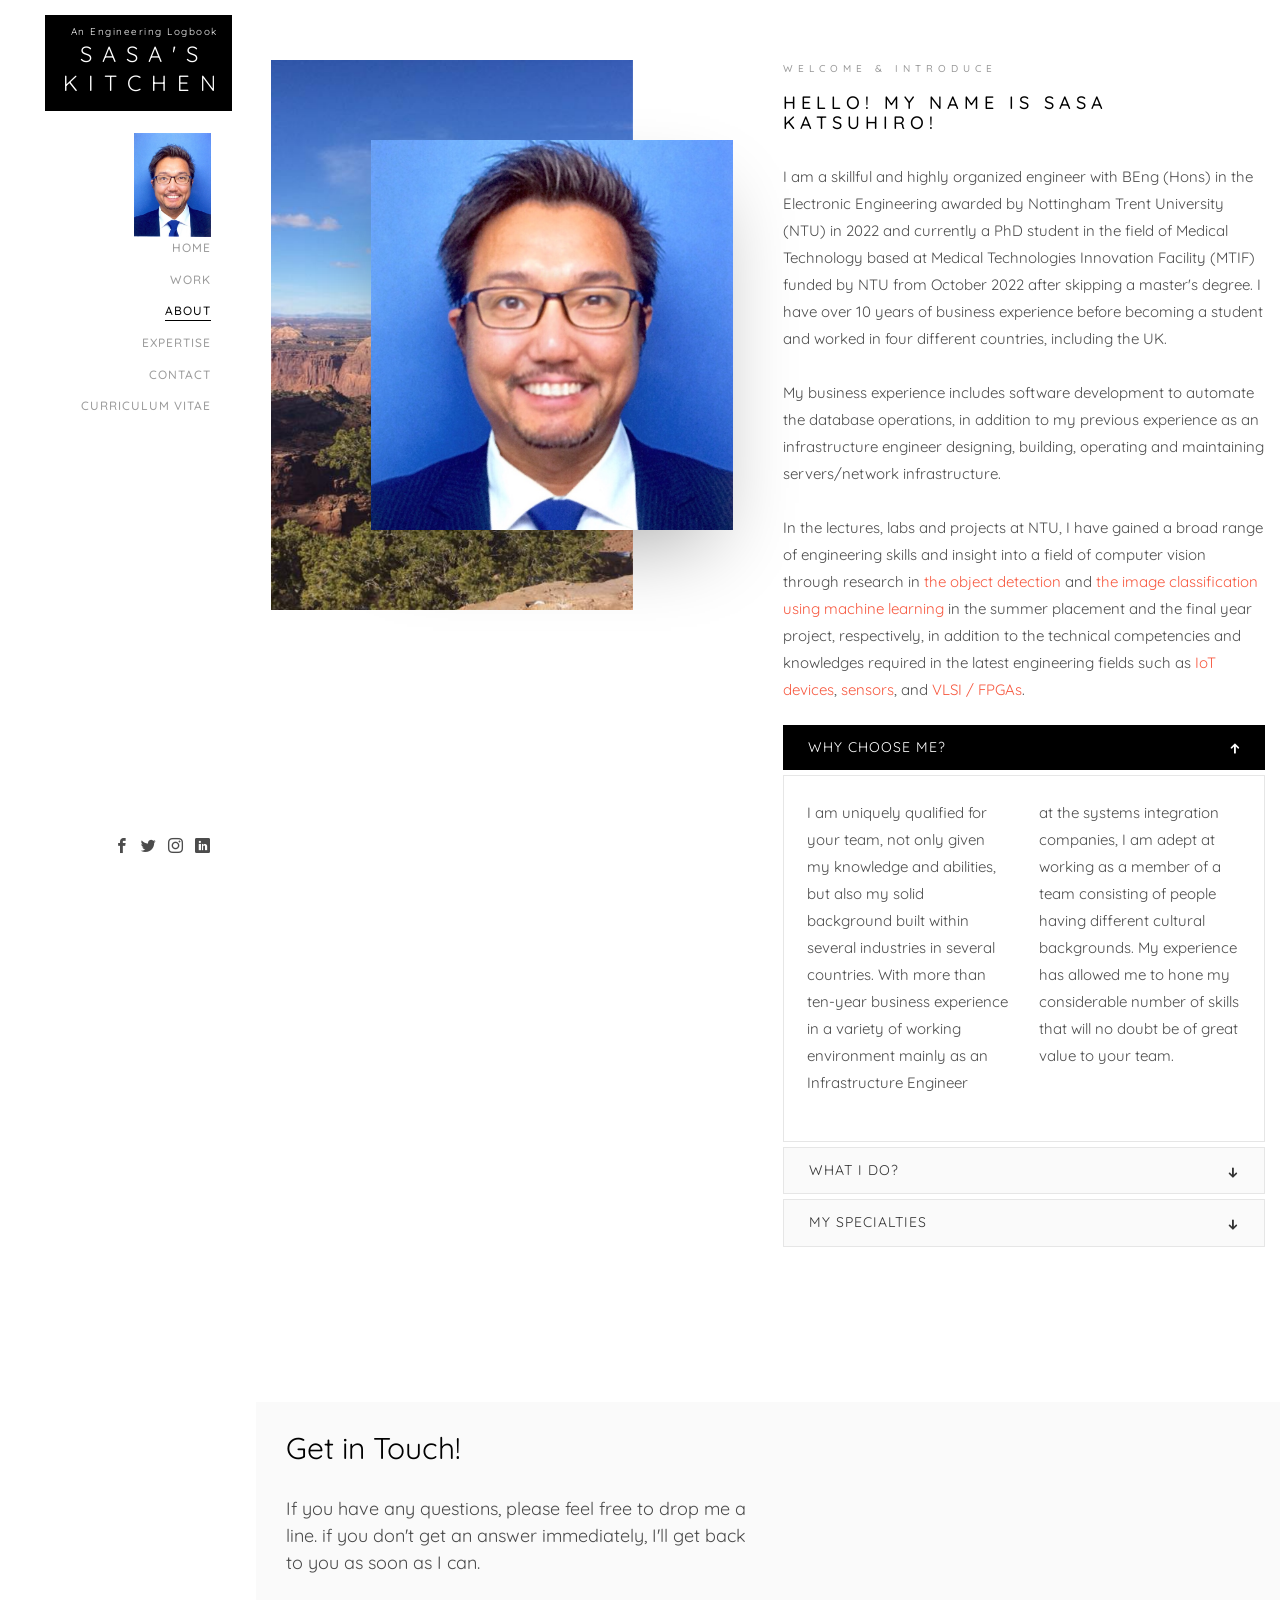
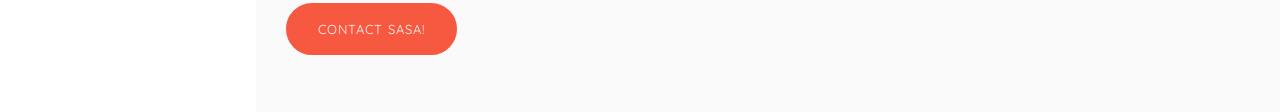
<file: about.html>
<!DOCTYPE HTML>
<html>
	<head>
	<meta charset="utf-8">
	<meta http-equiv="X-UA-Compatible" content="IE=edge">
	<title>About | Sasa's Kitchen</title>
	<meta name="viewport" content="width=device-width, initial-scale=1">
	<meta name="description" content="" />
	<meta name="keywords" content="" />
	<meta name="author" content="" />

  <!-- Facebook and Twitter integration -->
	<meta property="og:title" content=""/>
	<meta property="og:image" content=""/>
	<meta property="og:url" content=""/>
	<meta property="og:site_name" content=""/>
	<meta property="og:description" content=""/>
	<meta name="twitter:title" content="" />
	<meta name="twitter:image" content="" />
	<meta name="twitter:url" content="" />
	<meta name="twitter:card" content="" />

	<!-- Place favicon.ico and apple-touch-icon.png in the root directory -->
	<link rel="shortcut icon" href="favicon.ico?">

	<link href="https://fonts.googleapis.com/css?family=Quicksand:300,400,500,700" rel="stylesheet">
	
	<!-- Animate.css -->
	<link rel="stylesheet" href="css/animate.css">
	<!-- Icomoon Icon Fonts-->
	<link rel="stylesheet" href="css/icomoon.css">
	<!-- Bootstrap  -->
	<link rel="stylesheet" href="css/bootstrap.css">
	<!-- Flexslider  -->
	<link rel="stylesheet" href="css/flexslider.css">
	<!-- Theme style  -->
	<link rel="stylesheet" href="css/style.css">

	<!-- Modernizr JS -->
	<script src="js/modernizr-2.6.2.min.js"></script>
	<!-- FOR IE9 below -->
	<!--[if lt IE 9]>
	<script src="js/respond.min.js"></script>
	<![endif]-->

	</head>
	<body>
	<div id="colorlib-page">
		<a href="#" class="js-colorlib-nav-toggle colorlib-nav-toggle"><i></i></a>
		<aside id="colorlib-aside" role="complementary" class="border js-fullheight">
			<h1 id="colorlib-logo"><a href="index.html"><span style="font-size:45%;letter-spacing: 1.5px;text-transform:capitalize;">An Engineering Logbook</span><span>Sasa's</span><span>Kitchen</span></a></h1>
			<nav id="colorlib-main-menu" role="navigation">
				<ul>
					<a href="about.html"><img src="Sasa-Katsuhiro.jpg" width="77" height="104"></a>
					<li><a href="index.html">Home</a></li>
					<li><a href="work.html">Work</a></li>
					<li class="colorlib-active"><a href="about.html">About</a></li>
					<li><a href="expertise.html">Expertise</a></li>
					<!--<li><a href="blog.html">Blog</a></li>-->
					<li><a href="contact.html">Contact</a></li>
					<li><a href="data/Sasa_Katsuhiro_(Aug2020).pdf" target="_blank">Curriculum Vitae</a></li>
				</ul>
			</nav>

			<div class="colorlib-footer">
				<ul>
					<li><a href="https://www.facebook.com/katsuhiro.sasagaki"><i class="icon-facebook2"></i></a></li>
					<li><a href="https://twitter.com/ColoradoanPony"><i class="icon-twitter2"></i></a></li>
					<li><a href="https://www.instagram.com/sasagackiee/"><i class="icon-instagram"></i></a></li>
					<li><a href="https://www.linkedin.com/in/sasa-co/"><i class="icon-linkedin2"></i></a></li>
				</ul>
			</div>

		</aside>

		<div id="colorlib-main">
			<div class="colorlib-about">
				<div class="container-fluid">
					<div class="row">
						<div class="col-md-6">
							<div class="about-img animate-box" data-animate-effect="fadeInLeft" style="background-image: url(images/about_img_2.jpg);">
								<div class="about-img-2 animate-box" data-animate-effect="fadeInRight" style="background-image: url(images/about_img_3.jpg);"></div>
							</div>
						</div>
						<div class="col-md-6 animate-box" data-animate-effect="fadeInLeft">
							<div class="about-desc">
								<span class="heading-meta">Welcome &amp; Introduce</span>
								<h3>Hello! My name is Sasa Katsuhiro!</h3>
								<p>I am a skillful and highly organized engineer with BEng (Hons) in the Electronic Engineering awarded by Nottingham Trent University (NTU) in 2022 and currently a PhD student in the field of Medical Technology based at Medical Technologies Innovation Facility (MTIF) funded by NTU from October 2022 after skipping a master's degree. I have over 10 years of business experience before becoming a student and worked in four different countries, including the UK.
									
									<br><br>My business experience includes software development to automate the database operations, in addition to my previous experience as an infrastructure engineer designing, building, operating and maintaining servers/network infrastructure.
										
										<br><br>In the lectures, labs and projects at NTU, I have gained a broad range of engineering skills and insight into a field of computer vision through research in <a href="https://sasagackie.github.io/work/objectdetection.html" target="_blank" rel="noopener noreferrer">the object detection</a> and <a href="https://sasagackie.github.io/work/imageclassification.html" target="_blank" rel="noopener noreferrer">the image classification using machine learning</a> in the summer placement and the final year project, respectively, in addition to the technical competencies and knowledges required in the latest engineering fields such as <a href="https://v3.pebblepad.co.uk/spa/#/public/sHtWwMyyjW9y4MqWh3wqrg65Gy?historyId=tdmeTkyI6L&pageId=sHtWwMyyjW9y5fwtM55zdf6prW" target="_blank" rel="noopener noreferrer">IoT devices</a>, <a href="https://v3.pebblepad.co.uk/spa/#/public/sHtWwMyyjW9y4MqWh3wqrg65Gy?historyId=tdmeTkyI6L&pageId=sHtWwMyyjW9y5hkWtrMknp33kr" target="_blank" rel="noopener noreferrer">sensors</a>, and <a href="https://v3.pebblepad.co.uk/spa/#/public/sHtWwMyyjW9y4MqWh3wqrg65Gy?historyId=tdmeTkyI6L&pageId=sHtWwMyyjW9y55p4W8b9znp9HZ" target="_blank" rel="noopener noreferrer">VLSI / FPGAs</a>.
									</p>
							</div>
							<div class="fancy-collapse-panel">
								<div class="panel-group" id="accordion" role="tablist" aria-multiselectable="true">
									<div class="panel panel-default">
									    <div class="panel-heading" role="tab" id="headingOne">
									        <h4 class="panel-title">
									            <a data-toggle="collapse" data-parent="#accordion" href="#collapseOne" aria-expanded="true" aria-controls="collapseOne">Why choose me?
									            </a>
									        </h4>
									    </div>
									    <div id="collapseOne" class="panel-collapse collapse in" role="tabpanel" aria-labelledby="headingOne">
									         <div class="panel-body">
									            <div class="row">
										      		<div class="col-md-6">
										      			<p>I am uniquely qualified for your team, not only given my knowledge and abilities, 
															  but also my solid background built within several industries in several countries. 
															  With more than ten-year business experience in a variety of working environment mainly as 
															  an Infrastructure Engineer </p>
										      		</div>
										      		<div class="col-md-6">
										      			<p>  at the systems integration companies, I am adept at working as a member of a team consisting of people having different cultural backgrounds. 
															  My experience has allowed me to hone my considerable number of skills that will no doubt be of great value to your team.</p>
										      		</div>
										      	</div>
									         </div>
									    </div>
									</div>
									<div class="panel panel-default">
									    <div class="panel-heading" role="tab" id="headingTwo">
									        <h4 class="panel-title">
									            <a class="collapsed" data-toggle="collapse" data-parent="#accordion" href="#collapseTwo" aria-expanded="false" aria-controls="collapseTwo">What I do?
									            </a>
									        </h4>
									    </div>
									    <div id="collapseTwo" class="panel-collapse collapse" role="tabpanel" aria-labelledby="headingTwo">
									        <div class="panel-body">
									            <p>My expertise can be classified into <strong>6 categories</strong>:</p>
													<ul>
														<li>Coding Skill</li>
														<li>Circuit Design</li>
														<li>Object Detection w/ M.L.</li>
														<li>Network Design</li>
														<li>3D Modeling</li>
														<li>Servers Configurations</li>
													</ul>
									        </div>
									    </div>
									</div>
									<div class="panel panel-default">
									    <div class="panel-heading" role="tab" id="headingThree">
									        <h4 class="panel-title">
									            <a class="collapsed" data-toggle="collapse" data-parent="#accordion" href="#collapseThree" aria-expanded="false" aria-controls="collapseThree">My Specialties
									            </a>
									        </h4>
									    </div>
									    <div id="collapseThree" class="panel-collapse collapse" role="tabpanel" aria-labelledby="headingThree">
									        <div class="panel-body">
												<p>I am currently a Ph.D. candidate working on a 3-year project developing a smart wearable dressing with nano-printed sensors for patients with chronic wounds.
													The project is run by Nottingham Trent University, Nottingham University Hospital, and a partner company.	
									        </div>
									    </div>
									</div>
								</div>
							</div>
						</div>
					</div>
				</div>
			</div>

			

			<div id="get-in-touch" class="colorlib-bg-color">
				<div class="colorlib-narrow-content">
					<div class="row">
						<div class="col-md-6 animate-box" data-animate-effect="fadeInLeft">
							<h2>Get in Touch!</h2>
						</div>
					</div>
					<div class="row">
						<div class="col-md-6 col-md-offset-3 col-md-pull-3 animate-box" data-animate-effect="fadeInLeft">
							<p class="colorlib-lead">If you have any questions, please feel free to drop me a line.
								if you don't get an answer immediately, I'll get back to you as soon as I can.</p>
							<p><a href="https://sasagackie.github.io/contact.html" class="btn btn-primary btn-learn">Contact Sasa!</a></p>
						</div>
						
					</div>
				</div>
			</div>
		</div>
	</div>

	<!-- jQuery -->
	<script src="js/jquery.min.js"></script>
	<!-- jQuery Easing -->
	<script src="js/jquery.easing.1.3.js"></script>
	<!-- Bootstrap -->
	<script src="js/bootstrap.min.js"></script>
	<!-- Waypoints -->
	<script src="js/jquery.waypoints.min.js"></script>
	<!-- Flexslider -->
	<script src="js/jquery.flexslider-min.js"></script>
	<!-- Sticky Kit -->
	<script src="js/sticky-kit.min.js"></script>
	
	
	<!-- MAIN JS -->
	<script src="js/main.js"></script>

	</body>
</html>
</file>
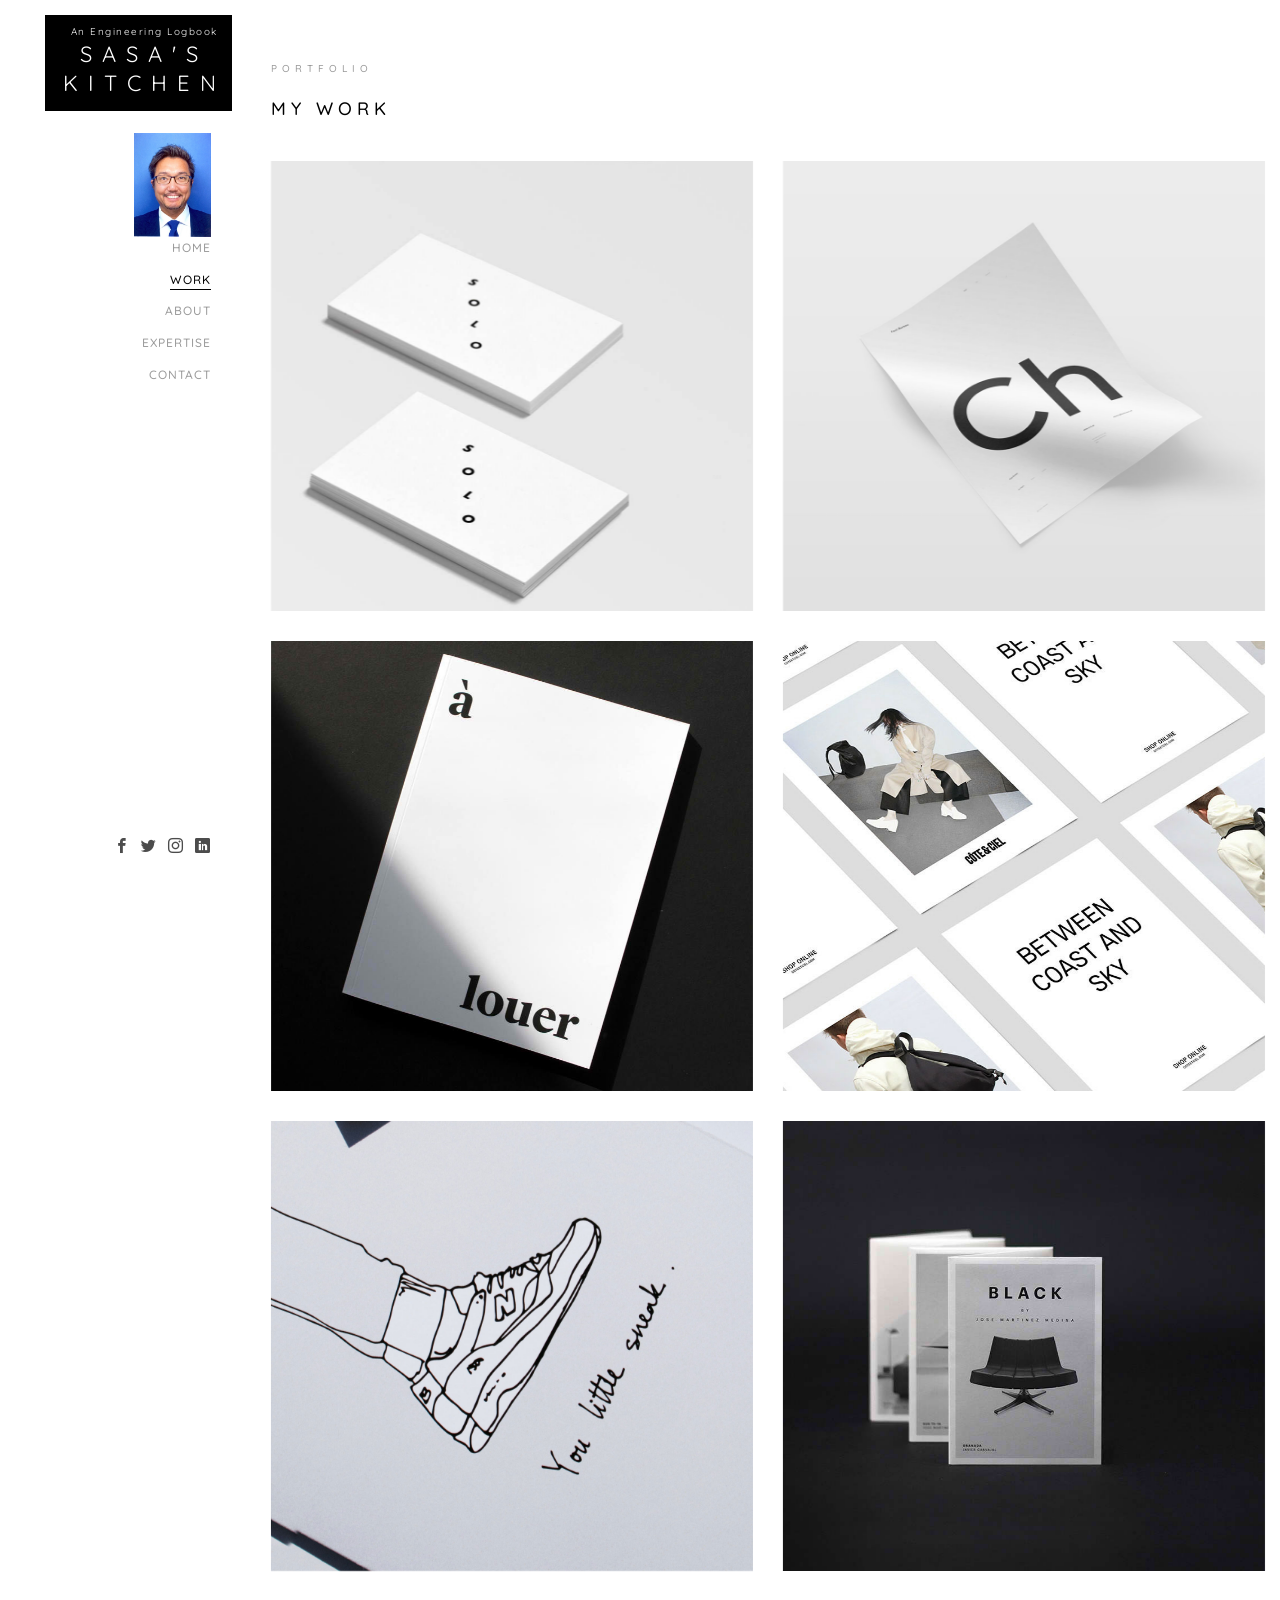
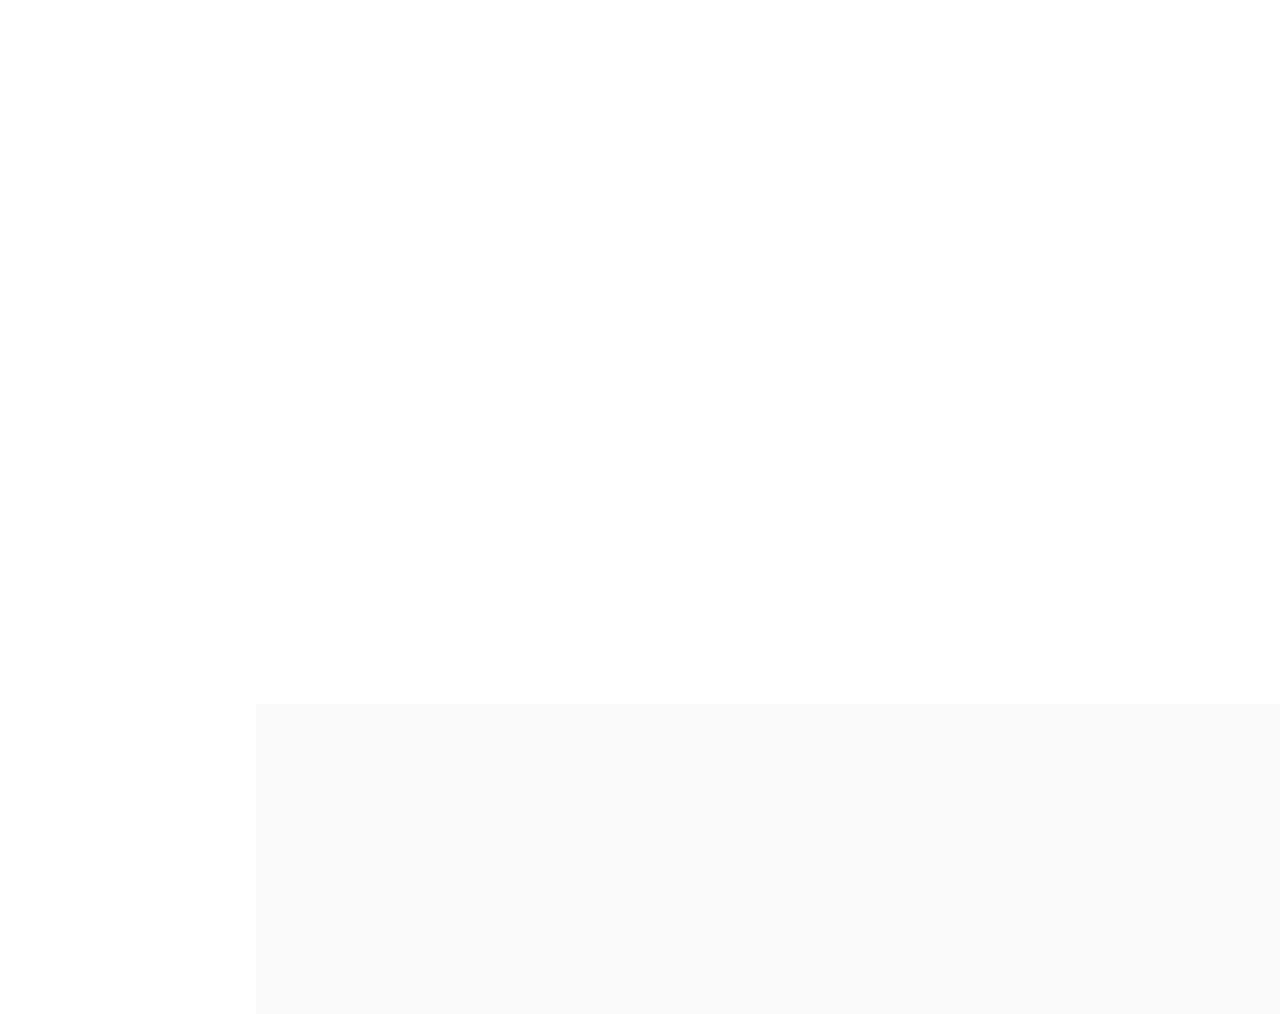
<file: blog.html>
<!DOCTYPE HTML>
<html>
	<head>
	<meta charset="utf-8">
	<meta http-equiv="X-UA-Compatible" content="IE=edge">
	<title>Work | Sasa's Kitchen</title>
	<meta name="viewport" content="width=device-width, initial-scale=1">
	<meta name="description" content="" />
	<meta name="keywords" content="" />
	<meta name="author" content="" />

  <!-- Facebook and Twitter integration -->
	<meta property="og:title" content=""/>
	<meta property="og:image" content=""/>
	<meta property="og:url" content=""/>
	<meta property="og:site_name" content=""/>
	<meta property="og:description" content=""/>
	<meta name="twitter:title" content="" />
	<meta name="twitter:image" content="" />
	<meta name="twitter:url" content="" />
	<meta name="twitter:card" content="" />

	<!-- Place favicon.ico and apple-touch-icon.png in the root directory -->
	<link rel="shortcut icon" href="favicon.ico?">

	<link href="https://fonts.googleapis.com/css?family=Quicksand:300,400,500,700" rel="stylesheet">
	
	<!-- Animate.css -->
	<link rel="stylesheet" href="css/animate.css">
	<!-- Icomoon Icon Fonts-->
	<link rel="stylesheet" href="css/icomoon.css">
	<!-- Bootstrap  -->
	<link rel="stylesheet" href="css/bootstrap.css">
	<!-- Flexslider  -->
	<link rel="stylesheet" href="css/flexslider.css">
	<!-- Theme style  -->
	<link rel="stylesheet" href="css/style.css">

	<!-- Modernizr JS -->
	<script src="js/modernizr-2.6.2.min.js"></script>
	<!-- FOR IE9 below -->
	<!--[if lt IE 9]>
	<script src="js/respond.min.js"></script>
	<![endif]-->

	</head>
	<body>
	<div id="colorlib-page">
		<a href="#" class="js-colorlib-nav-toggle colorlib-nav-toggle"><i></i></a>
		<aside id="colorlib-aside" role="complementary" class="border js-fullheight">
			<h1 id="colorlib-logo"><a href="index.html"><span style="font-size:45%;letter-spacing: 1.5px;text-transform:capitalize;">An Engineering Logbook</span><span>Sasa's</span><span>Kitchen</span></a></h1>
			<nav id="colorlib-main-menu" role="navigation">
				<ul>
					<a href="about.html"><img src="Sasa-Katsuhiro.jpg" width="77" height="104"></a>
					<li><a href="index.html">Home</a></li>
					<li class="colorlib-active"><a href="work.html">Work</a></li>
					<li><a href="about.html">About</a></li>
					<li><a href="expertise.html">Expertise</a></li>
					<!--<li><a href="blog.html">Blog</a></li>-->
					<li><a href="contact.html">Contact</a></li>
				</ul>
			</nav>

			<div class="colorlib-footer">
				<ul>
					<li><a href="https://www.facebook.com/katsuhiro.sasagaki"><i class="icon-facebook2"></i></a></li>
					<li><a href="https://twitter.com/ColoradoanPony"><i class="icon-twitter2"></i></a></li>
					<li><a href="https://www.instagram.com/sasagackiee/"><i class="icon-instagram"></i></a></li>
					<li><a href="https://www.linkedin.com/in/sasa-co/"><i class="icon-linkedin2"></i></a></li>
				</ul>
			</div>

		</aside>

		<div id="colorlib-main">

			<div class="colorlib-work">
				<div class="container-fluid">
					<div class="row">
						<div class="col-md-6 col-md-offset-3 col-md-pull-3">
							<span class="heading-meta">Portfolio</span>
							<h2 class="colorlib-heading animate-box" data-animate-effect="fadeInLeft">My Work</h2>
						</div>
					</div>
					<div class="row">
						<div class="col-md-6 animate-box" data-animate-effect="fadeInLeft">
							<div class="project" style="background-image: url(images/work-1.jpg);">
								<div class="desc">
									<div class="con">
										<h3><a href="work-single.html">Work 01</a></h3>
										<span>Branding, Ilustration</span>
										<p class="icon">
											<span><a href="#"><i class="icon-share3"></i></a></span>
											<span><a href="#"><i class="icon-eye"></i> 100</a></span>
											<span><a href="#"><i class="icon-heart"></i> 49</a></span>
										</p>
									</div>
								</div>
							</div>
						</div>
						<div class="col-md-6 animate-box" data-animate-effect="fadeInLeft">
							<div class="project" style="background-image: url(images/work-2.jpg);">
								<div class="desc">
									<div class="con">
										<h3><a href="work-single.html">Work 02</a></h3>
										<span>Logo, Web, Branding</span>
										<p class="icon">
											<span><a href="#"><i class="icon-share3"></i></a></span>
											<span><a href="#"><i class="icon-eye"></i> 100</a></span>
											<span><a href="#"><i class="icon-heart"></i> 49</a></span>
										</p>
									</div>
								</div>
							</div>
						</div>
						<div class="col-md-6 animate-box" data-animate-effect="fadeInLeft">
							<div class="project" style="background-image: url(images/work-3.jpg);">
								<div class="desc">
									<div class="con">
										<h3><a href="work-single.html">Work 03</a></h3>
										<span>Illustration, Logo</span>
										<p class="icon">
											<span><a href="#"><i class="icon-share3"></i></a></span>
											<span><a href="#"><i class="icon-eye"></i> 100</a></span>
											<span><a href="#"><i class="icon-heart"></i> 49</a></span>
										</p>
									</div>
								</div>
							</div>
						</div>
						<div class="col-md-6 animate-box" data-animate-effect="fadeInLeft">
							<div class="project" style="background-image: url(images/work-4.jpg);">
								<div class="desc">
									<div class="con">
										<h3><a href="work-single.html">Work 04</a></h3>
										<span>Web, Logo, Branding</span>
										<p class="icon">
											<span><a href="#"><i class="icon-share3"></i></a></span>
											<span><a href="#"><i class="icon-eye"></i> 100</a></span>
											<span><a href="#"><i class="icon-heart"></i> 49</a></span>
										</p>
									</div>
								</div>
							</div>
						</div>
						<div class="col-md-6 animate-box" data-animate-effect="fadeInLeft">
							<div class="project" style="background-image: url(images/work-5.jpg);">
								<div class="desc">
									<div class="con">
										<h3><a href="work-single.html">Work 05</a></h3>
										<span>Illustration, Logo</span>
										<p class="icon">
											<span><a href="#"><i class="icon-share3"></i></a></span>
											<span><a href="#"><i class="icon-eye"></i> 100</a></span>
											<span><a href="#"><i class="icon-heart"></i> 49</a></span>
										</p>
									</div>
								</div>
							</div>
						</div>
						<div class="col-md-6 animate-box" data-animate-effect="fadeInLeft">
							<div class="project" style="background-image: url(images/work-6.jpg);">
								<div class="desc">
									<div class="con">
										<h3><a href="work-single.html">Work 06</a></h3>
										<span>Web, Logo, Branding</span>
										<p class="icon">
											<span><a href="#"><i class="icon-share3"></i></a></span>
											<span><a href="#"><i class="icon-eye"></i> 100</a></span>
											<span><a href="#"><i class="icon-heart"></i> 49</a></span>
										</p>
									</div>
								</div>
							</div>
						</div>
						<div class="col-md-6 animate-box" data-animate-effect="fadeInLeft">
							<div class="project" style="background-image: url(images/work-7.jpg);">
								<div class="desc">
									<div class="con">
										<h3><a href="work-single.html">Work 07</a></h3>
										<span>Illustration, Logo</span>
										<p class="icon">
											<span><a href="#"><i class="icon-share3"></i></a></span>
											<span><a href="#"><i class="icon-eye"></i> 100</a></span>
											<span><a href="#"><i class="icon-heart"></i> 49</a></span>
										</p>
									</div>
								</div>
							</div>
						</div>
						<div class="col-md-6 animate-box" data-animate-effect="fadeInLeft">
							<div class="project" style="background-image: url(images/work-8.jpg);">
								<div class="desc">
									<div class="con">
										<h3><a href="work-single.html">Work 08</a></h3>
										<span>Web, Logo, Branding</span>
										<p class="icon">
											<span><a href="#"><i class="icon-share3"></i></a></span>
											<span><a href="#"><i class="icon-eye"></i> 100</a></span>
											<span><a href="#"><i class="icon-heart"></i> 49</a></span>
										</p>
									</div>
								</div>
							</div>
						</div>
					</div>
					<div class="row">
						<div class="col-md-12 animate-box" data-animate-effect="fadeInLeft">
							<ul class="pagination">
								<li class="disabled"><a href="#">&laquo;</a></li>
								<li class="active"><a href="#">1</a></li>
								<li><a href="#">2</a></li>
								<li><a href="#">3</a></li>
								<li><a href="#">4</a></li>
								<li><a href="#">&raquo;</a></li>
							</ul>
						</div>
					</div>
				</div>
			</div>

			<div id="get-in-touch" class="colorlib-bg-color">
				<div class="colorlib-narrow-content">
					<div class="row">
						<div class="col-md-6 animate-box" data-animate-effect="fadeInLeft">
							<h2>Get in Touch!</h2>
						</div>
					</div>
					<div class="row">
						<div class="col-md-6 col-md-offset-3 col-md-pull-3 animate-box" data-animate-effect="fadeInLeft">
							<p class="colorlib-lead">If you have any questions, please feel free to drop me a line.
								if you don't get an answer immediately, I'll get back to you as soon as I can.</p>
							<p><a href="https://sasagackie.github.io/contact.html" class="btn btn-primary btn-learn">Contact Sasa!</a></p>
						</div>
						
					</div>
				</div>
			</div>
		</div>
	</div>

	<!-- jQuery -->
	<script src="js/jquery.min.js"></script>
	<!-- jQuery Easing -->
	<script src="js/jquery.easing.1.3.js"></script>
	<!-- Bootstrap -->
	<script src="js/bootstrap.min.js"></script>
	<!-- Waypoints -->
	<script src="js/jquery.waypoints.min.js"></script>
	<!-- Flexslider -->
	<script src="js/jquery.flexslider-min.js"></script>
	<!-- Sticky Kit -->
	<script src="js/sticky-kit.min.js"></script>
	
	
	<!-- MAIN JS -->
	<script src="js/main.js"></script>

	</body>
</html>
</file>
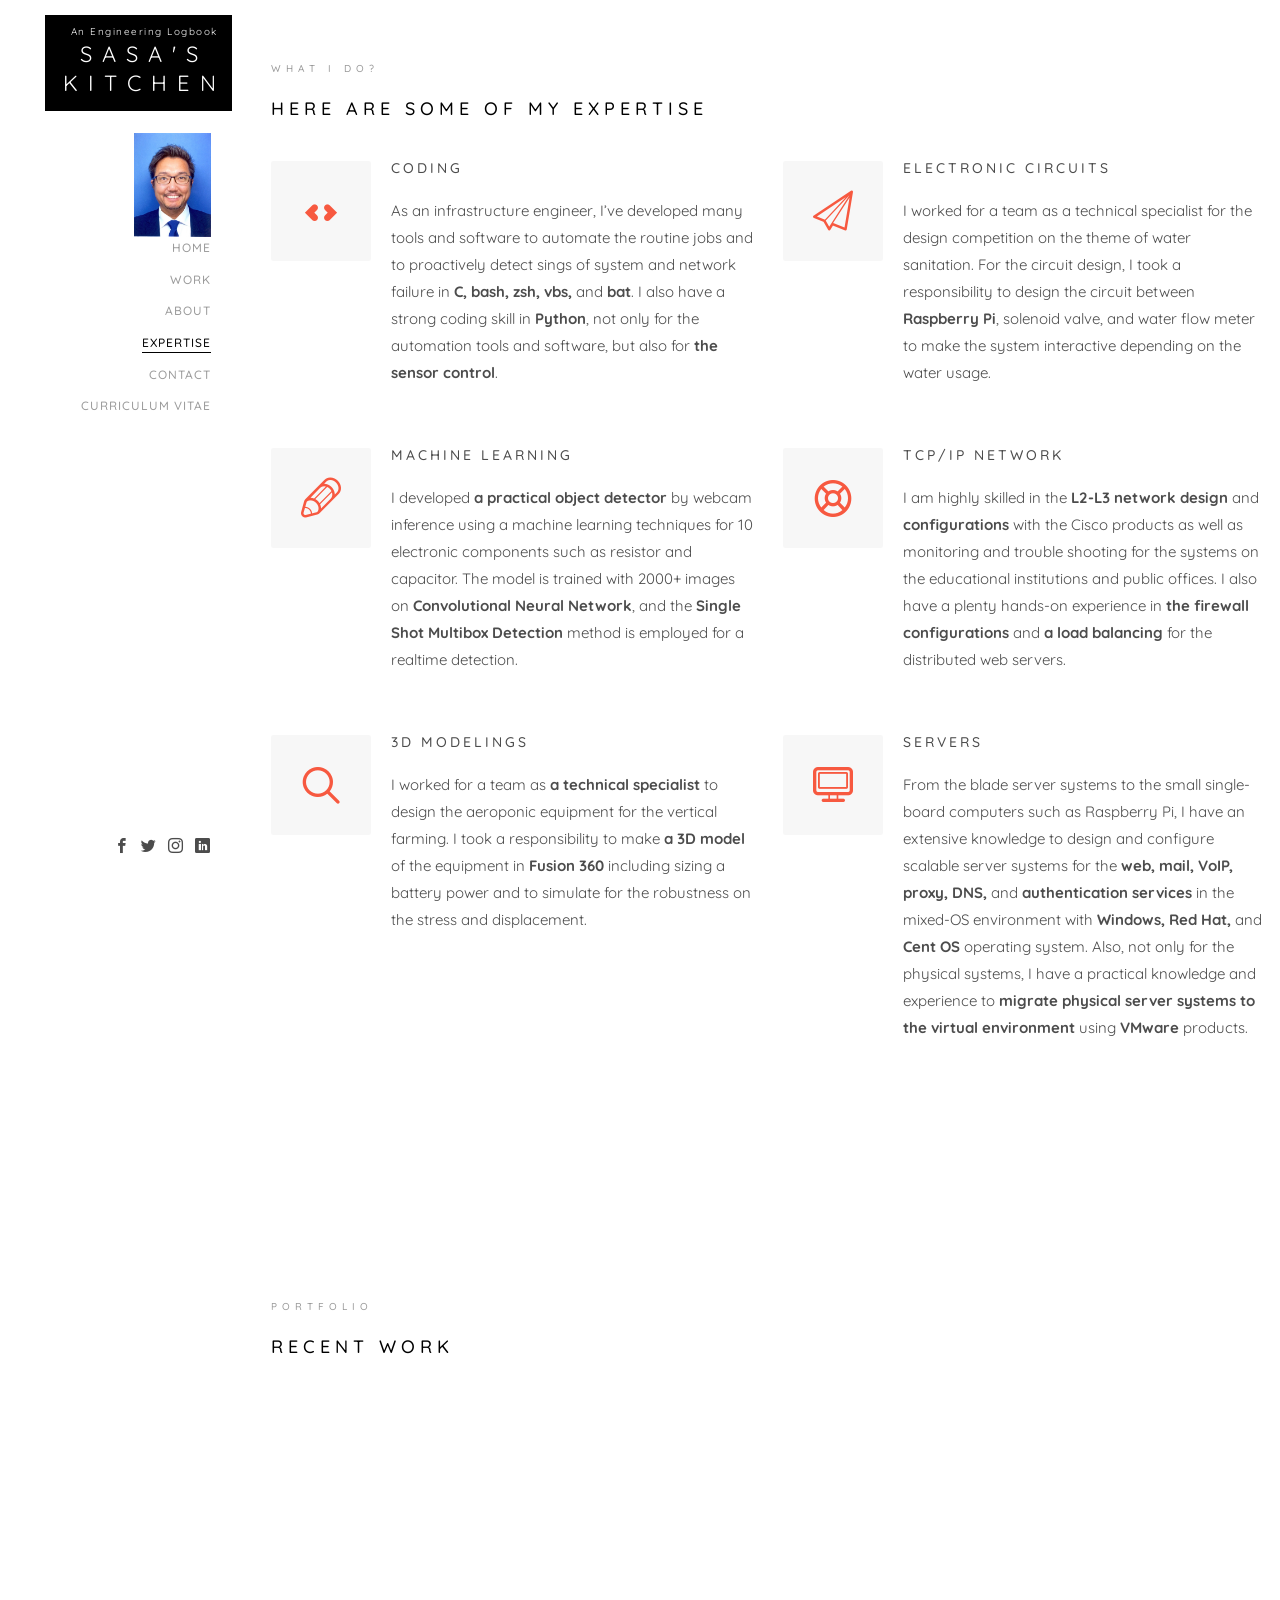
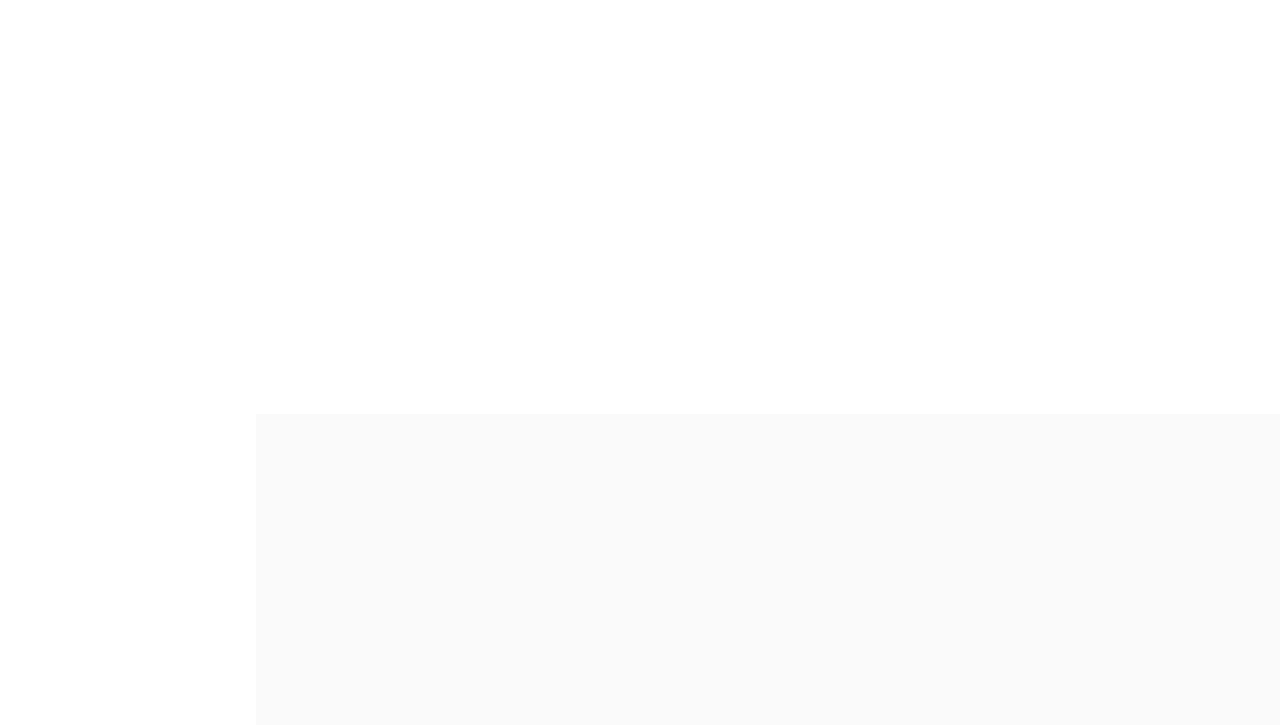
<file: expertise.html>
<!DOCTYPE HTML>
<html>
	<head>
	<meta charset="utf-8">
	<meta http-equiv="X-UA-Compatible" content="IE=edge">
	<title>Expertise | Sasa's Kitchen</title>
	<meta name="viewport" content="width=device-width, initial-scale=1">
	<meta name="description" content="" />
	<meta name="keywords" content="" />
	<meta name="author" content="" />

  <!-- Facebook and Twitter integration -->
	<meta property="og:title" content=""/>
	<meta property="og:image" content=""/>
	<meta property="og:url" content=""/>
	<meta property="og:site_name" content=""/>
	<meta property="og:description" content=""/>
	<meta name="twitter:title" content="" />
	<meta name="twitter:image" content="" />
	<meta name="twitter:url" content="" />
	<meta name="twitter:card" content="" />

	<!-- Place favicon.ico and apple-touch-icon.png in the root directory -->
	<link rel="shortcut icon" href="favicon.ico?">

	<link href="https://fonts.googleapis.com/css?family=Quicksand:300,400,500,700" rel="stylesheet">
	
	<!-- Animate.css -->
	<link rel="stylesheet" href="css/animate.css">
	<!-- Icomoon Icon Fonts-->
	<link rel="stylesheet" href="css/icomoon.css">
	<!-- Bootstrap  -->
	<link rel="stylesheet" href="css/bootstrap.css">
	<!-- Flexslider  -->
	<link rel="stylesheet" href="css/flexslider.css">
	<!-- Theme style  -->
	<link rel="stylesheet" href="css/style.css">

	<!-- Modernizr JS -->
	<script src="js/modernizr-2.6.2.min.js"></script>
	<!-- FOR IE9 below -->
	<!--[if lt IE 9]>
	<script src="js/respond.min.js"></script>
	<![endif]-->

	</head>
	<body>
	<div id="colorlib-page">
		<a href="#" class="js-colorlib-nav-toggle colorlib-nav-toggle"><i></i></a>
		<aside id="colorlib-aside" role="complementary" class="border js-fullheight">
			<h1 id="colorlib-logo"><a href="index.html"><span style="font-size:45%;letter-spacing: 1.5px;text-transform:capitalize;">An Engineering Logbook</span><span>Sasa's</span><span>Kitchen</span></a></h1>
			<nav id="colorlib-main-menu" role="navigation">
				<ul>
					<a href="about.html"><img src="Sasa-Katsuhiro.jpg" width="77" height="104"></a>
					<li><a href="index.html">Home</a></li>
					<li><a href="work.html">Work</a></li>
					<li><a href="about.html">About</a></li>
					<li class="colorlib-active"><a href="expertise.html">Expertise</a></li>
					<!--<li><a href="blog.html">Blog</a></li>-->
					<li><a href="contact.html">Contact</a></li>
					<li><a href="data/Sasa_Katsuhiro_(Aug2020).pdf" target="_blank">Curriculum Vitae</a></li>
				</ul>
			</nav>

			<div class="colorlib-footer">
				<ul>
					<li><a href="https://www.facebook.com/katsuhiro.sasagaki"><i class="icon-facebook2"></i></a></li>
					<li><a href="https://twitter.com/ColoradoanPony"><i class="icon-twitter2"></i></a></li>
					<li><a href="https://www.instagram.com/sasagackiee/"><i class="icon-instagram"></i></a></li>
					<li><a href="https://www.linkedin.com/in/sasa-co/"><i class="icon-linkedin2"></i></a></li>
				</ul>
			</div>

		</aside>

		<div id="colorlib-main">
			<div class="colorlib-services">
				<div class="container-fluid">
					<div class="row">
						<div class="col-md-6 col-md-offset-3 col-md-pull-3">
							<span class="heading-meta">What I do?</span>
							<h2 class="colorlib-heading animate-box" data-animate-effect="fadeInLeft">Here are some of my expertise</h2>
						</div>
					</div>
					<div class="row">
						<div class="col-md-6">
							<div class="colorlib-feature animate-box" data-animate-effect="fadeInLeft">
								<div class="colorlib-icon">
									<i class="icon-code"></i>
								</div>
								<div class="colorlib-text">
									<h3>Coding</h3>
									<p>As an infrastructure engineer, I’ve developed many tools and software to automate the routine jobs and to 
										proactively detect sings of system and network failure in <b>C, bash, zsh, vbs,</b> and <b>bat</b>. 
										I also have a strong coding skill in <b>Python</b>, not only for the automation tools and software, 
										but also for <b>the sensor control</b>. </p>
								</div>
							</div>

							<div class="colorlib-feature animate-box" data-animate-effect="fadeInLeft">
								<div class="colorlib-icon">
									<i class="icon-pen2"></i>
								</div>
								<div class="colorlib-text">
									<h3>Machine Learning</h3>
									<p>I developed <b>a practical object detector</b> by webcam inference using a machine learning techniques 
										for 10 electronic components such as resistor and capacitor. The model is trained with 2000+ images 
										on <b>Convolutional Neural Network</b>, and the <b>Single Shot Multibox Detection</b> method is employed for 
										a realtime detection. </p>
								</div>
							</div>

							<div class="colorlib-feature animate-box" data-animate-effect="fadeInLeft">
								<div class="colorlib-icon">
									<i class="icon-search3"></i>
								</div>
								<div class="colorlib-text">
									<h3>3D Modelings</h3>
									<p>I worked for a team as <b>a technical specialist</b> to design the aeroponic equipment for the vertical farming. 
										I took a responsibility to make <b>a 3D model</b> of the equipment in <b>Fusion 360</b> including sizing a battery power 
										and to simulate for the robustness on the stress and displacement. </p>
								</div>
							</div>
						</div>
						<div class="col-md-6">
							<div class="colorlib-feature animate-box" data-animate-effect="fadeInLeft">
								<div class="colorlib-icon">
									<i class="icon-paperplane"></i>
								</div>
								<div class="colorlib-text">
									<h3>Electronic Circuits</h3>
									<p>I worked for a team as a technical specialist for the design competition on the theme of water sanitation. 
										For the circuit design, I took a responsibility to design the circuit between <b>Raspberry Pi</b>, solenoid valve, 
										and water flow meter to make the system interactive depending on the water usage. </p>
								</div>
							</div>

							<div class="colorlib-feature animate-box" data-animate-effect="fadeInLeft">
								<div class="colorlib-icon">
									<i class="icon-help"></i>
								</div>
								<div class="colorlib-text">
									<h3>TCP/IP Network</h3>
									<p>I am highly skilled in the <b>L2-L3 network design</b> and <b>configurations</b> with the Cisco products as well as monitoring 
										and trouble shooting for the systems on the educational institutions and public offices. 
										I also have a plenty hands-on experience in <b>the firewall configurations</b> and <b>a load balancing</b> 
										for the distributed web servers. </p>
								</div>
							</div>

							<div class="colorlib-feature animate-box" data-animate-effect="fadeInLeft">
								<div class="colorlib-icon">
									<i class="icon-device-desktop"></i>
								</div>
								<div class="colorlib-text">
									<h3>Servers</h3>
									<p>From the blade server systems to the small single-board computers such as Raspberry Pi, I have an extensive knowledge 
										to design and configure scalable server systems for the <b>web, mail, VoIP, proxy, DNS,</b> and <b>authentication services</b> 
										in the mixed-OS environment with <b>Windows, Red Hat,</b> and <b>Cent OS</b> operating system. Also, not only for the physical systems, 
										I have a practical knowledge and experience to <b>migrate physical server systems to the virtual environment</b> using <b>VMware</b> products. </p>
								</div>
							</div>
						</div>
					</div>
				</div>
			</div>


			<div class="colorlib-work">
				<div class="container-fluid">
					<div class="row">
						<div class="col-md-6 col-md-offset-3 col-md-pull-3">
							<span class="heading-meta">Portfolio</span>
							<h2 class="colorlib-heading animate-box" data-animate-effect="fadeInLeft">Recent Work</h2>
						</div>
					</div>
					<div class="row">
						<div class="col-md-6 animate-box" data-animate-effect="fadeInLeft">
							<div class="project" style="background-image: url(work/images/AI-01.jpg);">
								<div class="desc">
									<div class="con">
										<h3><a href="work/objectdetection.html">REALTIME A.I. OBJECT DETECTOR FOR ELECTRONIC COMPONENTS</a></h3>
										<span>July 23, 2020 | Internship Project</span>
										<!--<p class="icon">
											<span><a href="#"><i class="icon-share3"></i></a></span>
											<span><a href="#"><i class="icon-eye"></i> 100</a></span>
											<span><a href="#"><i class="icon-heart"></i> 49</a></span>
										</p>-->
									</div>
								</div>
							</div>
						</div>
						<div class="col-md-6 animate-box" data-animate-effect="fadeInLeft">
							<div class="project" style="background-image: url(work/images/aqua-3d-02.jpg);">
								<div class="desc">
									<div class="con">
										<h3><a href="work/aquasustain.html">AEROPONIC VERTICAL FARMING SYSTEM, AQUASUSTAIN</a></h3>
										<span>May 29 , 2020 | Undergraduate Project</span>
										<!--<p class="icon">
											<span><a href="#"><i class="icon-share3"></i></a></span>
											<span><a href="#"><i class="icon-eye"></i> 100</a></span>
											<span><a href="#"><i class="icon-heart"></i> 49</a></span>
										</p>-->
									</div>
								</div>
							</div>
						</div>
					</div>
				</div>
			</div>

			<div id="get-in-touch" class="colorlib-bg-color">
				<div class="colorlib-narrow-content">
					<div class="row">
						<div class="col-md-6 animate-box" data-animate-effect="fadeInLeft">
							<h2>Get in Touch!</h2>
						</div>
					</div>
					<div class="row">
						<div class="col-md-6 col-md-offset-3 col-md-pull-3 animate-box" data-animate-effect="fadeInLeft">
							<p class="colorlib-lead">If you have any questions, please feel free to drop me a line.
								if you don't get an answer immediately, I'll get back to you as soon as I can.</p>
							<p><a href="https://sasagackie.github.io/contact.html" class="btn btn-primary btn-learn">Contact Sasa!</a></p>
						</div>
						
					</div>
				</div>
			</div>
		</div>
	</div>

	<!-- jQuery -->
	<script src="js/jquery.min.js"></script>
	<!-- jQuery Easing -->
	<script src="js/jquery.easing.1.3.js"></script>
	<!-- Bootstrap -->
	<script src="js/bootstrap.min.js"></script>
	<!-- Waypoints -->
	<script src="js/jquery.waypoints.min.js"></script>
	<!-- Flexslider -->
	<script src="js/jquery.flexslider-min.js"></script>
	<!-- Sticky Kit -->
	<script src="js/sticky-kit.min.js"></script>
	
	
	<!-- MAIN JS -->
	<script src="js/main.js"></script>

	</body>
</html>
</file>
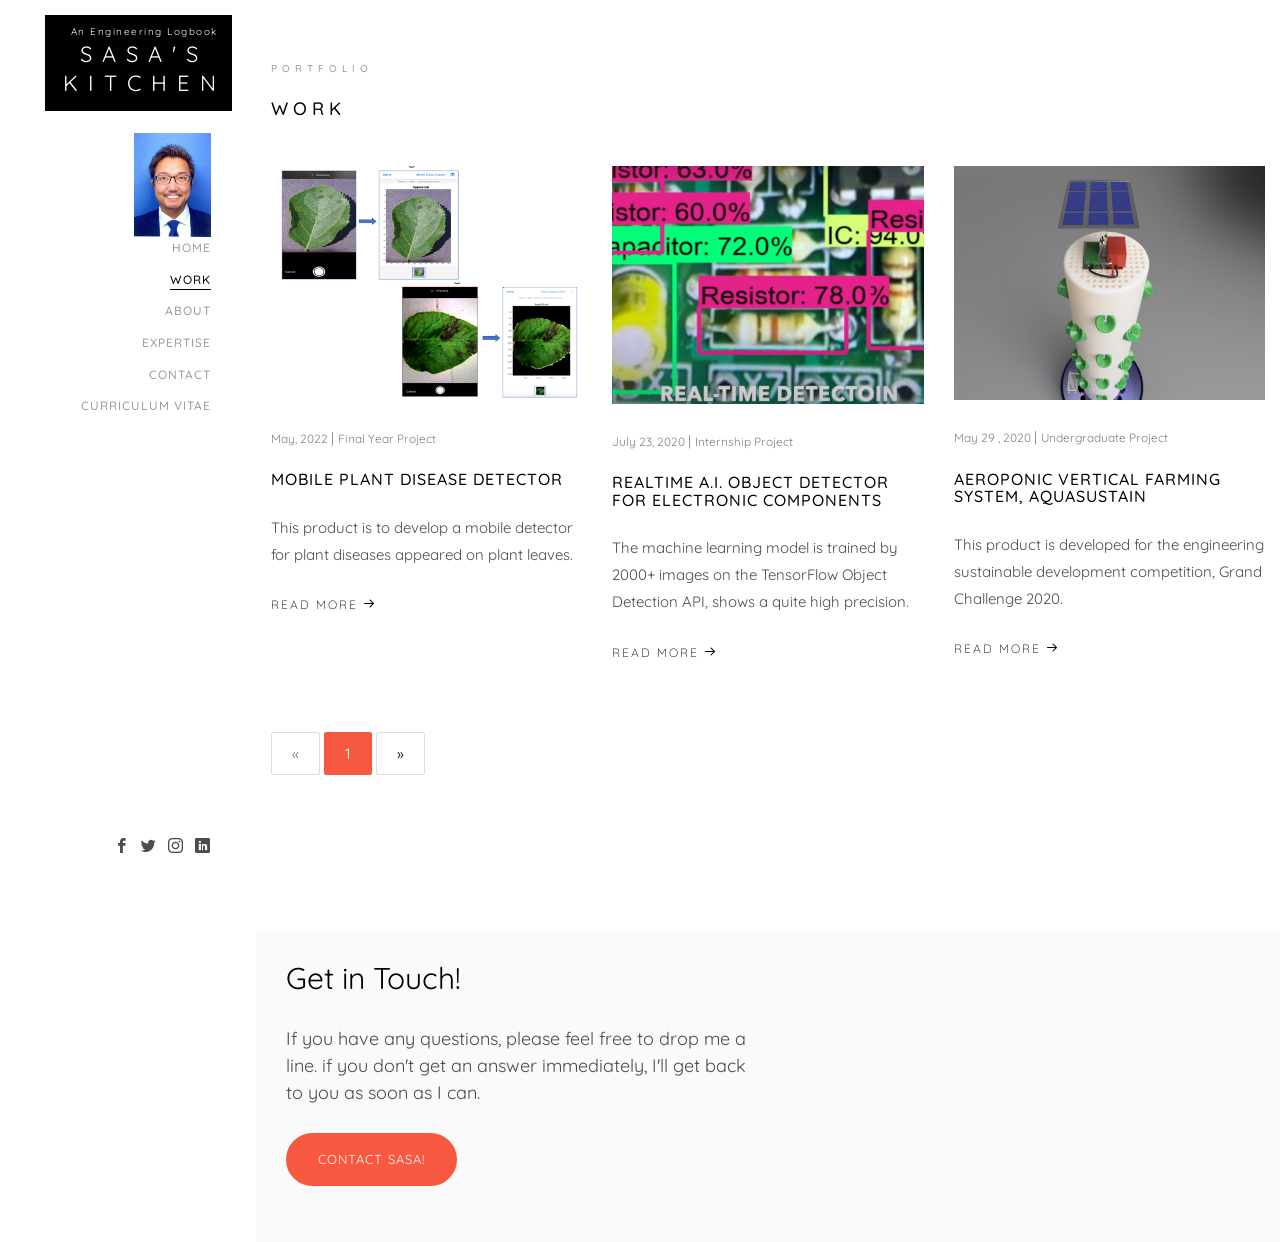
<file: work.html>
<!DOCTYPE HTML>
<html>
	<head>
	<meta charset="utf-8">
	<meta http-equiv="X-UA-Compatible" content="IE=edge">
	<title>Work | Sasa's Kitchen</title>
	<meta name="viewport" content="width=device-width, initial-scale=1">
	<meta name="description" content="" />
	<meta name="keywords" content="" />
	<meta name="author" content="" />

  <!-- Facebook and Twitter integration -->
	<meta property="og:title" content=""/>
	<meta property="og:image" content=""/>
	<meta property="og:url" content=""/>
	<meta property="og:site_name" content=""/>
	<meta property="og:description" content=""/>
	<meta name="twitter:title" content="" />
	<meta name="twitter:image" content="" />
	<meta name="twitter:url" content="" />
	<meta name="twitter:card" content="" />

	<!-- Place favicon.ico and apple-touch-icon.png in the root directory -->
	<link rel="shortcut icon" href="favicon.ico?">

	<link href="https://fonts.googleapis.com/css?family=Quicksand:300,400,500,700" rel="stylesheet">
	
	<!-- Animate.css -->
	<link rel="stylesheet" href="css/animate.css">
	<!-- Icomoon Icon Fonts-->
	<link rel="stylesheet" href="css/icomoon.css">
	<!-- Bootstrap  -->
	<link rel="stylesheet" href="css/bootstrap.css">
	<!-- Flexslider  -->
	<link rel="stylesheet" href="css/flexslider.css">
	<!-- Theme style  -->
	<link rel="stylesheet" href="css/style.css">

	<!-- Modernizr JS -->
	<script src="js/modernizr-2.6.2.min.js"></script>
	<!-- FOR IE9 below -->
	<!--[if lt IE 9]>
	<script src="js/respond.min.js"></script>
	<![endif]-->

	</head>
	<body>
	<div id="colorlib-page">
		<a href="#" class="js-colorlib-nav-toggle colorlib-nav-toggle"><i></i></a>
		<aside id="colorlib-aside" role="complementary" class="border js-fullheight">
			<h1 id="colorlib-logo"><a href="index.html"><span style="font-size:45%;letter-spacing: 1.5px;text-transform:capitalize;">An Engineering Logbook</span><span>Sasa's</span><span>Kitchen</span></a></h1>
			<nav id="colorlib-main-menu" role="navigation">
				<ul>
					<a href="about.html"><img src="Sasa-Katsuhiro.jpg" width="77" height="104"></a>
					<li><a href="index.html">Home</a></li>
					<li class="colorlib-active"><a href="work.html">Work</a></li>
					<li><a href="about.html">About</a></li>
					<li><a href="expertise.html">Expertise</a></li>
					<!--<li><a href="blog.html">Blog</a></li>-->
					<li><a href="contact.html">Contact</a></li>
					<li><a href="data/Sasa_Katsuhiro_(Aug2020).pdf" target="_blank">Curriculum Vitae</a></li>
				</ul>
			</nav>

			<div class="colorlib-footer">
				<ul>
					<li><a href="#"><i class="icon-facebook2"></i></a></li>
					<li><a href="#"><i class="icon-twitter2"></i></a></li>
					<li><a href="#"><i class="icon-instagram"></i></a></li>
					<li><a href="#"><i class="icon-linkedin2"></i></a></li>
				</ul>
			</div>

		</aside>

		<div id="colorlib-main">
			<div class="colorlib-blog">
				<div class="container-fluid">
					<div class="row">
						<div class="col-md-6 col-md-offset-3 col-md-pull-3">
							<span class="heading-meta">Portfolio</span>
							<h2 class="colorlib-heading animate-box" data-animate-effect="fadeInLeft">Work</h2>
						</div>
					</div>
					<div class="row">
						<div class="col-md-4 col-sm-6 animate-box" data-animate-effect="fadeInLeft">
							<div class="blog-entry">
								<a href="work/imageclassification.html" class="blog-img"><img src="work/images/IC-06.png" class="img-responsive" alt="Plant Disease Detector"></a>
								<div class="desc">
									<span><small>May, 2022 </small> | <small> Final Year Project </small></span>
									<h3><a href="work/imageclassification.html">MOBILE PLANT DISEASE DETECTOR</a></h3>
									<p>This product is to develop a mobile detector for plant diseases appeared on plant leaves.</p>
									<a href="work/imageclassification.html" class="lead">Read More <i class="icon-arrow-right3"></i></a>
								</div>
							</div>
						</div>
						<div class="col-md-4 col-sm-6 animate-box" data-animate-effect="fadeInLeft">
							<div class="blog-entry">
								<a href="work/objectdetection.html" class="blog-img"><img src="work/images/AI-01.jpg" class="img-responsive" alt="Realtime AI Object Detection"></a>
								<div class="desc">
									<span><small>July 23, 2020 </small> | <small> Internship Project </small></span>
									<h3><a href="work/objectdetection.html">Realtime A.I. Object Detector for Electronic Components</a></h3>
									<p>The machine learning model is trained by 2000+ images on the TensorFlow Object Detection API, shows a quite high precision.</p>
									<a href="work/objectdetection.html" class="lead">Read More <i class="icon-arrow-right3"></i></a>
								</div>
							</div>
						</div>
						<div class="col-md-4 col-sm-6 animate-box" data-animate-effect="fadeInLeft">
							<div class="blog-entry">
								<a href="work/aquasustain.html" class="blog-img"><img src="work/images/aqua-3d-02.jpg" class="img-responsive" alt="AquaSustain"></a>
								<div class="desc">
									<span><small>May 29 , 2020 </small> | <small> Undergraduate Project </small></span>
									<h3><a href="work/aquasustain.html">AEROPONIC VERTICAL FARMING SYSTEM, AquaSustain</a></h3>
									<p>This product is developed for the engineering sustainable development competition, Grand Challenge 2020.</p>
									<a href="work/aquasustain.html" class="lead">Read More <i class="icon-arrow-right3"></i></a>
								</div>
							</div>
						</div>
						
						<!--<div class="col-md-4 col-sm-6 animate-box" data-animate-effect="fadeInLeft">
							<div class="blog-entry">
								<a href="blog.html" class="blog-img"><img src="images/img-3.jpg" class="img-responsive" alt=""></a>
								<div class="desc">
									<span><small>Feb 07, 2018 </small> | <small> Inspiration </small> | <small> <i class="icon-bubble3"></i> 4</small></span>
									<h3><a href="blog.html">Make website from scratch</a></h3>
									<p>Separated they live in Bookmarksgrove right at the coast of the Semantics, a large language ocean.</p>
									<a href="blog.html" class="lead">Read More <i class="icon-arrow-right3"></i></a>
								</div>
							</div>
						</div>
						<div class="col-md-4 col-sm-6 animate-box" data-animate-effect="fadeInLeft">
							<div class="blog-entry">
								<a href="blog.html" class="blog-img"><img src="images/img-4.jpg" class="img-responsive" alt=""></a>
								<div class="desc">
									<span><small>Feb 07, 2018 </small> | <small> Web Design </small> | <small> <i class="icon-bubble3"></i> 4</small></span>
									<h3><a href="blog.html">18 Awesome sites</a></h3>
									<p>Separated they live in Bookmarksgrove right at the coast of the Semantics, a large language ocean.</p>
									<a href="blog.html" class="lead">Read More <i class="icon-arrow-right3"></i></a>
								</div>
							</div>
						</div>
						<div class="col-md-4 col-sm-6 animate-box" data-animate-effect="fadeInLeft">
							<div class="blog-entry">
								<a href="blog.html" class="blog-img"><img src="images/img-5.jpg" class="img-responsive" alt=""></a>
								<div class="desc">
									<span><small>Feb 07, 2018 </small> | <small> Web Design </small> | <small> <i class="icon-bubble3"></i> 4</small></span>
									<h3><a href="blog.html">Wordpress for a Beginner</a></h3>
									<p>Separated they live in Bookmarksgrove right at the coast of the Semantics, a large language ocean.</p>
									<a href="blog.html" class="lead">Read More <i class="icon-arrow-right3"></i></a>
								</div>
							</div>
						</div>
						<div class="col-md-4 col-sm-6 animate-box" data-animate-effect="fadeInLeft">
							<div class="blog-entry">
								<a href="blog.html" class="blog-img"><img src="images/img-6.jpg" class="img-responsive" alt=""></a>
								<div class="desc">
									<span><small>Feb 07, 2018 </small> | <small> Inspiration </small> | <small> <i class="icon-bubble3"></i> 4</small></span>
									<h3><a href="blog.html">Make website from scratch</a></h3>
									<p>Separated they live in Bookmarksgrove right at the coast of the Semantics, a large language ocean.</p>
									<a href="blog.html" class="lead">Read More <i class="icon-arrow-right3"></i></a>
								</div>
							</div>
						</div>
						<div class="col-md-4 col-sm-6 animate-box" data-animate-effect="fadeInLeft">
							<div class="blog-entry">
								<a href="blog.html" class="blog-img"><img src="images/img-7.jpg" class="img-responsive" alt=""></a>
								<div class="desc">
									<span><small>Feb 07, 2018 </small> | <small> Web Design </small> | <small> <i class="icon-bubble3"></i> 4</small></span>
									<h3><a href="blog.html">18 Awesome sites</a></h3>
									<p>Separated they live in Bookmarksgrove right at the coast of the Semantics, a large language ocean.</p>
									<a href="blog.html" class="lead">Read More <i class="icon-arrow-right3"></i></a>
								</div>
							</div>
						</div>
						<div class="col-md-4 col-sm-6 animate-box" data-animate-effect="fadeInLeft">
							<div class="blog-entry">
								<a href="blog.html" class="blog-img"><img src="images/img-8.jpg" class="img-responsive" alt=""></a>
								<div class="desc">
									<span><small>Feb 07, 2018 </small> | <small> Web Design </small> | <small> <i class="icon-bubble3"></i> 4</small></span>
									<h3><a href="blog.html">Wordpress for a Beginner</a></h3>
									<p>Separated they live in Bookmarksgrove right at the coast of the Semantics, a large language ocean.</p>
									<a href="blog.html" class="lead">Read More <i class="icon-arrow-right3"></i></a>
								</div>
							</div>
						</div>
						<div class="col-md-4 col-sm-6 animate-box" data-animate-effect="fadeInLeft">
							<div class="blog-entry">
								<a href="blog.html" class="blog-img"><img src="images/img-9.jpg" class="img-responsive" alt=""></a>
								<div class="desc">
									<span><small>Feb 07, 2018 </small> | <small> Inspiration </small> | <small> <i class="icon-bubble3"></i> 4</small></span>
									<h3><a href="blog.html">Make website from scratch</a></h3>
									<p>Separated they live in Bookmarksgrove right at the coast of the Semantics, a large language ocean.</p>
									<a href="blog.html" class="lead">Read More <i class="icon-arrow-right3"></i></a>
								</div>
							</div>
						</div>-->
					</div>

					<div class="row">
						<div class="col-md-12 animate-box" data-animate-effect="fadeInLeft">
							<ul class="pagination">
								<li class="disabled"><a href="#">&laquo;</a></li>
								<li class="active"><a href="#">1</a></li>
								<!--<li><a href="#">2</a></li>
								<li><a href="#">3</a></li>
								<li><a href="#">4</a></li>-->
								<li><a href="#">&raquo;</a></li>
							</ul>
						</div>
					</div>
				</div>
			</div>

			<div id="get-in-touch" class="colorlib-bg-color">
				<div class="colorlib-narrow-content">
					<div class="row">
						<div class="col-md-6 animate-box" data-animate-effect="fadeInLeft">
							<h2>Get in Touch!</h2>
						</div>
					</div>
					<div class="row">
						<div class="col-md-6 col-md-offset-3 col-md-pull-3 animate-box" data-animate-effect="fadeInLeft">
							<p class="colorlib-lead">If you have any questions, please feel free to drop me a line.
								if you don't get an answer immediately, I'll get back to you as soon as I can.</p>
							<p><a href="contact.html" class="btn btn-primary btn-learn">Contact Sasa!</a></p>
						</div>
						
					</div>
				</div>
			</div>
		</div>
	</div>

	<!-- jQuery -->
	<script src="js/jquery.min.js"></script>
	<!-- jQuery Easing -->
	<script src="js/jquery.easing.1.3.js"></script>
	<!-- Bootstrap -->
	<script src="js/bootstrap.min.js"></script>
	<!-- Waypoints -->
	<script src="js/jquery.waypoints.min.js"></script>
	<!-- Flexslider -->
	<script src="js/jquery.flexslider-min.js"></script>
	<!-- Sticky Kit -->
	<script src="js/sticky-kit.min.js"></script>
	
	
	<!-- MAIN JS -->
	<script src="js/main.js"></script>

	</body>
</html>
</file>
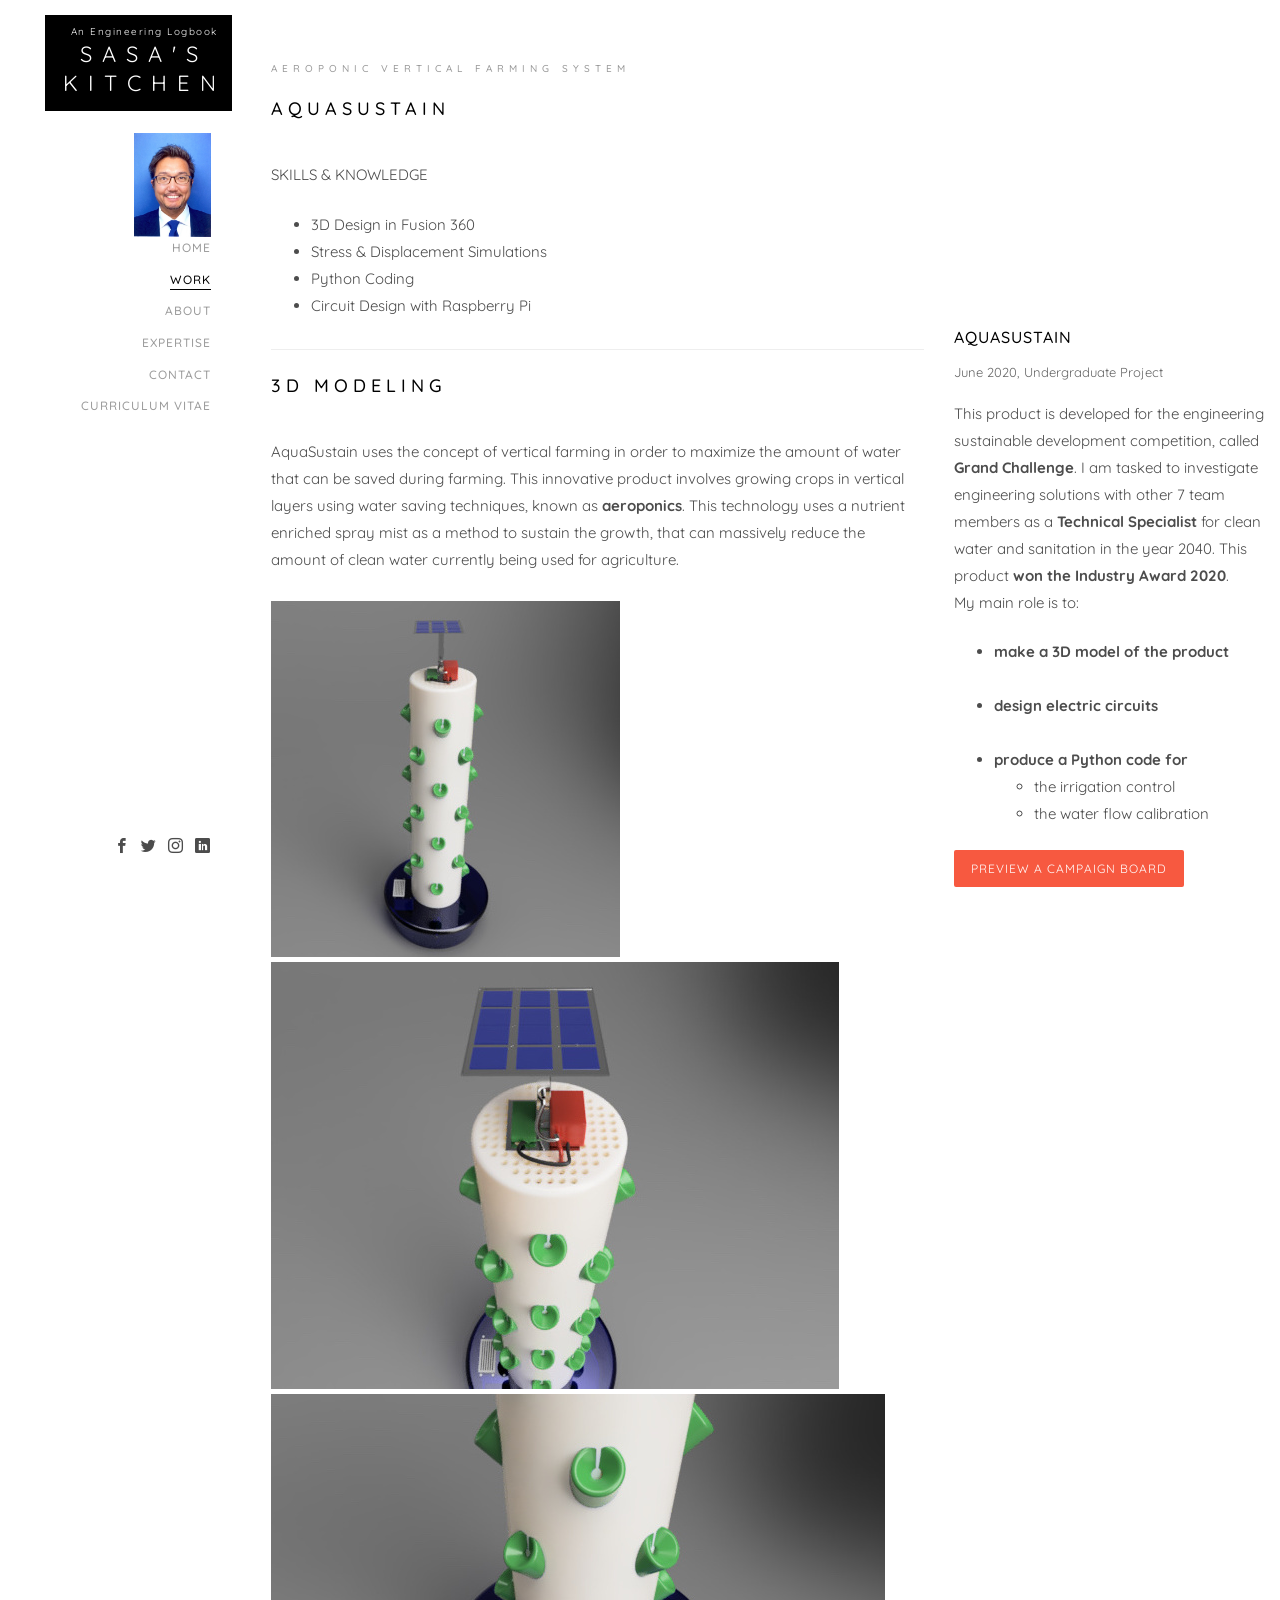
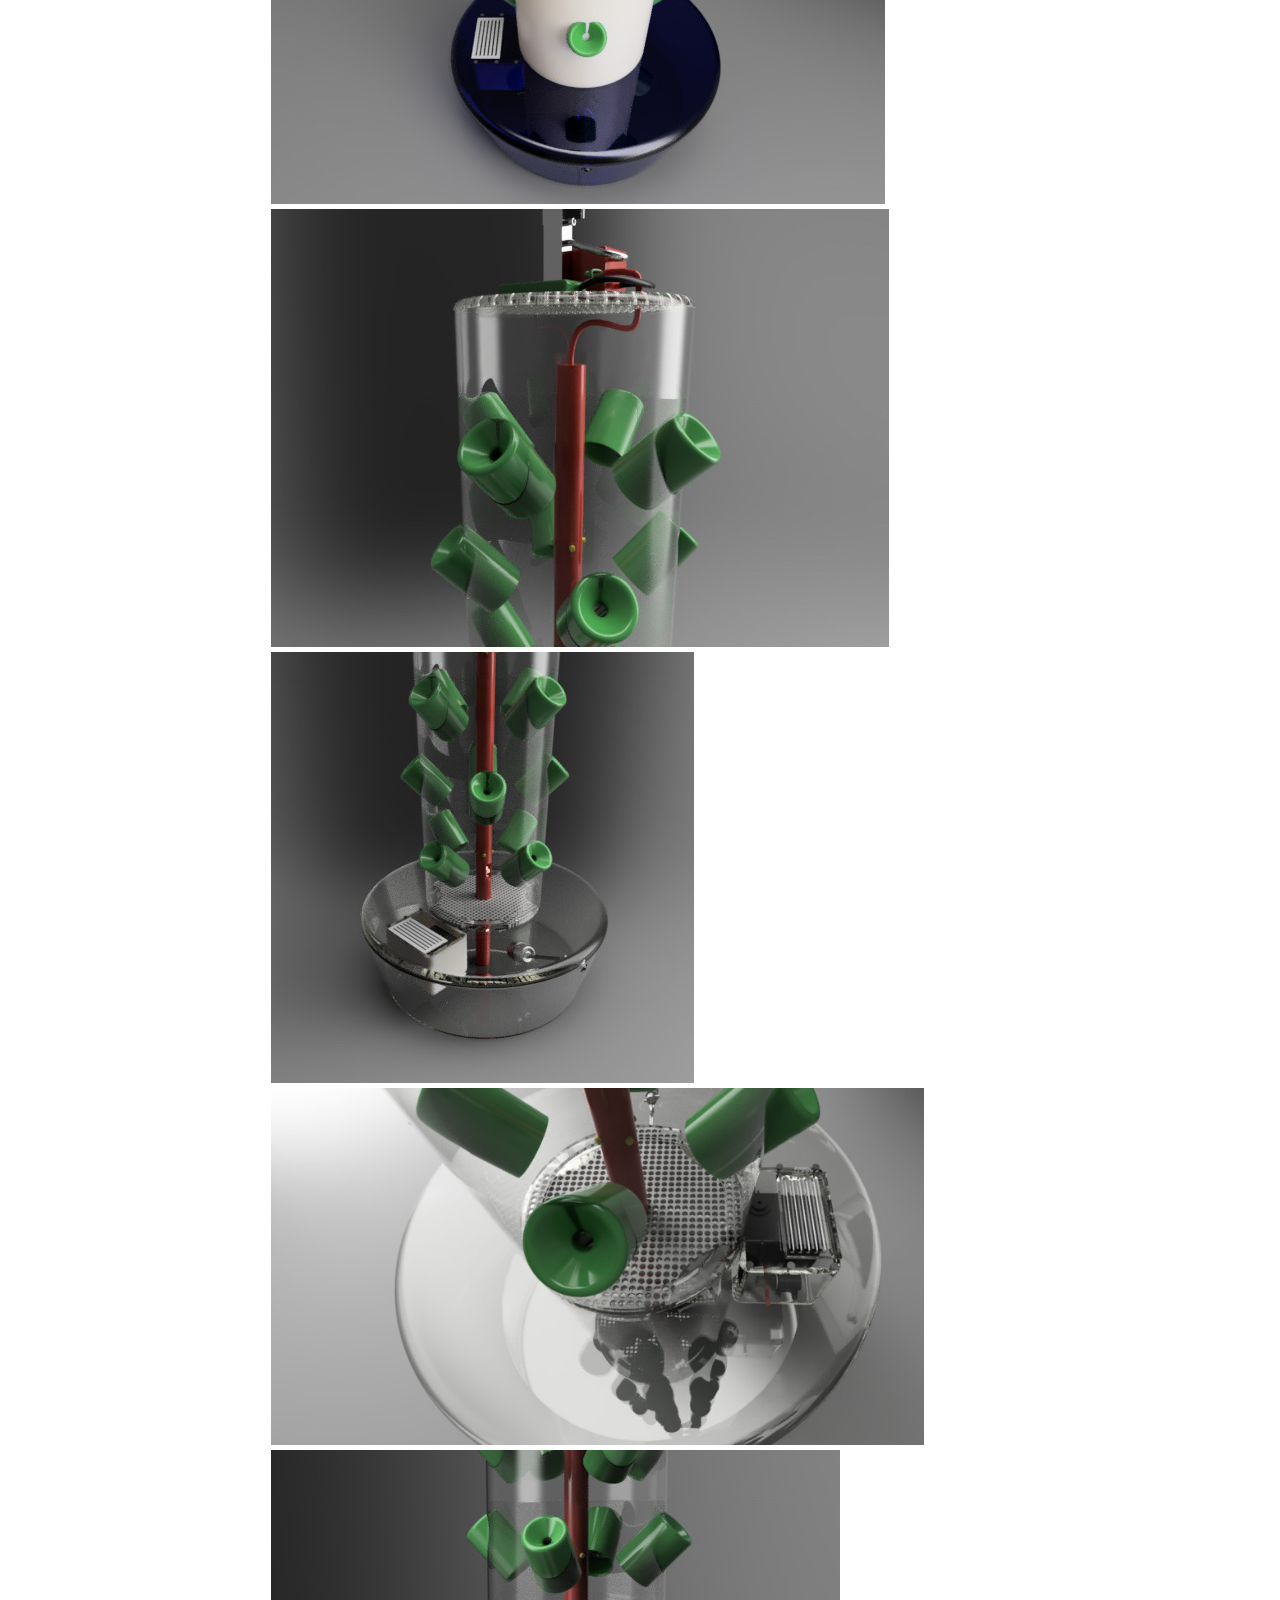
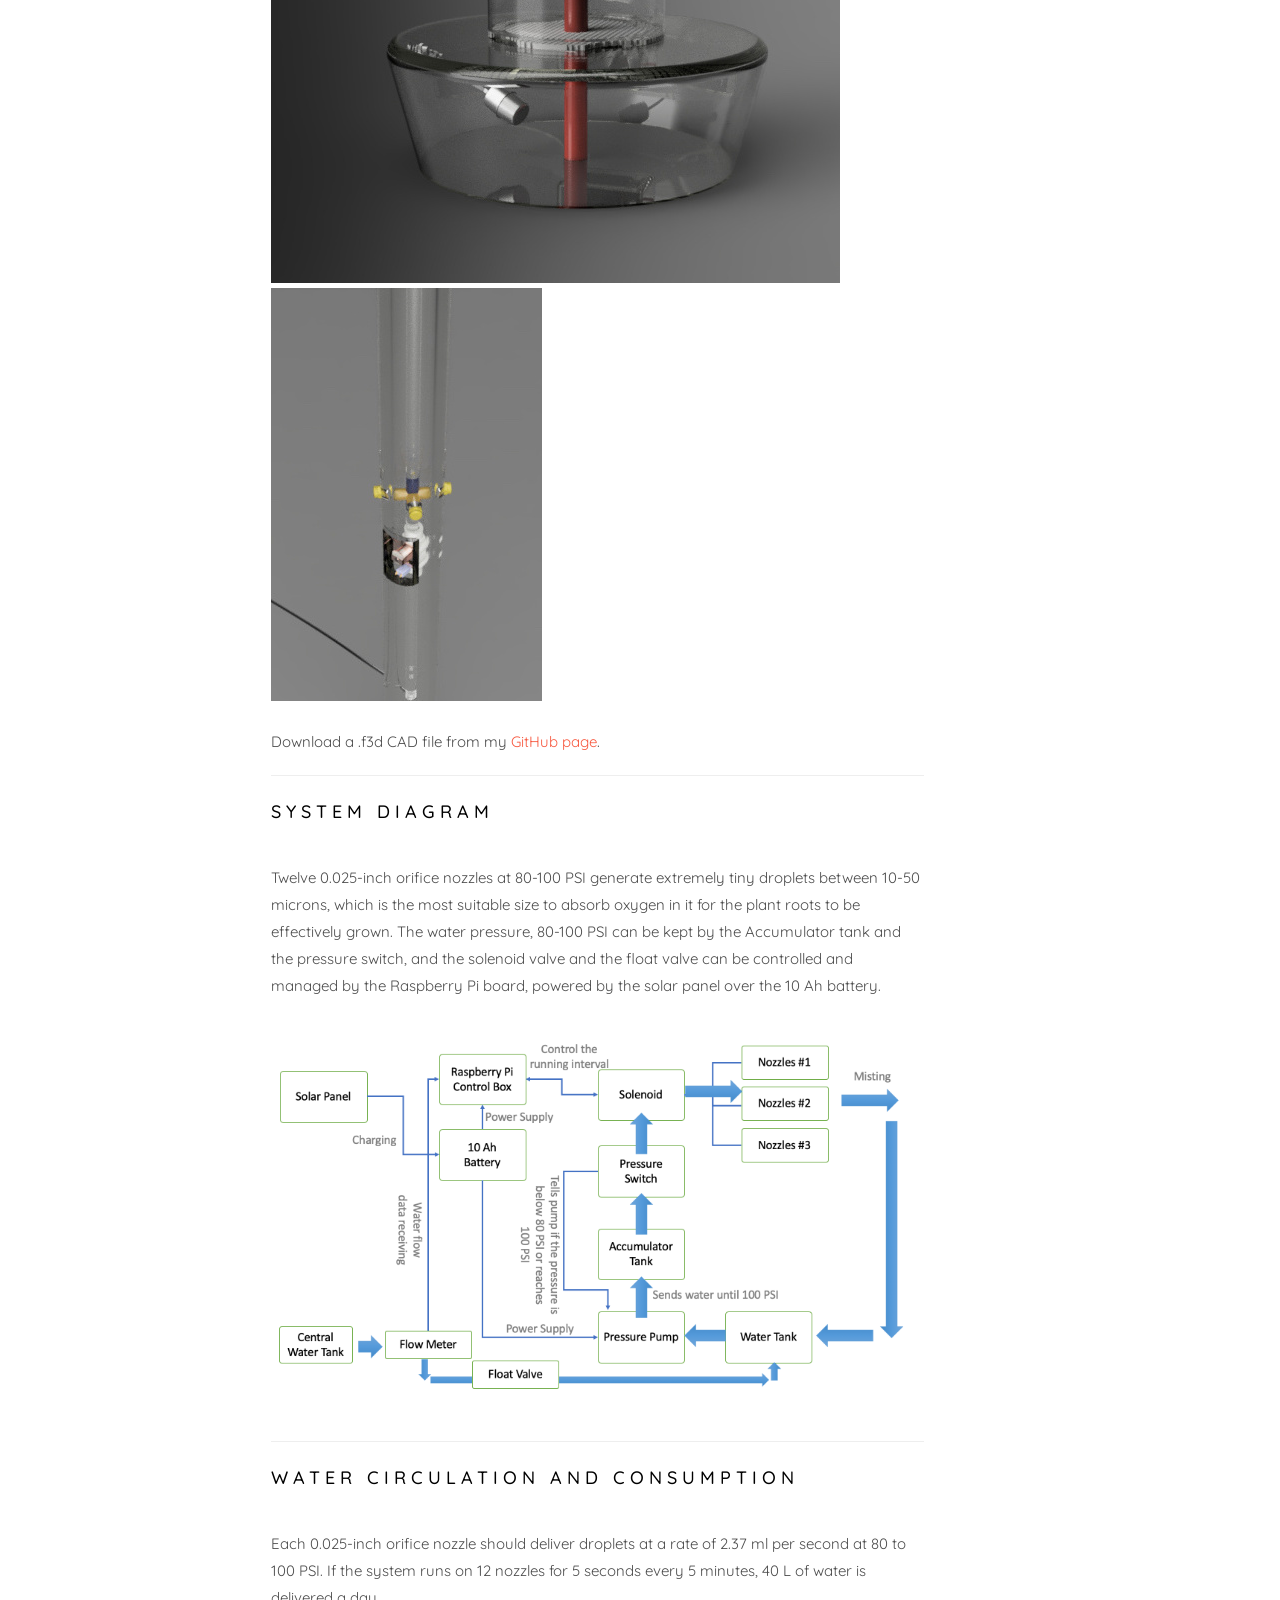
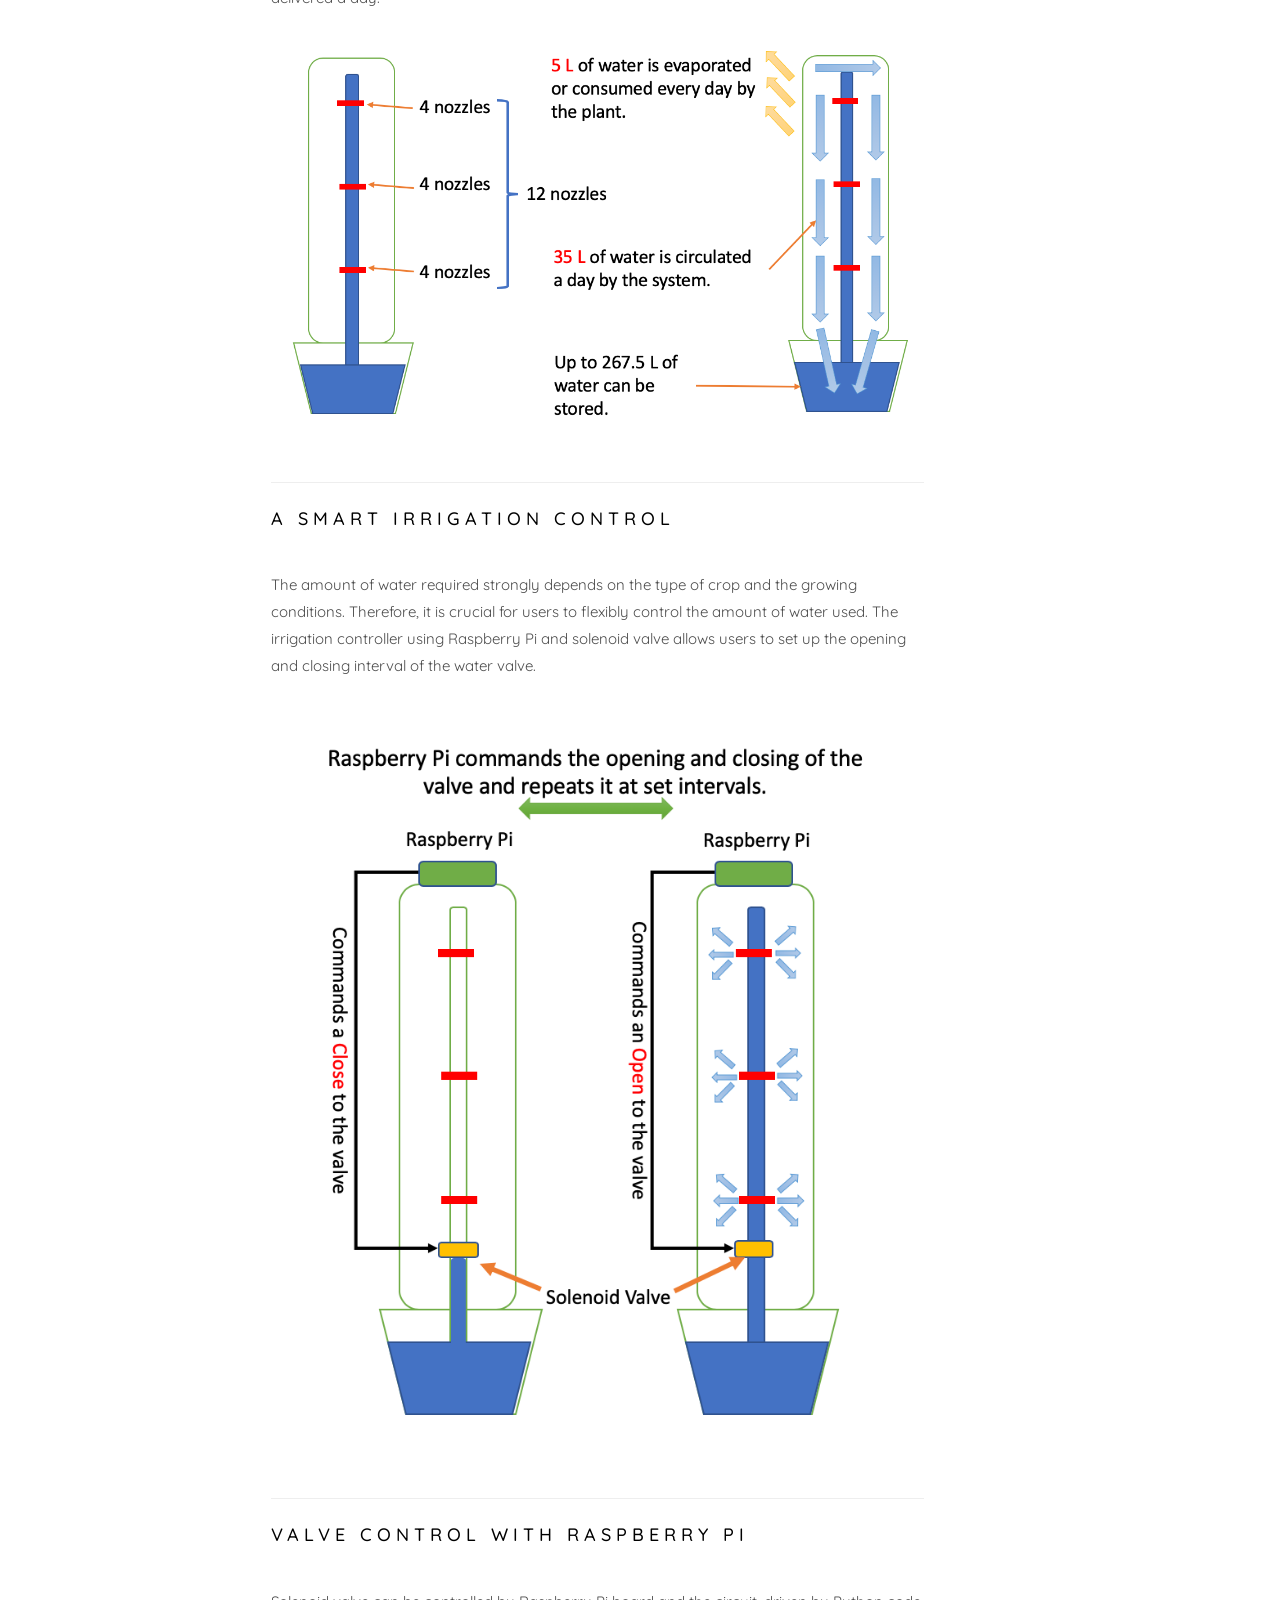
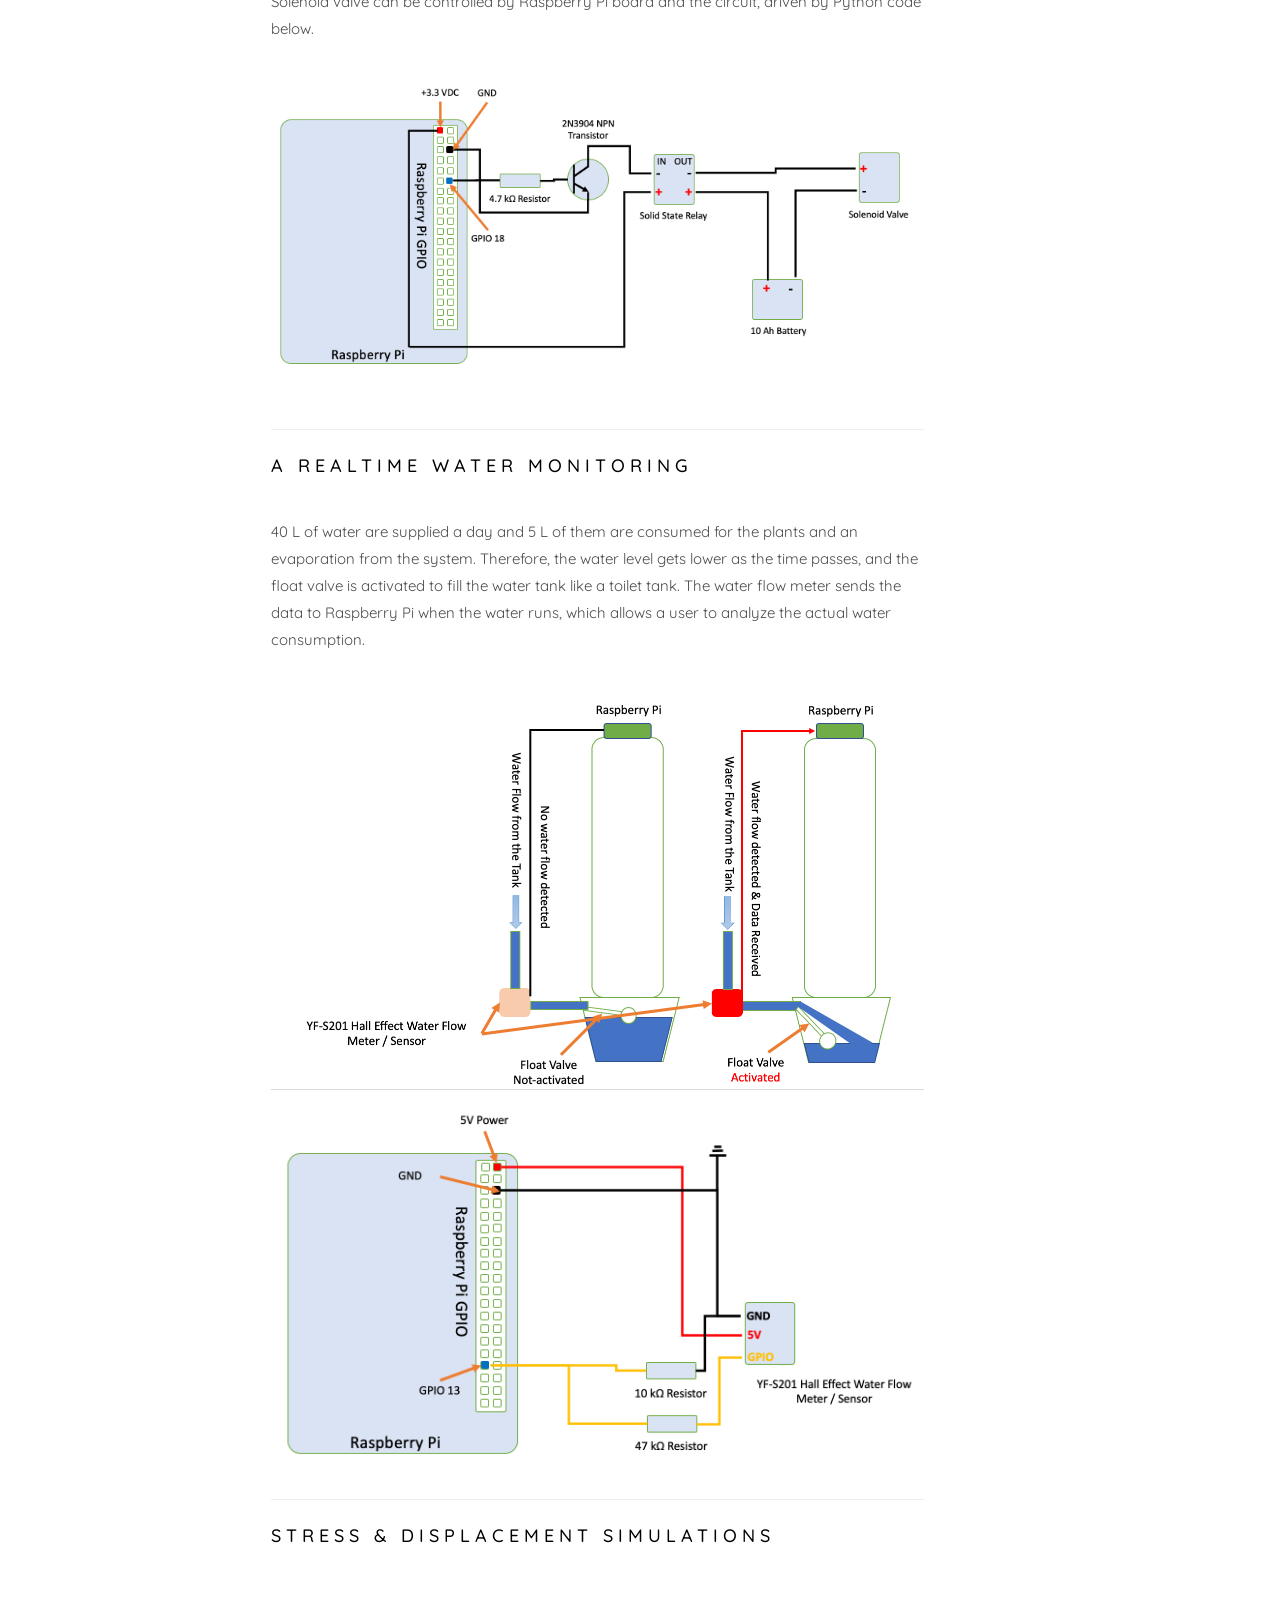
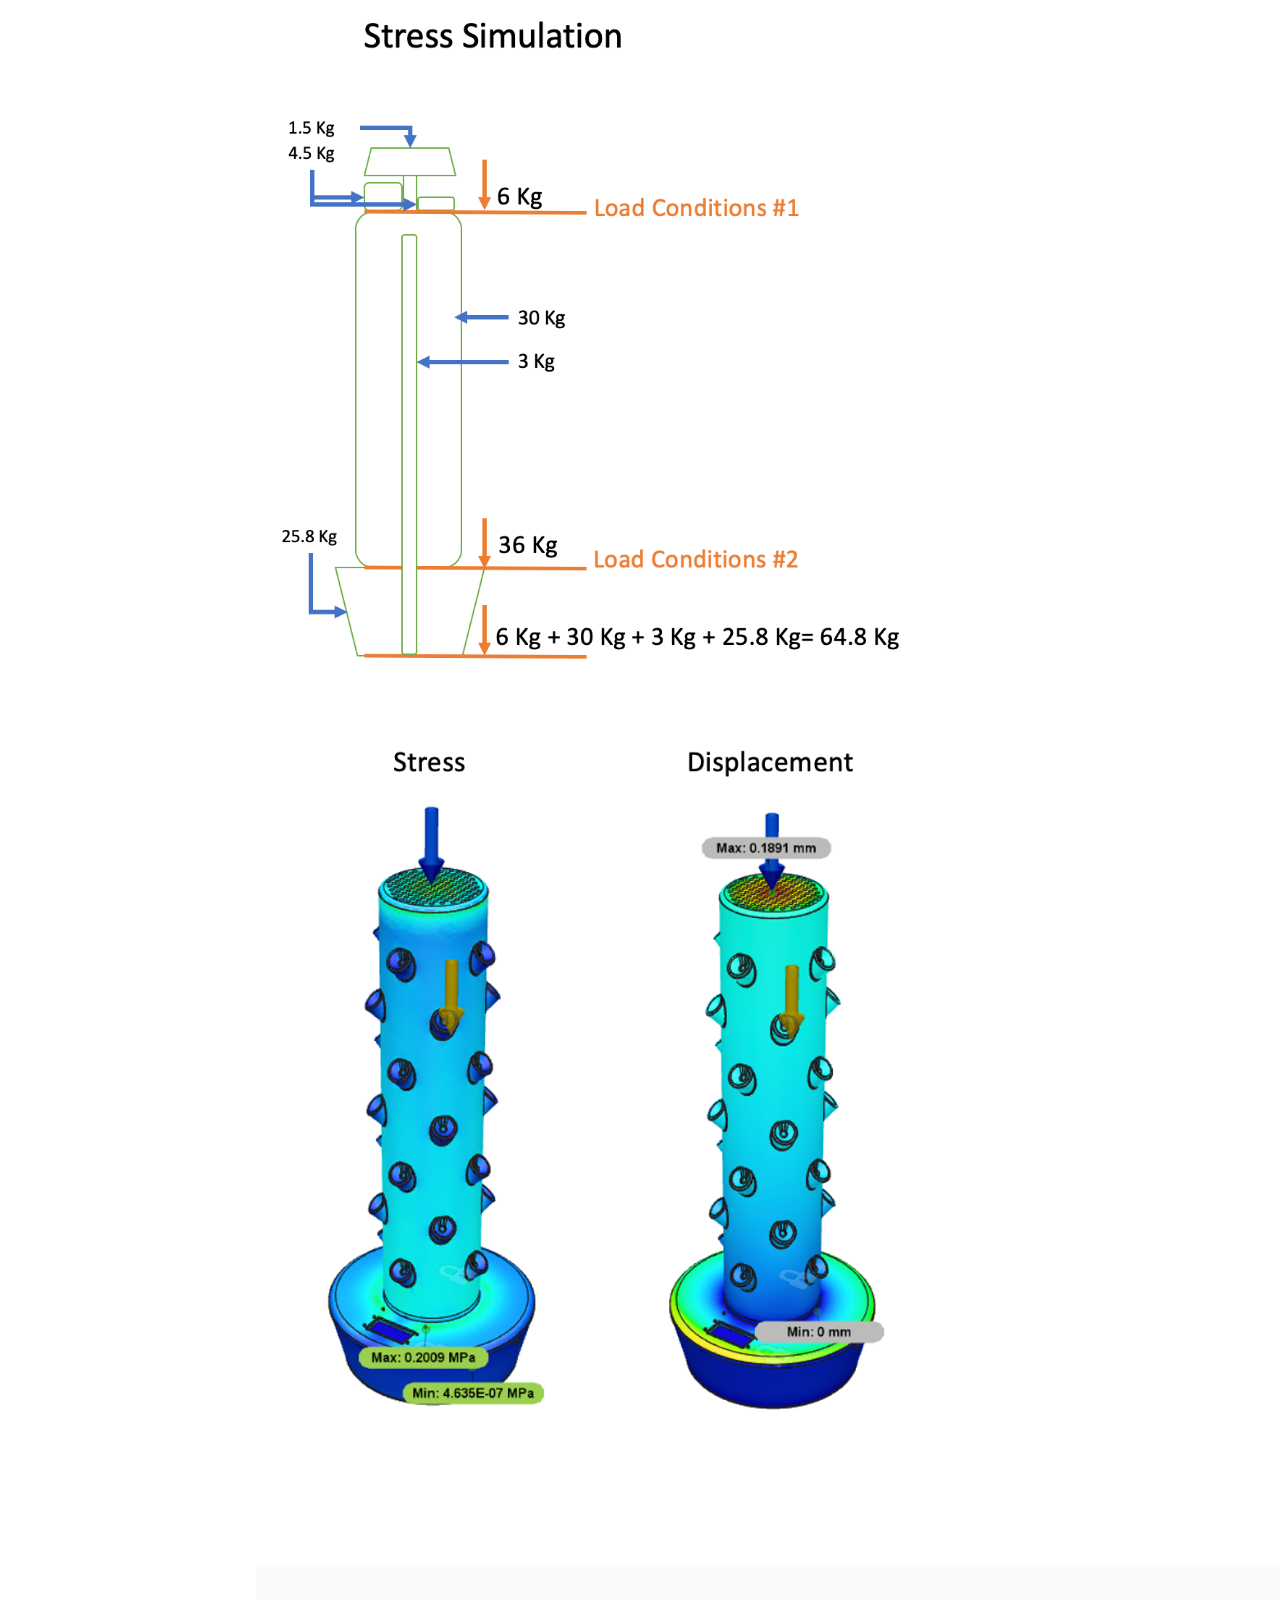
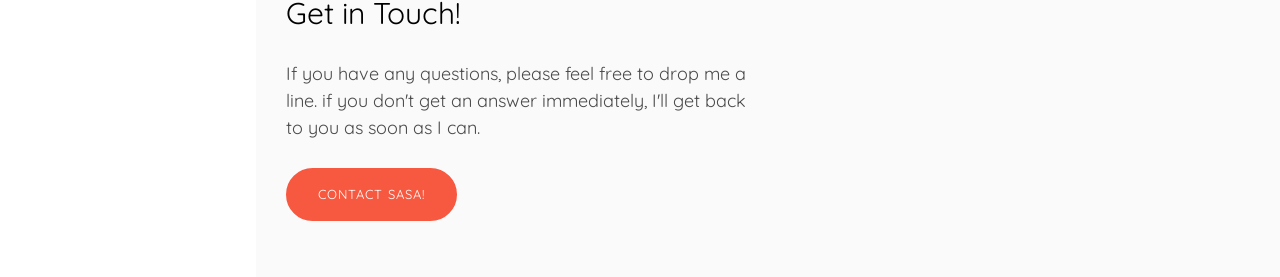
<file: work/aquasustain.html>
<!DOCTYPE HTML>
<html>
	<head>
	<meta charset="utf-8">
	<meta http-equiv="X-UA-Compatible" content="IE=edge">
	<title>AquaSustain | Work</title>
	<meta name="viewport" content="width=device-width, initial-scale=1">
	<meta name="description" content="" />
	<meta name="keywords" content="" />
	<meta name="author" content="" />

  <!-- Facebook and Twitter integration -->
	<meta property="og:title" content=""/>
	<meta property="og:image" content=""/>
	<meta property="og:url" content=""/>
	<meta property="og:site_name" content=""/>
	<meta property="og:description" content=""/>
	<meta name="twitter:title" content="" />
	<meta name="twitter:image" content="" />
	<meta name="twitter:url" content="" />
	<meta name="twitter:card" content="" />

	<!-- Place favicon.ico and apple-touch-icon.png in the root directory -->
	<link rel="shortcut icon" href="../favicon.ico?">

	<link href="https://fonts.googleapis.com/css?family=Quicksand:300,400,500,700" rel="stylesheet">
	
	<!-- Animate.css -->
	<link rel="stylesheet" href="../css/animate.css">
	<!-- Icomoon Icon Fonts-->
	<link rel="stylesheet" href="../css/icomoon.css">
	<!-- Bootstrap  -->
	<link rel="stylesheet" href="../css/bootstrap.css">
	<!-- Flexslider  -->
	<link rel="stylesheet" href="../css/flexslider.css">
	<!-- Theme style  -->
	<link rel="stylesheet" href="../css/style.css">

	<!-- Modernizr JS -->
	<script src="../js/modernizr-2.6.2.min.js"></script>
	<!-- FOR IE9 below -->
	<!--[if lt IE 9]>
	<script src="js/respond.min.js"></script>
	<![endif]-->

	</head>
	<body>
	<div id="colorlib-page">
		<a href="#" class="js-colorlib-nav-toggle colorlib-nav-toggle"><i></i></a>
		<aside id="colorlib-aside" role="complementary" class="border js-fullheight">
			<h1 id="colorlib-logo"><a href="../index.html"><span style="font-size:45%;letter-spacing: 1.5px;text-transform:capitalize;">An Engineering Logbook</span><span>Sasa's</span><span>Kitchen</span></a></h1>
			<nav id="colorlib-main-menu" role="navigation">
				<ul>
					<a href="../about.html"><img src="../Sasa-Katsuhiro.jpg" width="77" height="104"></a>
					<li><a href="../index.html">Home</a></li>
					<li class="colorlib-active"><a href="../work.html">Work</a></li>
					<li><a href="../about.html">About</a></li>
					<li><a href="../expertise.html">Expertise</a></li>
					<!--<li><a href="blog.html">Blog</a></li>-->
					<li><a href="../contact.html">Contact</a></li>
					<li><a href="../data/Sasa_Katsuhiro_(Aug2020).pdf" target="_blank">Curriculum Vitae</a></li>
				</ul>
			</nav>

			<div class="colorlib-footer">
				<ul>
					<li><a href="https://www.facebook.com/katsuhiro.sasagaki"><i class="icon-facebook2"></i></a></li>
					<li><a href="https://twitter.com/ColoradoanPony"><i class="icon-twitter2"></i></a></li>
					<li><a href="https://www.instagram.com/sasagackiee/"><i class="icon-instagram"></i></a></li>
					<li><a href="https://www.linkedin.com/in/sasa-co/"><i class="icon-linkedin2"></i></a></li>
				</ul>
			</div>

		</aside>

		<div id="colorlib-main">

			<div class="colorlib-work">
				<div class="container-fluid">
					<div class="row">
						<div class="col-md-6 col-md-offset-3 col-md-pull-3">
							<span class="heading-meta">Aeroponic Vertical Farming System</span>
							<h2 class="colorlib-heading animate-box" data-animate-effect="fadeInLeft">Aquasustain</h2>
							<p>SKILLS & KNOWLEDGE</p>
							<ul>
								<li>3D Design in Fusion 360</li>
								<li>Stress & Displacement Simulations</li>
								<li>Python Coding</li>
								<li>Circuit Design with Raspberry Pi</li>
							</ul>
						</div>
					</div>
					<div class="row">
						<div class="col-md-8 image-content">
							<hr>
							<h2 class="colorlib-heading animate-box" data-animate-effect="fadeInLeft">3d modeling</h2>
							<p>AquaSustain uses the concept of
								vertical farming in order to maximize the
								amount of water that can be saved
								during farming. This innovative product involves growing
								crops in vertical layers using water saving
								techniques, known as <b>aeroponics</b>.
								This technology uses a nutrient enriched
								spray mist as a method to sustain the
								growth, that can massively reduce the
								amount of clean water currently being
								used for agriculture.</p>
							<img class="img-responsive" src="images/aqua-3d-01.jpg" alt="3D-Modeling">
							<img class="img-responsive" src="images/aqua-3d-02.jpg" alt="3D-Modeling">
							<img class="img-responsive" src="images/aqua-3d-03.jpg" alt="3D-Modeling">
							<img class="img-responsive" src="images/aqua-3d-04.jpg" alt="3D-Modeling">
							<img class="img-responsive" src="images/aqua-3d-05.jpg" alt="3D-Modeling">
							<img class="img-responsive" src="images/aqua-3d-06.jpg" alt="3D-Modeling">
							<img class="img-responsive" src="images/aqua-3d-07.jpg" alt="3D-Modeling">
							<img class="img-responsive" src="images/aqua-3d-08.jpg" alt="3D-Modeling">
							<br>
							Download a .f3d CAD file from my <a href="https://github.com/Sasagackie/aquasustain" target="_blank">GitHub page</a>.
							<hr>
							<h2 class="colorlib-heading animate-box" data-animate-effect="fadeInLeft">system diagram</h2>
							<p>Twelve 0.025-inch orifice nozzles at 80-100 PSI generate extremely tiny droplets between 10-50 microns, 
								which is the most suitable size to absorb oxygen in it for the plant roots to be effectively grown. 
								The water pressure, 80-100 PSI can be kept by the Accumulator tank and the pressure switch, 
								and the solenoid valve and the float valve can be controlled and managed by the Raspberry Pi board, 
								powered by the solar panel over the 10 Ah battery.</p>
							<img class="img-responsive" src="images/aqua-sysdiagram.png" alt="System Diagram">
							<br>
							<hr>
							<h2 class="colorlib-heading animate-box" data-animate-effect="fadeInLeft">Water Circulation and Consumption</h2>
							<p>Each 0.025-inch orifice nozzle should deliver droplets at a rate of 2.37 ml per second at 80 to 100 PSI.
								If the system runs on 12 nozzles for 5 seconds every 5 minutes, 40 L of water is delivered a day.</p>
							<img class="img-responsive" src="images/aqua-consumption.png" alt="Water Consumption">
							<br>
							<hr>
							<h2 class="colorlib-heading animate-box" data-animate-effect="fadeInLeft">A Smart Irrigation Control</h2>
							<p>The amount of water required strongly depends on the type of crop and the growing conditions. 
								Therefore, it is crucial for users to flexibly control the amount of water used. 
								The irrigation controller using Raspberry Pi and solenoid valve allows users to set up the opening 
								and closing interval of the water valve.</p>
							<img class="img-responsive" src="images/aqua-smartcontrol.png" alt="Smart Irrigation Control">
							<br>
							<hr>
							<h2 class="colorlib-heading animate-box" data-animate-effect="fadeInLeft">Valve control with Raspberry Pi</h2>
							<p></p>Solenoid valve can be controlled by Raspberry Pi board and the circuit, driven by Python code below.</p>
							<img class="img-responsive" src="images/aqua-cirdiagram.png" alt="Circuit Diagram">
							<script src="https://gist.github.com/Sasagackie/8011c744a24c4b2bdefa409ba7c839f4.js"></script>
							<br>
							<hr>
							<h2 class="colorlib-heading animate-box" data-animate-effect="fadeInLeft">A Realtime Water Monitoring</h2>
							<p>40 L of water are supplied a day and 5 L of them are consumed for the plants and an evaporation from the system.
							 Therefore, the water level gets lower as the time passes, and the float valve is activated to fill the water tank like a toilet tank. 
							 The water flow meter sends the data to Raspberry Pi when the water runs, which allows a user to analyze the actual water consumption.
							 </p>
							 <img class="img-responsive" src="images/aqua-watermonitor.png" alt="Water Monitoring"> 
							 <img class="img-responsive" src="images/aqua-flowcircuit.png" alt="Circuit Diagram for Water Flow Meter">
							 <script src="https://gist.github.com/Sasagackie/b9677c53551eda2566e1a76e3ea4ddf1.js"></script> 
							<hr>
							<h2 class="colorlib-heading animate-box" data-animate-effect="fadeInLeft">Stress & Displacement Simulations</h2>
							<img class="img-responsive" src="images/aqua-simulation.png" alt="Simulations"> 
							<img class="img-responsive" src="images/qaua-simulation-results.png" alt="Stress & Displacement Results">
						</div>
						<div class="col-md-4 sticky-parent">
							<div id="sticky_item">
								<div class="project-desc">
									<h2>Aquasustain</h2>
									<span><a href="#">June 2020</a>, <a href="#">Undergraduate Project</a></span>
									<p>
										This product is developed for the engineering sustainable development competition, called <b>Grand Challenge</b>.
										I am tasked to investigate engineering solutions with other 7 team members as a <b>Technical Specialist</b> for clean water and sanitation in the year 2040.
										This product <b>won the Industry Award 2020</b>.<br>
										My main role is to:<br>
										<ul>
										<b><li>make a 3D model of the product</li><br>
										<li>design electric circuits</li><br>
										<li>produce a Python code for<br></b>
											<ul><li>the irrigation control</li>
											<li>the water flow calibration</li></ul>
										</li>
										</ul>
									</p>
									<!--<p class="icon">
										<span><a href="#"><i class="icon-share3"></i></a></span>
										<span><a href="#"><i class="icon-eye"></i> 100</a></span>
										<span><a href="#"><i class="icon-heart"></i> 49</a></span>
									</p>-->
									<p><a href="../data/aquasustain-campaign-board.pdf" target="_blank" class="btn btn-primary">Preview A Campaign Board</a></p>
								</div>
							</div>
						</div>
					</div>
				</div>
			</div>

			<div id="get-in-touch" class="colorlib-bg-color">
				<div class="colorlib-narrow-content">
					<div class="row">
						<div class="col-md-6 animate-box" data-animate-effect="fadeInLeft">
							<h2>Get in Touch!</h2>
						</div>
					</div>
					<div class="row">
						<div class="col-md-6 col-md-offset-3 col-md-pull-3 animate-box" data-animate-effect="fadeInLeft">
							<p class="colorlib-lead">If you have any questions, please feel free to drop me a line.
								if you don't get an answer immediately, I'll get back to you as soon as I can.</p>
							<p><a href="https://sasagackie.github.io/contact.html" class="btn btn-primary btn-learn">Contact Sasa!</a></p>
						</div>
						
					</div>
				</div>
			</div>
		</div>
	</div>

	<!-- jQuery -->
	<script src="../js/jquery.min.js"></script>
	<!-- jQuery Easing -->
	<script src="../js/jquery.easing.1.3.js"></script>
	<!-- Bootstrap -->
	<script src="../js/bootstrap.min.js"></script>
	<!-- Waypoints -->
	<script src="../js/jquery.waypoints.min.js"></script>
	<!-- Flexslider -->
	<script src="../js/jquery.flexslider-min.js"></script>
	<!-- Sticky Kit -->
	<script src="../js/sticky-kit.min.js"></script>
	
	
	<!-- MAIN JS -->
	<script src="../js/main.js"></script>

	</body>
</html>
</file>
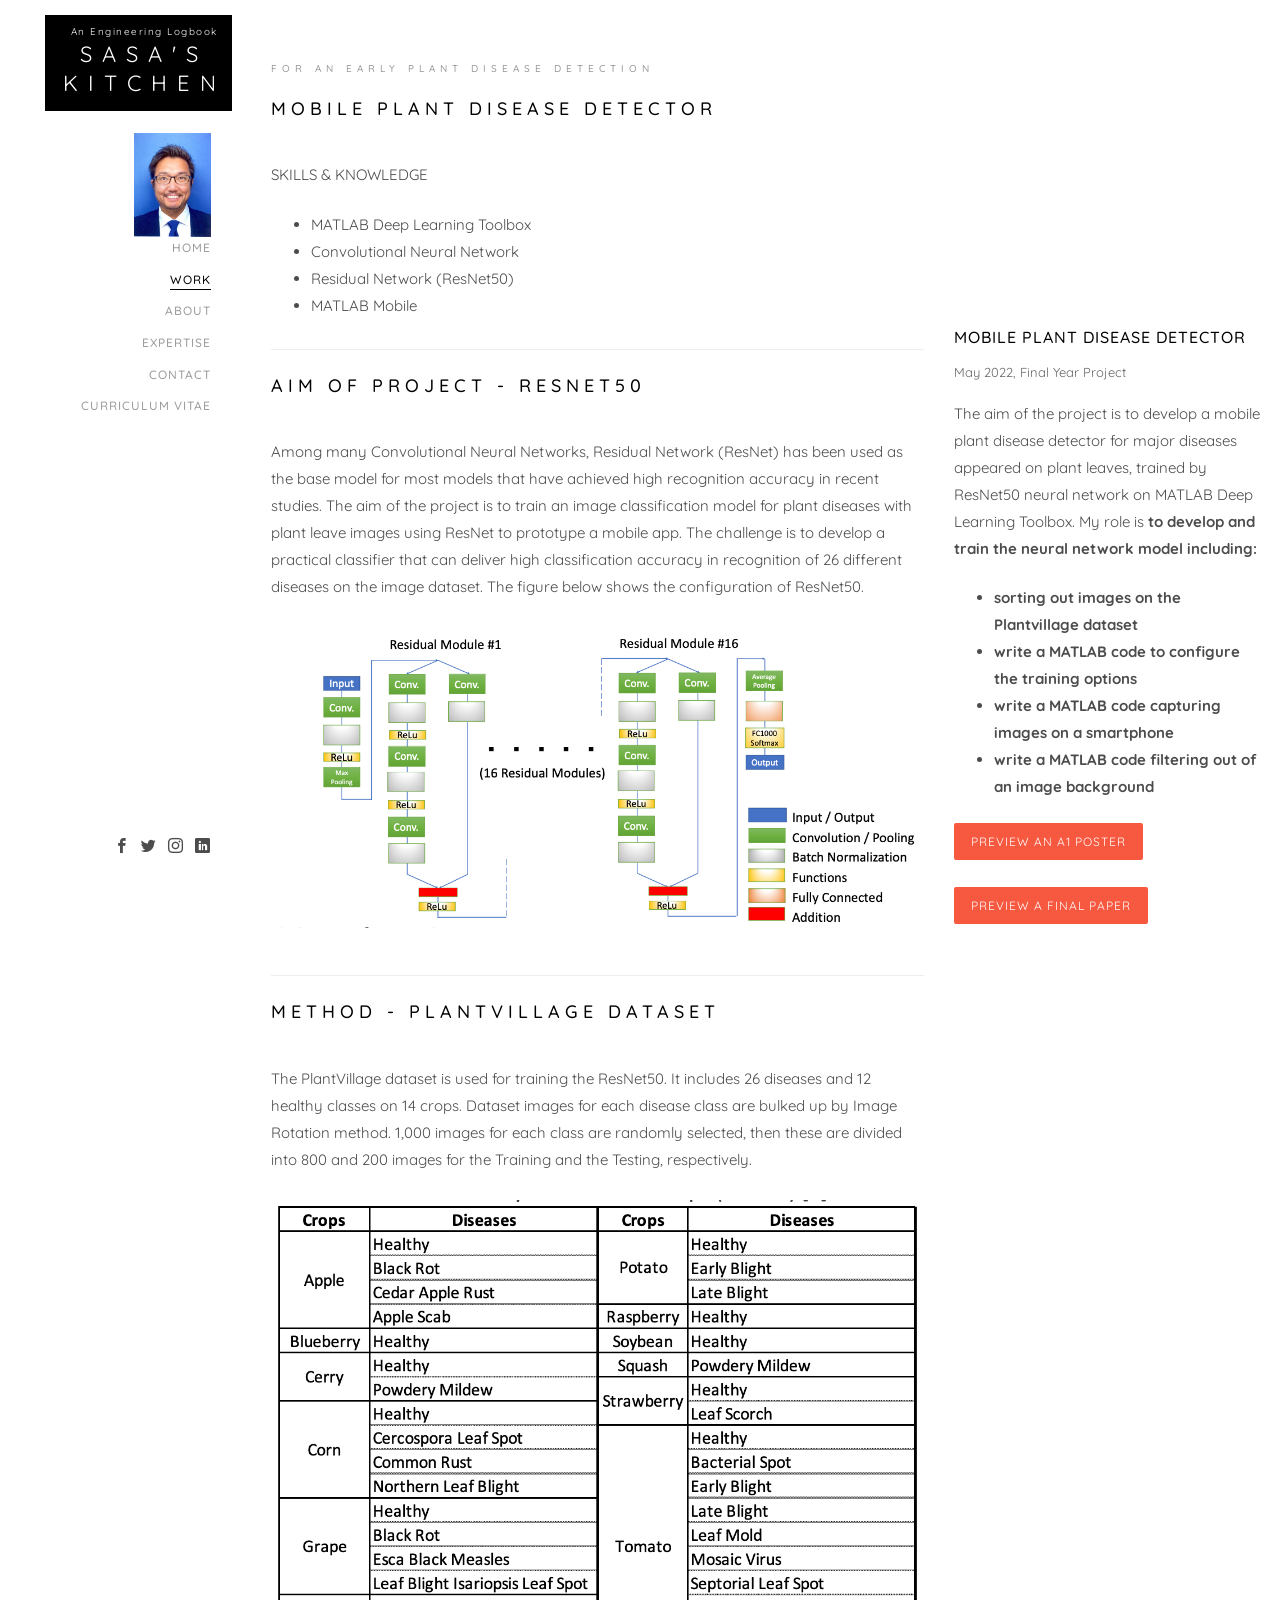
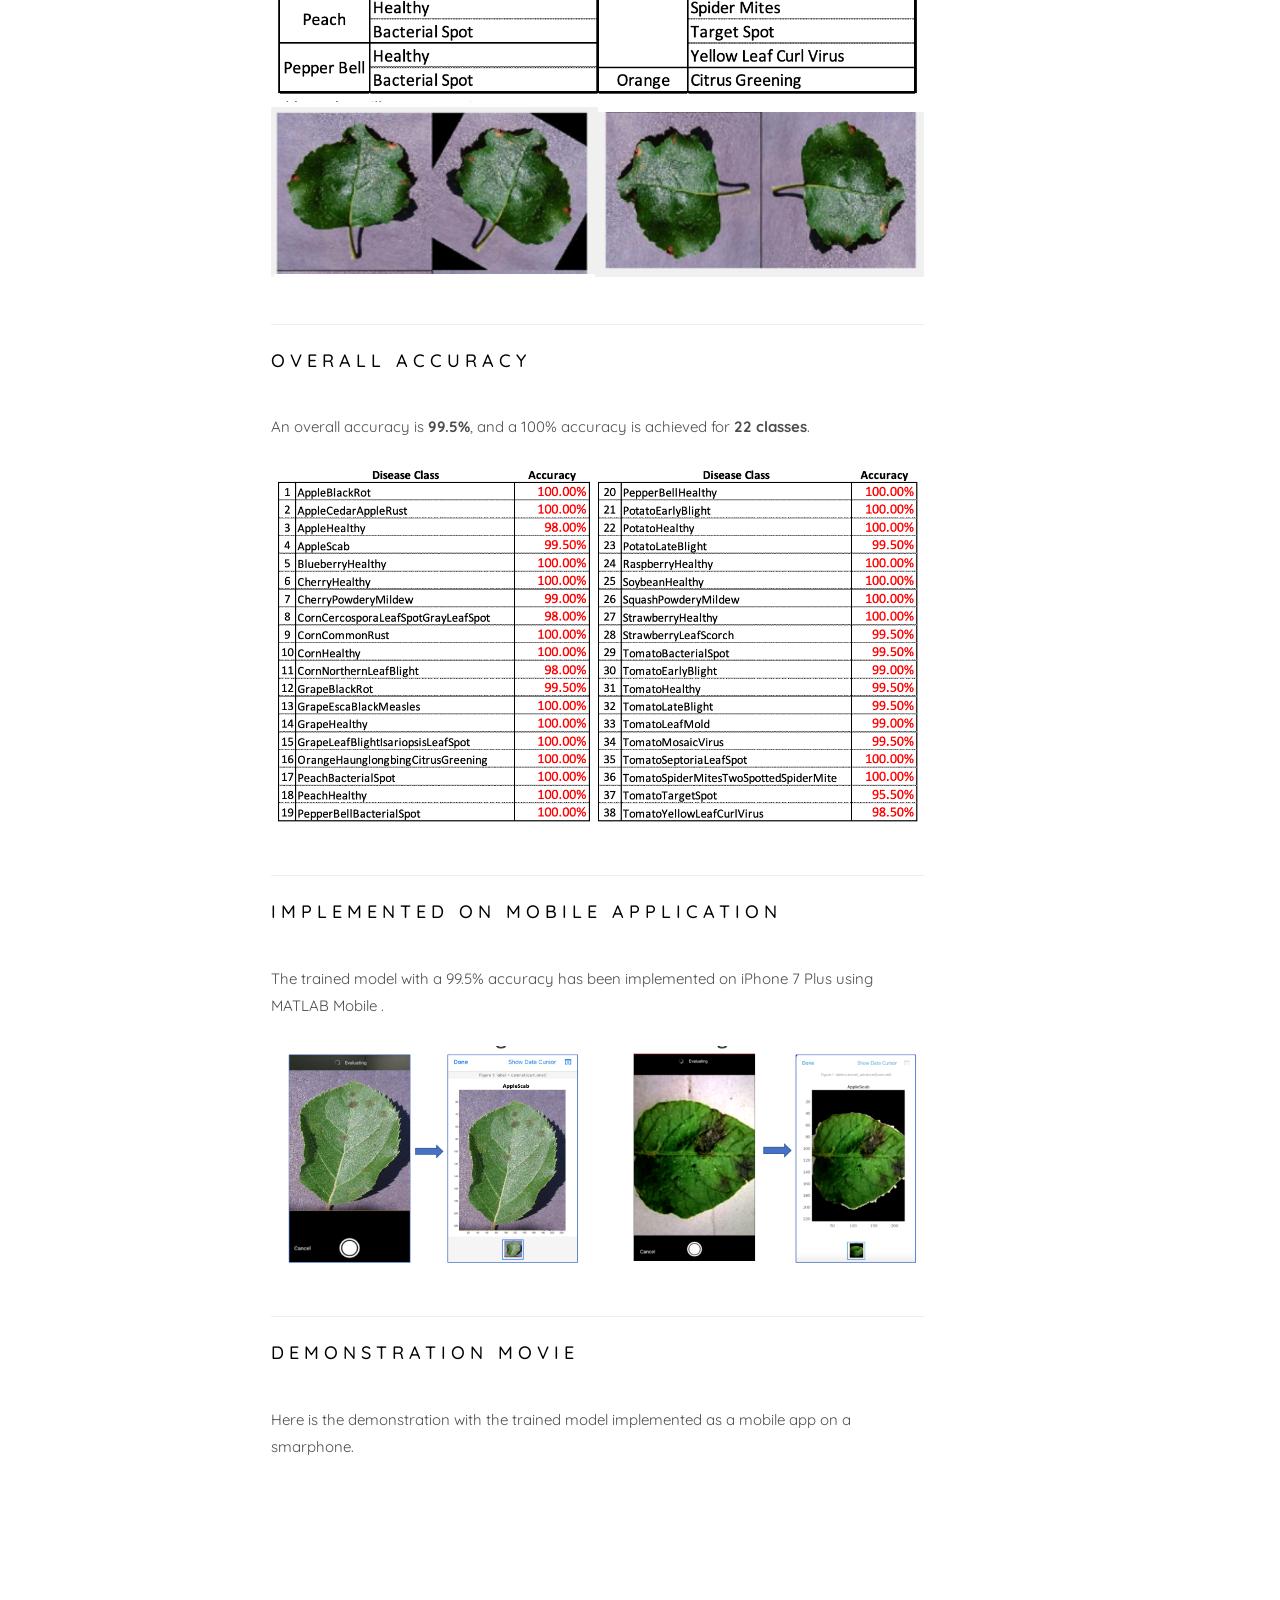
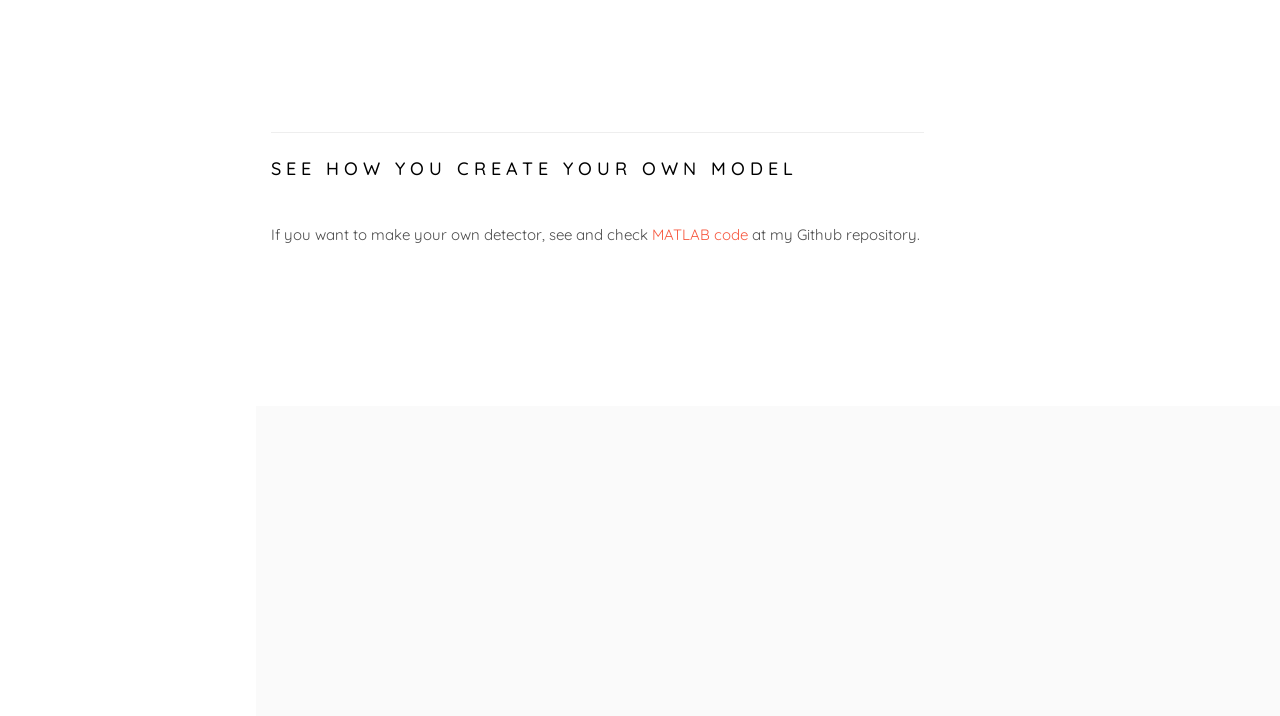
<file: work/imageclassification.html>
<!DOCTYPE HTML>
<html>
	<head>
	<meta charset="utf-8">
	<meta http-equiv="X-UA-Compatible" content="IE=edge">
	<title>Image Classification | Work</title>
	<meta name="viewport" content="width=device-width, initial-scale=1">
	<meta name="description" content="" />
	<meta name="keywords" content="" />
	<meta name="author" content="" />

  <!-- Facebook and Twitter integration -->
	<meta property="og:title" content=""/>
	<meta property="og:image" content=""/>
	<meta property="og:url" content=""/>
	<meta property="og:site_name" content=""/>
	<meta property="og:description" content=""/>
	<meta name="twitter:title" content="" />
	<meta name="twitter:image" content="" />
	<meta name="twitter:url" content="" />
	<meta name="twitter:card" content="" />

	<!-- Place favicon.ico and apple-touch-icon.png in the root directory -->
	<link rel="shortcut icon" href="../favicon.ico?">

	<link href="https://fonts.googleapis.com/css?family=Quicksand:300,400,500,700" rel="stylesheet">
	
	<!-- Animate.css -->
	<link rel="stylesheet" href="../css/animate.css">
	<!-- Icomoon Icon Fonts-->
	<link rel="stylesheet" href="../css/icomoon.css">
	<!-- Bootstrap  -->
	<link rel="stylesheet" href="../css/bootstrap.css">
	<!-- Flexslider  -->
	<link rel="stylesheet" href="../css/flexslider.css">
	<!-- Theme style  -->
	<link rel="stylesheet" href="../css/style.css">

	<!-- Modernizr JS -->
	<script src="../js/modernizr-2.6.2.min.js"></script>
	<!-- FOR IE9 below -->
	<!--[if lt IE 9]>
	<script src="js/respond.min.js"></script>
	<![endif]-->

	</head>
	<body>
	<div id="colorlib-page">
		<a href="#" class="js-colorlib-nav-toggle colorlib-nav-toggle"><i></i></a>
		<aside id="colorlib-aside" role="complementary" class="border js-fullheight">
			<h1 id="colorlib-logo"><a href="../index.html"><span style="font-size:45%;letter-spacing: 1.5px;text-transform:capitalize;">An Engineering Logbook</span><span>Sasa's</span><span>Kitchen</span></a></h1>
			<nav id="colorlib-main-menu" role="navigation">
				<ul>
					<a href="../about.html"><img src="../Sasa-Katsuhiro.jpg" width="77" height="104"></a>
					<li><a href="../index.html">Home</a></li>
					<li class="colorlib-active"><a href="../work.html">Work</a></li>
					<li><a href="../about.html">About</a></li>
					<li><a href="../expertise.html">Expertise</a></li>
					<!--<li><a href="blog.html">Blog</a></li>-->
					<li><a href="../contact.html">Contact</a></li>
					<li><a href="../data/Sasa_Katsuhiro_(Aug2020).pdf" target="_blank">Curriculum Vitae</a></li>
				</ul>
			</nav>

			<div class="colorlib-footer">
				<ul>
					<li><a href="https://www.facebook.com/katsuhiro.sasagaki"><i class="icon-facebook2"></i></a></li>
					<li><a href="https://twitter.com/ColoradoanPony"><i class="icon-twitter2"></i></a></li>
					<li><a href="https://www.instagram.com/sasagackiee/"><i class="icon-instagram"></i></a></li>
					<li><a href="https://www.linkedin.com/in/sasa-co/"><i class="icon-linkedin2"></i></a></li>
				</ul>
			</div>

		</aside>

		<div id="colorlib-main">

			<div class="colorlib-work">
				<div class="container-fluid">
					<div class="row">
						<div class="col-md-6 col-md-offset-3 col-md-pull-3">
							<span class="heading-meta">For An Early Plant Disease Detection</span>
							<h2 class="colorlib-heading animate-box" data-animate-effect="fadeInLeft">Mobile Plant Disease Detector</h2>
							<p>SKILLS & KNOWLEDGE</p>
							<ul>
								<li>MATLAB Deep Learning Toolbox</li>
								<li>Convolutional Neural Network</li>
								<li>Residual Network (ResNet50)</li>
								<li>MATLAB Mobile</li>
							</ul>
						</div>
					</div>
					<div class="row">
						<div class="col-md-8 image-content">
							<hr>
							<h2 class="colorlib-heading animate-box" data-animate-effect="fadeInLeft">Aim of Project - ResNet50</h2>
							<p>Among many Convolutional Neural Networks, Residual Network
								(ResNet) has been used as the base model for most models that have
								achieved high recognition accuracy in recent studies. The aim of
								the project is to train an image classification model for plant diseases
								with plant leave images using ResNet to prototype a mobile app. The
								challenge is to develop a practical classifier that can deliver high
								classification accuracy in recognition of 26 different diseases on the
								image dataset. The figure below shows the configuration of ResNet50.  </p>
							<img class="img-responsive" src="images/IC-01.png" alt="Concept of ResNet50">
						
							<br>
							<hr>
							<h2 class="colorlib-heading animate-box" data-animate-effect="fadeInLeft">Method - Plantvillage Dataset</h2>
							<p>The PlantVillage dataset is used for training the ResNet50. It includes
								26 diseases and 12 healthy classes on 14 crops. Dataset images for each disease class are bulked up by Image
								Rotation method. 1,000 images for each class are
								randomly selected, then these are divided into 800 and 200 images
								for the Training and the Testing, respectively.
							</p>
							<img class="img-responsive" src="images/IC-02.png" alt="Plantvillage Dataset Contents">
							
								<img class="img-responsive" src="images/IC-03.png" alt="Data Augmentation">
							<br>
							<hr>
							<h2 class="colorlib-heading animate-box" data-animate-effect="fadeInLeft">Overall Accuracy</h2>
							<p>An overall accuracy is <b>99.5%</b>, and a 100% accuracy is achieved for <b>22 classes</b>.
							</p>
							<img class="img-responsive" src="images/IC-04.png" alt="Overall Accuracy">
							<br>
							<hr>
							<h2 class="colorlib-heading animate-box" data-animate-effect="fadeInLeft">Implemented on Mobile Application</h2>
							<p>The trained model with a 99.5% accuracy has been implemented on iPhone 7 Plus using MATLAB Mobile .
							</p>
							<img class="img-responsive" src="images/IC-05.png" alt="Onboard Webcam Inference">
					
							<br>
							<hr>
							<h2 class="colorlib-heading animate-box" data-animate-effect="fadeInLeft">Demonstration Movie</h2>
							<p>Here is the demonstration with the trained model implemented as a mobile app on a smarphone.</p>
							<iframe allowfullscreen="allowfullscreen" frameborder="0" scrolling="no" marginheight="0" marginwidth="0"width="394.27" height="221.5" type="text/html" 
							src="https://www.youtube.com/embed/24t9N5LWP6E?autoplay=0&fs=1&iv_load_policy=3&showinfo=0&rel=0&cc_load_policy=0&start=0&end=0&origin=https://youtubeembedcode.com">
							<div><small><a href="https://youtubeembedcode.com/es/">youtubeembedcode.com/es/</a></small></div>
							<div><small><a href="http://tr3ndygirl.com/">ultimatewebtraffic</a></small></div></iframe>
							<hr>
							<h2 class="colorlib-heading animate-box" data-animate-effect="fadeInLeft">See How You Create Your Own Model</h2>
							
							
							<p>If you want to make your own detector, see and check <a href="https://github.com/Sasagackie/PlantLeafDiseaseMobileDetector/" target="_blank">MATLAB code</a> at my Github repository.</p>
							
						</div>
						<div class="col-md-4 sticky-parent">
							<div id="sticky_item">
								<div class="project-desc">
									<h2>MOBILE PLANT DISEASE DETECTOR</h2>
									<span><a href="#">May 2022</a>, <a href="#">Final Year Project</a></span>
									<p>
										The aim of the project is to develop a mobile plant disease detector for major diseases appeared on plant leaves, 
										trained by ResNet50 neural network on MATLAB Deep Learning Toolbox. 
										My role is <b>to develop and train the neural network model including:
										<ul>
											<li>sorting out images on the Plantvillage dataset</li>
											<li>write a MATLAB code to configure the training options</li>
											<li>write a MATLAB code capturing images on a smartphone</li>
											<li>write a MATLAB code filtering out of an image background</li></b>
										</ul>
									</p>
									<!--<p class="icon">
										<span><a href="#"><i class="icon-share3"></i></a></span>
										<span><a href="#"><i class="icon-eye"></i> 100</a></span>
										<span><a href="#"><i class="icon-heart"></i> 49</a></span>
									</p>-->
									<p><a href="../data/ImageClassification.pdf" target="_blank" class="btn btn-primary">Preview An A1 Poster</a></p>
									<p><a href="../data/FinalPaper.pdf" target="_blank" class="btn btn-primary">Preview A Final Paper</a></p>
								</div>
							</div>
						</div>
					</div>
				</div>
			</div>

			<div id="get-in-touch" class="colorlib-bg-color">
				<div class="colorlib-narrow-content">
					<div class="row">
						<div class="col-md-6 animate-box" data-animate-effect="fadeInLeft">
							<h2>Get in Touch!</h2>
						</div>
					</div>
					<div class="row">
						<div class="col-md-6 col-md-offset-3 col-md-pull-3 animate-box" data-animate-effect="fadeInLeft">
							<p class="colorlib-lead">If you have any questions, please feel free to drop me a line.
								if you don't get an answer immediately, I'll get back to you as soon as I can.</p>
							<p><a href="https://sasagackie.github.io/contact.html" class="btn btn-primary btn-learn">Contact Sasa!</a></p>
						</div>
						
					</div>
				</div>
			</div>
		</div>
	</div>

	<!-- jQuery -->
	<script src="../js/jquery.min.js"></script>
	<!-- jQuery Easing -->
	<script src="../js/jquery.easing.1.3.js"></script>
	<!-- Bootstrap -->
	<script src="../js/bootstrap.min.js"></script>
	<!-- Waypoints -->
	<script src="../js/jquery.waypoints.min.js"></script>
	<!-- Flexslider -->
	<script src="../js/jquery.flexslider-min.js"></script>
	<!-- Sticky Kit -->
	<script src="../js/sticky-kit.min.js"></script>
	
	
	<!-- MAIN JS -->
	<script src="../js/main.js"></script>

	</body>
</html>
</file>
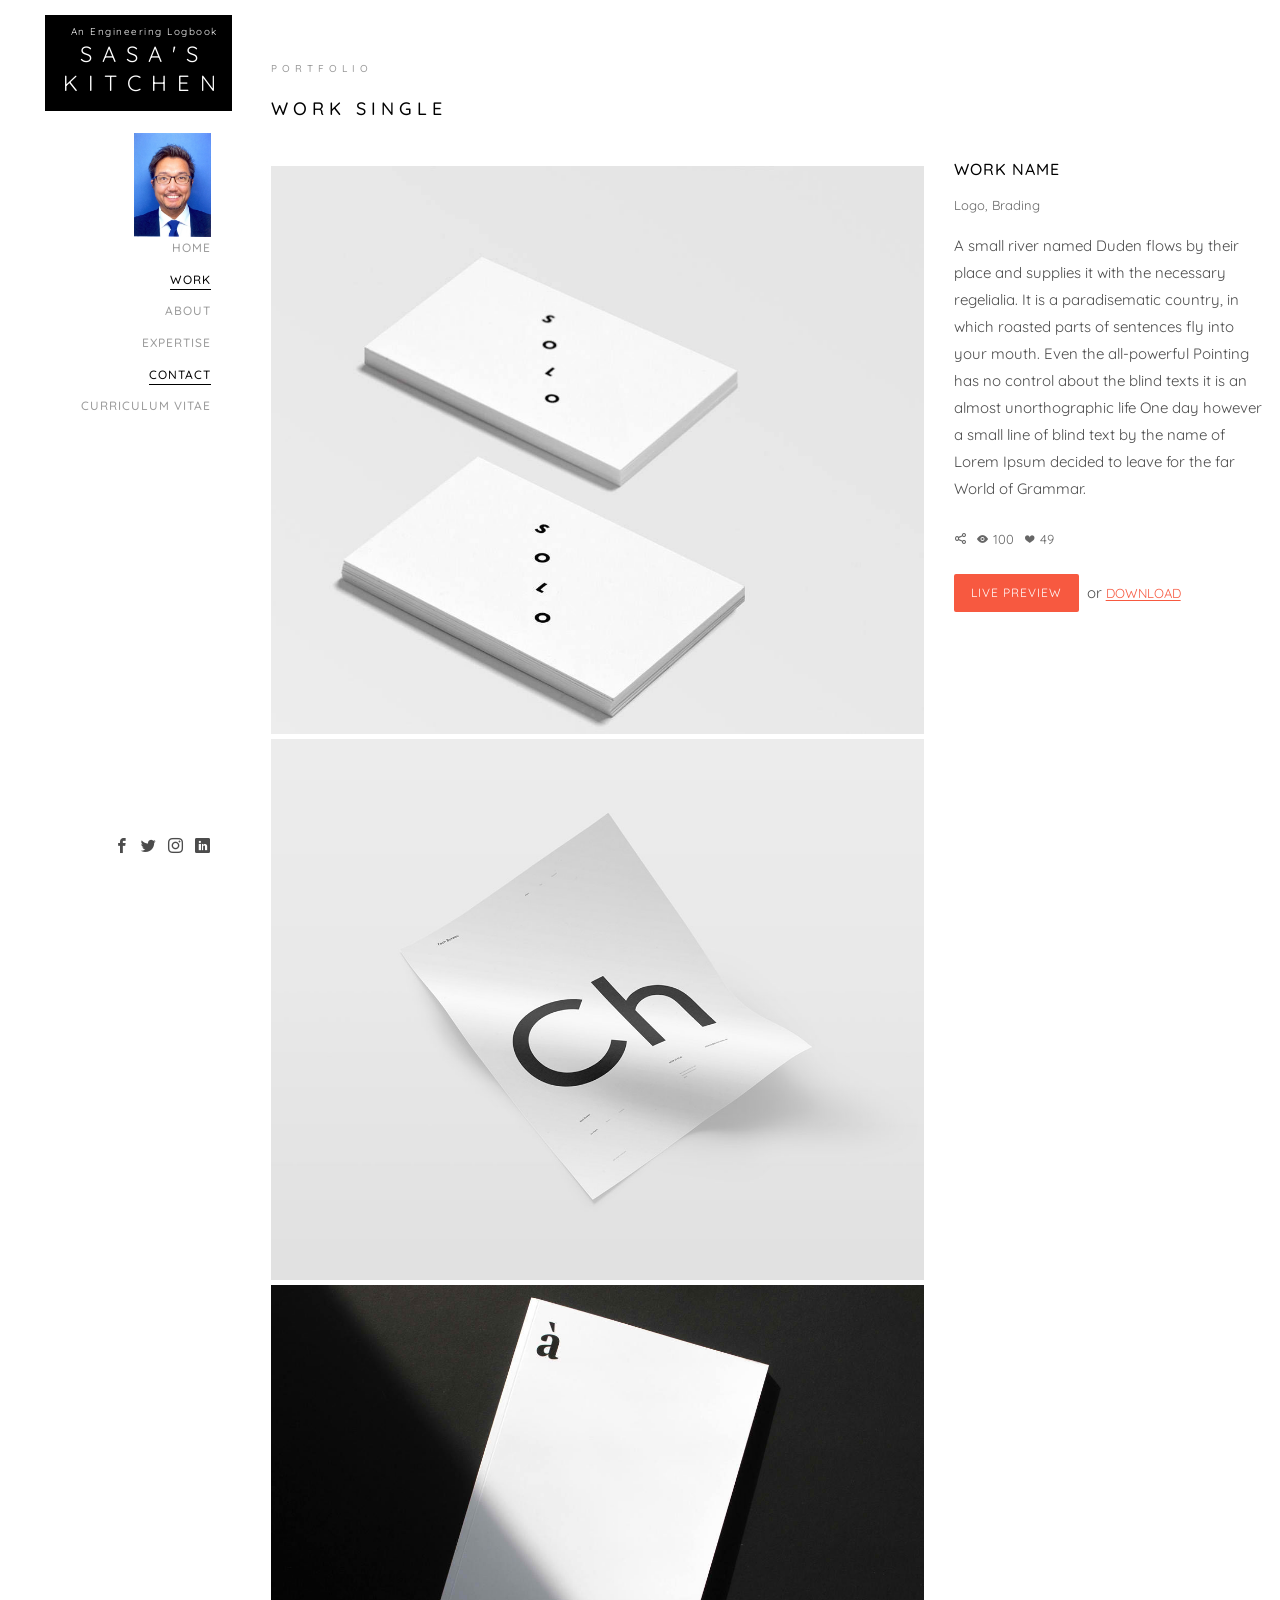
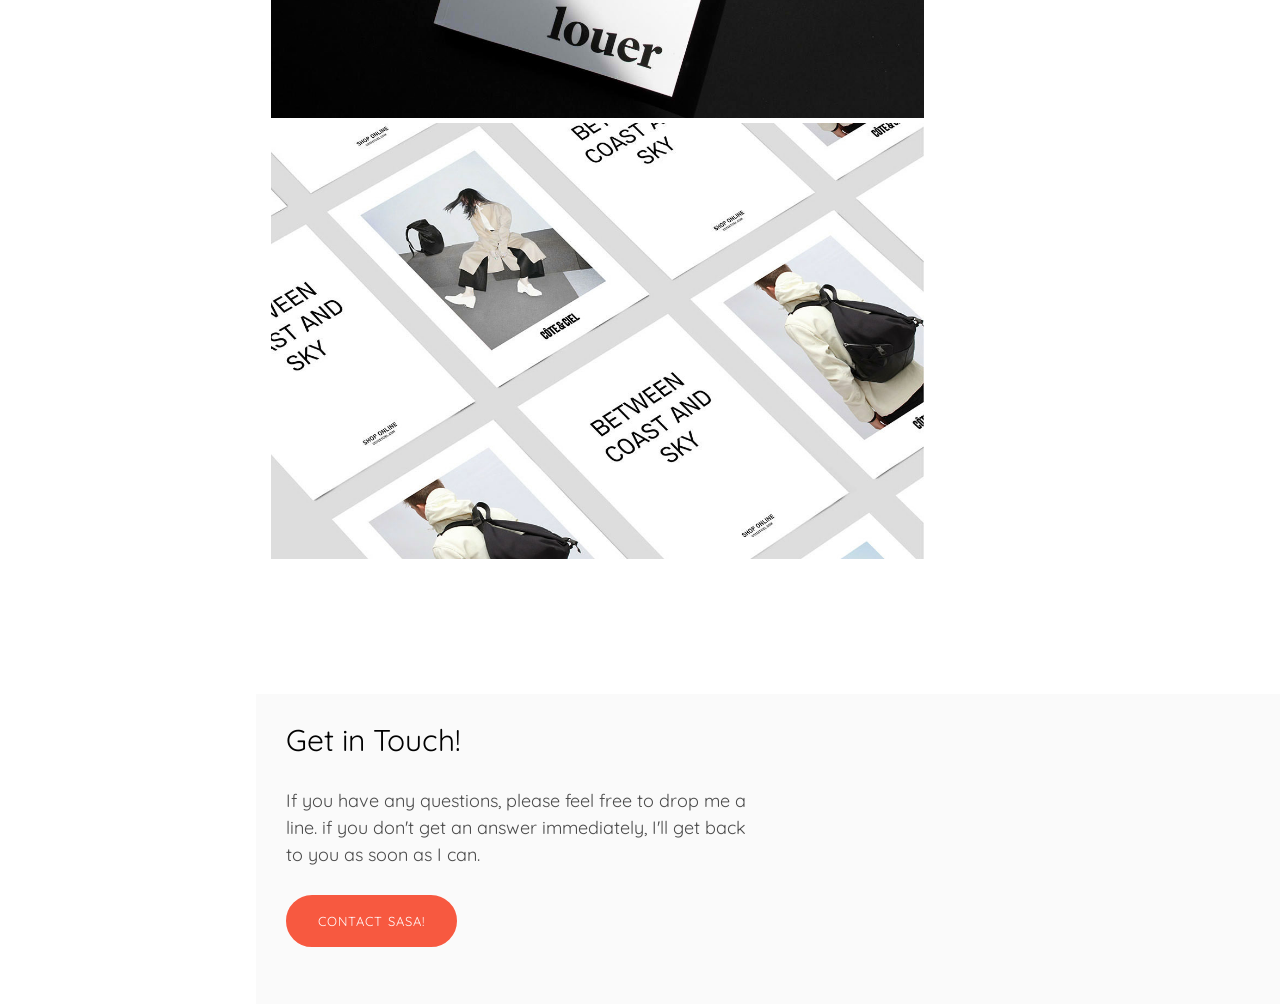
<file: work/work-single.html>
<!DOCTYPE HTML>
<html>
	<head>
	<meta charset="utf-8">
	<meta http-equiv="X-UA-Compatible" content="IE=edge">
	<title>Work Template</title>
	<meta name="viewport" content="width=device-width, initial-scale=1">
	<meta name="description" content="" />
	<meta name="keywords" content="" />
	<meta name="author" content="" />

  <!-- Facebook and Twitter integration -->
	<meta property="og:title" content=""/>
	<meta property="og:image" content=""/>
	<meta property="og:url" content=""/>
	<meta property="og:site_name" content=""/>
	<meta property="og:description" content=""/>
	<meta name="twitter:title" content="" />
	<meta name="twitter:image" content="" />
	<meta name="twitter:url" content="" />
	<meta name="twitter:card" content="" />

	<!-- Place favicon.ico and apple-touch-icon.png in the root directory -->
	<link rel="shortcut icon" href="../favicon.ico?">

	<link href="https://fonts.googleapis.com/css?family=Quicksand:300,400,500,700" rel="stylesheet">
	
	<!-- Animate.css -->
	<link rel="stylesheet" href="../css/animate.css">
	<!-- Icomoon Icon Fonts-->
	<link rel="stylesheet" href="../css/icomoon.css">
	<!-- Bootstrap  -->
	<link rel="stylesheet" href="../css/bootstrap.css">
	<!-- Flexslider  -->
	<link rel="stylesheet" href="../css/flexslider.css">
	<!-- Theme style  -->
	<link rel="stylesheet" href="../css/style.css">

	<!-- Modernizr JS -->
	<script src="../js/modernizr-2.6.2.min.js"></script>
	<!-- FOR IE9 below -->
	<!--[if lt IE 9]>
	<script src="js/respond.min.js"></script>
	<![endif]-->

	</head>
	<body>
	<div id="colorlib-page">
		<a href="#" class="js-colorlib-nav-toggle colorlib-nav-toggle"><i></i></a>
		<aside id="colorlib-aside" role="complementary" class="border js-fullheight">
			<h1 id="colorlib-logo"><a href="../index.html"><span style="font-size:45%;letter-spacing: 1.5px;text-transform:capitalize;">An Engineering Logbook</span><span>Sasa's</span><span>Kitchen</span></a></h1>
			<nav id="colorlib-main-menu" role="navigation">
				<ul>
					<a href="../about.html"><img src="../Sasa-Katsuhiro.jpg" width="77" height="104"></a>
					<li><a href="../index.html">Home</a></li>
					<li class="colorlib-active"><a href="../work.html">Work</a></li>
					<li><a href="../about.html">About</a></li>
					<li><a href="../expertise.html">Expertise</a></li>
					<!--<li><a href="blog.html">Blog</a></li>-->
					<li class="colorlib-active"><a href="../contact.html">Contact</a></li>
					<li><a href="../data/Sasa_Katsuhiro_(Aug2020).pdf" target="_blank">Curriculum Vitae</a></li>
				</ul>
			</nav>

			<div class="colorlib-footer">
				<ul>
					<li><a href="https://www.facebook.com/katsuhiro.sasagaki"><i class="icon-facebook2"></i></a></li>
					<li><a href="https://twitter.com/ColoradoanPony"><i class="icon-twitter2"></i></a></li>
					<li><a href="https://www.instagram.com/sasagackiee/"><i class="icon-instagram"></i></a></li>
					<li><a href="https://www.linkedin.com/in/sasa-co/"><i class="icon-linkedin2"></i></a></li>
				</ul>
			</div>

		</aside>

		<div id="colorlib-main">

			<div class="colorlib-work">
				<div class="container-fluid">
					<div class="row">
						<div class="col-md-6 col-md-offset-3 col-md-pull-3">
							<span class="heading-meta">Portfolio</span>
							<h2 class="colorlib-heading animate-box" data-animate-effect="fadeInLeft">Work Single</h2>
						</div>
					</div>
					<div class="row">
						<div class="col-md-8 image-content">
							<img class="img-responsive" src="../images/work-1.jpg" alt="Work1">
							<img class="img-responsive" src="../images/work-2.jpg" alt="Work2">
							<img class="img-responsive" src="../images/work-3.jpg" alt="Work3">
							<img class="img-responsive" src="../images/work-4.jpg" alt="Work4">
						</div>
						<div class="col-md-4 sticky-parent">
							<div id="sticky_item">
								<div class="project-desc">
									<h2>Work Name</h2>
									<span><a href="#">Logo</a>, <a href="#">Brading</a></span>
									<p>A small river named Duden flows by their place and supplies it with the necessary regelialia. It is a paradisematic country, in which roasted parts of sentences fly into your mouth. Even the all-powerful Pointing has no control about the blind texts it is an almost unorthographic life One day however a small line of blind text by the name of Lorem Ipsum decided to leave for the far World of Grammar.</p>
									<p class="icon">
										<span><a href="#"><i class="icon-share3"></i></a></span>
										<span><a href="#"><i class="icon-eye"></i> 100</a></span>
										<span><a href="#"><i class="icon-heart"></i> 49</a></span>
									</p>
									<p><a href="#" class="btn btn-primary">Live Preview</a> or <a href="#" class="btn-download">Download</a></p>
								</div>
							</div>
						</div>
					</div>
				</div>
			</div>

			<div id="get-in-touch" class="colorlib-bg-color">
				<div class="colorlib-narrow-content">
					<div class="row">
						<div class="col-md-6 animate-box" data-animate-effect="fadeInLeft">
							<h2>Get in Touch!</h2>
						</div>
					</div>
					<div class="row">
						<div class="col-md-6 col-md-offset-3 col-md-pull-3 animate-box" data-animate-effect="fadeInLeft">
							<p class="colorlib-lead">If you have any questions, please feel free to drop me a line.
								if you don't get an answer immediately, I'll get back to you as soon as I can.</p>
							<p><a href="https://sasagackie.github.io/contact.html" class="btn btn-primary btn-learn">Contact Sasa!</a></p>
						</div>
						
					</div>
				</div>
			</div>
		</div>
	</div>

	<!-- jQuery -->
	<script src="../js/jquery.min.js"></script>
	<!-- jQuery Easing -->
	<script src="../js/jquery.easing.1.3.js"></script>
	<!-- Bootstrap -->
	<script src="../js/bootstrap.min.js"></script>
	<!-- Waypoints -->
	<script src="../js/jquery.waypoints.min.js"></script>
	<!-- Flexslider -->
	<script src="../js/jquery.flexslider-min.js"></script>
	<!-- Sticky Kit -->
	<script src="../js/sticky-kit.min.js"></script>
	
	
	<!-- MAIN JS -->
	<script src="../js/main.js"></script>

	</body>
</html>
</file>
<file: css/icomoon.css>
@font-face {
  font-family: 'icomoon';
  src:  url('fonts/icomoon.eot?6py85u');
  src:  url('fonts/icomoon.eot?6py85u#iefix') format('embedded-opentype'),
    url('fonts/icomoon.ttf?6py85u') format('truetype'),
    url('fonts/icomoon.woff?6py85u') format('woff'),
    url('fonts/icomoon.svg?6py85u#icomoon') format('svg');
  font-weight: normal;
  font-style: normal;
}

[class^="icon-"], [class*=" icon-"] {
  /* use !important to prevent issues with browser extensions that change fonts */
  font-family: 'icomoon' !important;
  speak: none;
  font-style: normal;
  font-weight: normal;
  font-variant: normal;
  text-transform: none;
  line-height: 1;

  /* Better Font Rendering =========== */
  -webkit-font-smoothing: antialiased;
  -moz-osx-font-smoothing: grayscale;
}

.icon-times:before {
  content: "\e930";
}
.icon-tick:before {
  content: "\e931";
}
.icon-plus:before {
  content: "\e932";
}
.icon-minus:before {
  content: "\e933";
}
.icon-equals:before {
  content: "\e934";
}
.icon-divide:before {
  content: "\e935";
}
.icon-chevron-right:before {
  content: "\e936";
}
.icon-chevron-left:before {
  content: "\e937";
}
.icon-arrow-right-thick:before {
  content: "\e938";
}
.icon-arrow-left-thick:before {
  content: "\e939";
}
.icon-th-small:before {
  content: "\e93a";
}
.icon-th-menu:before {
  content: "\e93b";
}
.icon-th-list:before {
  content: "\e93c";
}
.icon-th-large:before {
  content: "\e93d";
}
.icon-home:before {
  content: "\e93e";
}
.icon-arrow-forward:before {
  content: "\e93f";
}
.icon-arrow-back:before {
  content: "\e940";
}
.icon-rss:before {
  content: "\e941";
}
.icon-location:before {
  content: "\e942";
}
.icon-link:before {
  content: "\e943";
}
.icon-image:before {
  content: "\e944";
}
.icon-arrow-up-thick:before {
  content: "\e945";
}
.icon-arrow-down-thick:before {
  content: "\e946";
}
.icon-starburst:before {
  content: "\e947";
}
.icon-starburst-outline:before {
  content: "\e948";
}
.icon-star3:before {
  content: "\e949";
}
.icon-flow-children:before {
  content: "\e94a";
}
.icon-export:before {
  content: "\e94b";
}
.icon-delete2:before {
  content: "\e94c";
}
.icon-delete-outline:before {
  content: "\e94d";
}
.icon-cloud-storage:before {
  content: "\e94e";
}
.icon-wi-fi:before {
  content: "\e94f";
}
.icon-heart:before {
  content: "\e950";
}
.icon-flash:before {
  content: "\e951";
}
.icon-cancel:before {
  content: "\e952";
}
.icon-backspace:before {
  content: "\e953";
}
.icon-attachment:before {
  content: "\e954";
}
.icon-arrow-move:before {
  content: "\e955";
}
.icon-warning:before {
  content: "\e956";
}
.icon-user:before {
  content: "\e957";
}
.icon-radar:before {
  content: "\e958";
}
.icon-lock-open:before {
  content: "\e959";
}
.icon-lock-closed:before {
  content: "\e95a";
}
.icon-location-arrow:before {
  content: "\e95b";
}
.icon-info:before {
  content: "\e95c";
}
.icon-user-delete:before {
  content: "\e95d";
}
.icon-user-add:before {
  content: "\e95e";
}
.icon-media-pause:before {
  content: "\e95f";
}
.icon-group:before {
  content: "\e960";
}
.icon-chart-pie:before {
  content: "\e961";
}
.icon-chart-line:before {
  content: "\e962";
}
.icon-chart-bar:before {
  content: "\e963";
}
.icon-chart-area:before {
  content: "\e964";
}
.icon-video:before {
  content: "\e965";
}
.icon-point-of-interest:before {
  content: "\e966";
}
.icon-infinity:before {
  content: "\e967";
}
.icon-globe:before {
  content: "\e968";
}
.icon-eye:before {
  content: "\e969";
}
.icon-cog:before {
  content: "\e96a";
}
.icon-camera:before {
  content: "\e96b";
}
.icon-upload:before {
  content: "\e96c";
}
.icon-scissors:before {
  content: "\e96d";
}
.icon-refresh:before {
  content: "\e96e";
}
.icon-pin:before {
  content: "\e96f";
}
.icon-key:before {
  content: "\e970";
}
.icon-info-large:before {
  content: "\e971";
}
.icon-eject:before {
  content: "\e972";
}
.icon-download:before {
  content: "\e973";
}
.icon-zoom:before {
  content: "\e974";
}
.icon-zoom-out:before {
  content: "\e975";
}
.icon-zoom-in:before {
  content: "\e976";
}
.icon-sort-numerically:before {
  content: "\e977";
}
.icon-sort-alphabetically:before {
  content: "\e978";
}
.icon-input-checked:before {
  content: "\e979";
}
.icon-calender:before {
  content: "\e97a";
}
.icon-world2:before {
  content: "\e97b";
}
.icon-notes:before {
  content: "\e97c";
}
.icon-code:before {
  content: "\e97d";
}
.icon-arrow-sync:before {
  content: "\e97e";
}
.icon-arrow-shuffle:before {
  content: "\e97f";
}
.icon-arrow-repeat:before {
  content: "\e980";
}
.icon-arrow-minimise:before {
  content: "\e981";
}
.icon-arrow-maximise:before {
  content: "\e982";
}
.icon-arrow-loop:before {
  content: "\e983";
}
.icon-anchor:before {
  content: "\e984";
}
.icon-spanner:before {
  content: "\e985";
}
.icon-puzzle:before {
  content: "\e986";
}
.icon-power:before {
  content: "\e987";
}
.icon-plane:before {
  content: "\e988";
}
.icon-pi:before {
  content: "\e989";
}
.icon-phone:before {
  content: "\e98a";
}
.icon-microphone2:before {
  content: "\e98b";
}
.icon-media-rewind:before {
  content: "\e98c";
}
.icon-flag:before {
  content: "\e98d";
}
.icon-adjust-brightness:before {
  content: "\e98e";
}
.icon-waves:before {
  content: "\e98f";
}
.icon-social-twitter:before {
  content: "\e990";
}
.icon-social-facebook:before {
  content: "\e991";
}
.icon-social-dribbble:before {
  content: "\e992";
}
.icon-media-stop:before {
  content: "\e993";
}
.icon-media-record:before {
  content: "\e994";
}
.icon-media-play:before {
  content: "\e995";
}
.icon-media-fast-forward:before {
  content: "\e996";
}
.icon-media-eject:before {
  content: "\e997";
}
.icon-social-vimeo:before {
  content: "\e998";
}
.icon-social-tumbler:before {
  content: "\e999";
}
.icon-social-skype:before {
  content: "\e99a";
}
.icon-social-pinterest:before {
  content: "\e99b";
}
.icon-social-linkedin:before {
  content: "\e99c";
}
.icon-social-last-fm:before {
  content: "\e99d";
}
.icon-social-github:before {
  content: "\e99e";
}
.icon-social-flickr:before {
  content: "\e99f";
}
.icon-at:before {
  content: "\e9a0";
}
.icon-times-outline:before {
  content: "\e9a1";
}
.icon-plus-outline:before {
  content: "\e9a2";
}
.icon-minus-outline:before {
  content: "\e9a3";
}
.icon-tick-outline:before {
  content: "\e9a4";
}
.icon-th-large-outline:before {
  content: "\e9a5";
}
.icon-equals-outline:before {
  content: "\e9a6";
}
.icon-divide-outline:before {
  content: "\e9a7";
}
.icon-chevron-right-outline:before {
  content: "\e9a8";
}
.icon-chevron-left-outline:before {
  content: "\e9a9";
}
.icon-arrow-right-outline:before {
  content: "\e9aa";
}
.icon-arrow-left-outline:before {
  content: "\e9ab";
}
.icon-th-small-outline:before {
  content: "\e9ac";
}
.icon-th-menu-outline:before {
  content: "\e9ad";
}
.icon-th-list-outline:before {
  content: "\e9ae";
}
.icon-news2:before {
  content: "\e9b1";
}
.icon-home-outline:before {
  content: "\e9b2";
}
.icon-arrow-up-outline:before {
  content: "\e9b3";
}
.icon-arrow-forward-outline:before {
  content: "\e9b4";
}
.icon-arrow-down-outline:before {
  content: "\e9b5";
}
.icon-arrow-back-outline:before {
  content: "\e9b6";
}
.icon-trash3:before {
  content: "\e9b7";
}
.icon-rss-outline:before {
  content: "\e9b8";
}
.icon-message:before {
  content: "\e9b9";
}
.icon-location-outline:before {
  content: "\e9ba";
}
.icon-link-outline:before {
  content: "\e9bb";
}
.icon-image-outline:before {
  content: "\e9bc";
}
.icon-export-outline:before {
  content: "\e9bd";
}
.icon-cross:before {
  content: "\e9be";
}
.icon-wi-fi-outline:before {
  content: "\e9bf";
}
.icon-star-outline:before {
  content: "\e9c0";
}
.icon-media-pause-outline:before {
  content: "\e9c1";
}
.icon-mail:before {
  content: "\e9c2";
}
.icon-heart-outline:before {
  content: "\e9c3";
}
.icon-flash-outline:before {
  content: "\e9c4";
}
.icon-cancel-outline:before {
  content: "\e9c5";
}
.icon-beaker:before {
  content: "\e9c6";
}
.icon-arrow-move-outline:before {
  content: "\e9c7";
}
.icon-watch2:before {
  content: "\e9c8";
}
.icon-warning-outline:before {
  content: "\e9c9";
}
.icon-time:before {
  content: "\e9ca";
}
.icon-radar-outline:before {
  content: "\e9cb";
}
.icon-lock-open-outline:before {
  content: "\e9cc";
}
.icon-location-arrow-outline:before {
  content: "\e9cd";
}
.icon-info-outline:before {
  content: "\e9ce";
}
.icon-backspace-outline:before {
  content: "\e9cf";
}
.icon-attachment-outline:before {
  content: "\e9d0";
}
.icon-user-outline:before {
  content: "\e9d1";
}
.icon-user-delete-outline:before {
  content: "\e9d2";
}
.icon-user-add-outline:before {
  content: "\e9d3";
}
.icon-lock-closed-outline:before {
  content: "\e9d4";
}
.icon-group-outline:before {
  content: "\e9d5";
}
.icon-chart-pie-outline:before {
  content: "\e9d6";
}
.icon-chart-line-outline:before {
  content: "\e9d7";
}
.icon-chart-bar-outline:before {
  content: "\e9d8";
}
.icon-chart-area-outline:before {
  content: "\e9d9";
}
.icon-video-outline:before {
  content: "\e9da";
}
.icon-point-of-interest-outline:before {
  content: "\e9db";
}
.icon-map:before {
  content: "\e9dc";
}
.icon-key-outline:before {
  content: "\e9dd";
}
.icon-infinity-outline:before {
  content: "\e9de";
}
.icon-globe-outline:before {
  content: "\e9df";
}
.icon-eye-outline:before {
  content: "\e9e0";
}
.icon-cog-outline:before {
  content: "\e9e1";
}
.icon-camera-outline:before {
  content: "\e9e2";
}
.icon-upload-outline:before {
  content: "\e9e3";
}
.icon-support:before {
  content: "\e9e4";
}
.icon-scissors-outline:before {
  content: "\e9e5";
}
.icon-refresh-outline:before {
  content: "\e9e6";
}
.icon-info-large-outline:before {
  content: "\e9e7";
}
.icon-eject-outline:before {
  content: "\e9e8";
}
.icon-download-outline:before {
  content: "\e9e9";
}
.icon-battery-mid:before {
  content: "\e9ea";
}
.icon-battery-low:before {
  content: "\e9eb";
}
.icon-battery-high:before {
  content: "\e9ec";
}
.icon-zoom-outline:before {
  content: "\e9ed";
}
.icon-zoom-out-outline:before {
  content: "\e9ee";
}
.icon-zoom-in-outline:before {
  content: "\e9ef";
}
.icon-tag3:before {
  content: "\e9f0";
}
.icon-tabs-outline:before {
  content: "\e9f1";
}
.icon-pin-outline:before {
  content: "\e9f2";
}
.icon-message-typing:before {
  content: "\e9f3";
}
.icon-directions:before {
  content: "\e9f4";
}
.icon-battery-full:before {
  content: "\e9f5";
}
.icon-battery-charge:before {
  content: "\e9f6";
}
.icon-pipette:before {
  content: "\e9f7";
}
.icon-pencil:before {
  content: "\e9f8";
}
.icon-folder:before {
  content: "\e9f9";
}
.icon-folder-delete:before {
  content: "\e9fa";
}
.icon-folder-add:before {
  content: "\e9fb";
}
.icon-edit:before {
  content: "\e9fc";
}
.icon-document:before {
  content: "\e9fd";
}
.icon-document-delete:before {
  content: "\e9fe";
}
.icon-document-add:before {
  content: "\e9ff";
}
.icon-brush:before {
  content: "\ea00";
}
.icon-thumbs-up:before {
  content: "\ea01";
}
.icon-thumbs-down:before {
  content: "\ea02";
}
.icon-pen:before {
  content: "\ea03";
}
.icon-sort-numerically-outline:before {
  content: "\ea04";
}
.icon-sort-alphabetically-outline:before {
  content: "\ea05";
}
.icon-social-last-fm-circular:before {
  content: "\ea06";
}
.icon-social-github-circular:before {
  content: "\ea07";
}
.icon-compass:before {
  content: "\ea08";
}
.icon-bookmark:before {
  content: "\ea09";
}
.icon-input-checked-outline:before {
  content: "\ea0a";
}
.icon-code-outline:before {
  content: "\ea0b";
}
.icon-calender-outline:before {
  content: "\ea0c";
}
.icon-business-card:before {
  content: "\ea0d";
}
.icon-arrow-up:before {
  content: "\ea0e";
}
.icon-arrow-sync-outline:before {
  content: "\ea0f";
}
.icon-arrow-right:before {
  content: "\ea10";
}
.icon-arrow-repeat-outline:before {
  content: "\ea11";
}
.icon-arrow-loop-outline:before {
  content: "\ea12";
}
.icon-arrow-left:before {
  content: "\ea13";
}
.icon-flow-switch:before {
  content: "\ea14";
}
.icon-flow-parallel:before {
  content: "\ea15";
}
.icon-flow-merge:before {
  content: "\ea16";
}
.icon-document-text:before {
  content: "\ea17";
}
.icon-clipboard:before {
  content: "\ea18";
}
.icon-calculator:before {
  content: "\ea19";
}
.icon-arrow-minimise-outline:before {
  content: "\ea1a";
}
.icon-arrow-maximise-outline:before {
  content: "\ea1b";
}
.icon-arrow-down:before {
  content: "\ea1c";
}
.icon-gift:before {
  content: "\ea1d";
}
.icon-film:before {
  content: "\ea1e";
}
.icon-database:before {
  content: "\ea1f";
}
.icon-bell:before {
  content: "\ea20";
}
.icon-anchor-outline:before {
  content: "\ea21";
}
.icon-adjust-contrast:before {
  content: "\ea22";
}
.icon-world-outline:before {
  content: "\ea23";
}
.icon-shopping-bag:before {
  content: "\ea24";
}
.icon-power-outline:before {
  content: "\ea25";
}
.icon-notes-outline:before {
  content: "\ea26";
}
.icon-device-tablet:before {
  content: "\ea27";
}
.icon-device-phone:before {
  content: "\ea28";
}
.icon-device-laptop:before {
  content: "\ea29";
}
.icon-device-desktop:before {
  content: "\ea2a";
}
.icon-briefcase:before {
  content: "\ea2b";
}
.icon-stopwatch:before {
  content: "\ea2c";
}
.icon-spanner-outline:before {
  content: "\ea2d";
}
.icon-puzzle-outline:before {
  content: "\ea2e";
}
.icon-printer:before {
  content: "\ea2f";
}
.icon-pi-outline:before {
  content: "\ea30";
}
.icon-lightbulb:before {
  content: "\ea31";
}
.icon-flag-outline:before {
  content: "\ea32";
}
.icon-contacts:before {
  content: "\ea33";
}
.icon-archive2:before {
  content: "\ea34";
}
.icon-weather-stormy:before {
  content: "\ea35";
}
.icon-weather-shower:before {
  content: "\ea36";
}
.icon-weather-partly-sunny:before {
  content: "\ea37";
}
.icon-weather-downpour:before {
  content: "\ea38";
}
.icon-weather-cloudy:before {
  content: "\ea39";
}
.icon-plane-outline:before {
  content: "\ea3a";
}
.icon-phone-outline:before {
  content: "\ea3b";
}
.icon-microphone-outline:before {
  content: "\ea3c";
}
.icon-weather-windy:before {
  content: "\ea3d";
}
.icon-weather-windy-cloudy:before {
  content: "\ea3e";
}
.icon-weather-sunny:before {
  content: "\ea3f";
}
.icon-weather-snow:before {
  content: "\ea40";
}
.icon-weather-night:before {
  content: "\ea41";
}
.icon-media-stop-outline:before {
  content: "\ea42";
}
.icon-media-rewind-outline:before {
  content: "\ea43";
}
.icon-media-record-outline:before {
  content: "\ea44";
}
.icon-media-play-outline:before {
  content: "\ea45";
}
.icon-media-fast-forward-outline:before {
  content: "\ea46";
}
.icon-media-eject-outline:before {
  content: "\ea47";
}
.icon-wine:before {
  content: "\ea48";
}
.icon-waves-outline:before {
  content: "\ea49";
}
.icon-ticket:before {
  content: "\ea4a";
}
.icon-tags:before {
  content: "\ea4b";
}
.icon-plug:before {
  content: "\ea4c";
}
.icon-headphones:before {
  content: "\ea4d";
}
.icon-credit-card:before {
  content: "\ea4e";
}
.icon-coffee:before {
  content: "\ea4f";
}
.icon-book:before {
  content: "\ea50";
}
.icon-beer:before {
  content: "\ea51";
}
.icon-volume2:before {
  content: "\ea52";
}
.icon-volume-up:before {
  content: "\ea53";
}
.icon-volume-mute:before {
  content: "\ea54";
}
.icon-volume-down:before {
  content: "\ea55";
}
.icon-social-vimeo-circular:before {
  content: "\ea56";
}
.icon-social-twitter-circular:before {
  content: "\ea57";
}
.icon-social-pinterest-circular:before {
  content: "\ea58";
}
.icon-social-linkedin-circular:before {
  content: "\ea59";
}
.icon-social-facebook-circular:before {
  content: "\ea5a";
}
.icon-social-dribbble-circular:before {
  content: "\ea5b";
}
.icon-tree:before {
  content: "\ea5c";
}
.icon-thermometer2:before {
  content: "\ea5d";
}
.icon-social-tumbler-circular:before {
  content: "\ea5e";
}
.icon-social-skype-outline:before {
  content: "\ea5f";
}
.icon-social-flickr-circular:before {
  content: "\ea60";
}
.icon-social-at-circular:before {
  content: "\ea61";
}
.icon-shopping-cart:before {
  content: "\ea62";
}
.icon-messages:before {
  content: "\ea63";
}
.icon-leaf:before {
  content: "\ea64";
}
.icon-feather:before {
  content: "\ea65";
}
.icon-eye2:before {
  content: "\e064";
}
.icon-paper-clip:before {
  content: "\e065";
}
.icon-mail5:before {
  content: "\e066";
}
.icon-toggle:before {
  content: "\e067";
}
.icon-layout:before {
  content: "\e068";
}
.icon-link2:before {
  content: "\e069";
}
.icon-bell2:before {
  content: "\e06a";
}
.icon-lock3:before {
  content: "\e06b";
}
.icon-unlock:before {
  content: "\e06c";
}
.icon-ribbon2:before {
  content: "\e06d";
}
.icon-image2:before {
  content: "\e06e";
}
.icon-signal:before {
  content: "\e06f";
}
.icon-target3:before {
  content: "\e070";
}
.icon-clipboard3:before {
  content: "\e071";
}
.icon-clock3:before {
  content: "\e072";
}
.icon-watch:before {
  content: "\e073";
}
.icon-air-play:before {
  content: "\e074";
}
.icon-camera3:before {
  content: "\e075";
}
.icon-video2:before {
  content: "\e076";
}
.icon-disc:before {
  content: "\e077";
}
.icon-printer3:before {
  content: "\e078";
}
.icon-monitor:before {
  content: "\e079";
}
.icon-server:before {
  content: "\e07a";
}
.icon-cog2:before {
  content: "\e07b";
}
.icon-heart3:before {
  content: "\e07c";
}
.icon-paragraph:before {
  content: "\e07d";
}
.icon-align-justify:before {
  content: "\e07e";
}
.icon-align-left:before {
  content: "\e07f";
}
.icon-align-center:before {
  content: "\e080";
}
.icon-align-right:before {
  content: "\e081";
}
.icon-book2:before {
  content: "\e082";
}
.icon-layers2:before {
  content: "\e083";
}
.icon-stack2:before {
  content: "\e084";
}
.icon-stack-2:before {
  content: "\e085";
}
.icon-paper:before {
  content: "\e086";
}
.icon-paper-stack:before {
  content: "\e087";
}
.icon-search3:before {
  content: "\e088";
}
.icon-zoom-in2:before {
  content: "\e089";
}
.icon-zoom-out2:before {
  content: "\e08a";
}
.icon-reply2:before {
  content: "\e08b";
}
.icon-circle-plus:before {
  content: "\e08c";
}
.icon-circle-minus:before {
  content: "\e08d";
}
.icon-circle-check:before {
  content: "\e08e";
}
.icon-circle-cross:before {
  content: "\e08f";
}
.icon-square-plus:before {
  content: "\e090";
}
.icon-square-minus:before {
  content: "\e091";
}
.icon-square-check:before {
  content: "\e092";
}
.icon-square-cross:before {
  content: "\e093";
}
.icon-microphone:before {
  content: "\e094";
}
.icon-record:before {
  content: "\e095";
}
.icon-skip-back:before {
  content: "\e096";
}
.icon-rewind:before {
  content: "\e097";
}
.icon-play4:before {
  content: "\e098";
}
.icon-pause3:before {
  content: "\e099";
}
.icon-stop3:before {
  content: "\e09a";
}
.icon-fast-forward:before {
  content: "\e09b";
}
.icon-skip-forward:before {
  content: "\e09c";
}
.icon-shuffle2:before {
  content: "\e09d";
}
.icon-repeat:before {
  content: "\e09e";
}
.icon-folder2:before {
  content: "\e09f";
}
.icon-umbrella:before {
  content: "\e0a0";
}
.icon-moon:before {
  content: "\e0a1";
}
.icon-thermometer:before {
  content: "\e0a2";
}
.icon-drop:before {
  content: "\e0a3";
}
.icon-sun2:before {
  content: "\e0a4";
}
.icon-cloud3:before {
  content: "\e0a5";
}
.icon-cloud-upload2:before {
  content: "\e0a6";
}
.icon-cloud-download2:before {
  content: "\e0a7";
}
.icon-upload4:before {
  content: "\e0a8";
}
.icon-download4:before {
  content: "\e0a9";
}
.icon-location3:before {
  content: "\e0aa";
}
.icon-location-2:before {
  content: "\e0ab";
}
.icon-map3:before {
  content: "\e0ac";
}
.icon-battery:before {
  content: "\e0ad";
}
.icon-head:before {
  content: "\e0ae";
}
.icon-briefcase3:before {
  content: "\e0af";
}
.icon-speech-bubble:before {
  content: "\e0b0";
}
.icon-anchor2:before {
  content: "\e0b1";
}
.icon-globe2:before {
  content: "\e0b2";
}
.icon-box:before {
  content: "\e0b3";
}
.icon-reload:before {
  content: "\e0b4";
}
.icon-share3:before {
  content: "\e0b5";
}
.icon-marquee:before {
  content: "\e0b6";
}
.icon-marquee-plus:before {
  content: "\e0b7";
}
.icon-marquee-minus:before {
  content: "\e0b8";
}
.icon-tag:before {
  content: "\e0b9";
}
.icon-power2:before {
  content: "\e0ba";
}
.icon-command2:before {
  content: "\e0bb";
}
.icon-alt:before {
  content: "\e0bc";
}
.icon-esc:before {
  content: "\e0bd";
}
.icon-bar-graph:before {
  content: "\e0be";
}
.icon-bar-graph-2:before {
  content: "\e0bf";
}
.icon-pie-graph:before {
  content: "\e0c0";
}
.icon-star:before {
  content: "\e0c1";
}
.icon-arrow-left3:before {
  content: "\e0c2";
}
.icon-arrow-right3:before {
  content: "\e0c3";
}
.icon-arrow-up3:before {
  content: "\e0c4";
}
.icon-arrow-down3:before {
  content: "\e0c5";
}
.icon-volume:before {
  content: "\e0c6";
}
.icon-mute:before {
  content: "\e0c7";
}
.icon-content-right:before {
  content: "\e100";
}
.icon-content-left:before {
  content: "\e101";
}
.icon-grid2:before {
  content: "\e102";
}
.icon-grid-2:before {
  content: "\e103";
}
.icon-columns:before {
  content: "\e104";
}
.icon-loader:before {
  content: "\e105";
}
.icon-bag:before {
  content: "\e106";
}
.icon-ban:before {
  content: "\e107";
}
.icon-flag3:before {
  content: "\e108";
}
.icon-trash:before {
  content: "\e109";
}
.icon-expand2:before {
  content: "\e110";
}
.icon-contract:before {
  content: "\e111";
}
.icon-maximize:before {
  content: "\e112";
}
.icon-minimize:before {
  content: "\e113";
}
.icon-plus2:before {
  content: "\e114";
}
.icon-minus2:before {
  content: "\e115";
}
.icon-check:before {
  content: "\e116";
}
.icon-cross2:before {
  content: "\e117";
}
.icon-move:before {
  content: "\e118";
}
.icon-delete:before {
  content: "\e119";
}
.icon-menu5:before {
  content: "\e120";
}
.icon-archive:before {
  content: "\e121";
}
.icon-inbox:before {
  content: "\e122";
}
.icon-outbox:before {
  content: "\e123";
}
.icon-file:before {
  content: "\e124";
}
.icon-file-add:before {
  content: "\e125";
}
.icon-file-subtract:before {
  content: "\e126";
}
.icon-help:before {
  content: "\e127";
}
.icon-open:before {
  content: "\e128";
}
.icon-ellipsis:before {
  content: "\e129";
}
.icon-heart4:before {
  content: "\e900";
}
.icon-cloud4:before {
  content: "\e901";
}
.icon-star2:before {
  content: "\e902";
}
.icon-tv2:before {
  content: "\e903";
}
.icon-sound:before {
  content: "\e904";
}
.icon-video3:before {
  content: "\e905";
}
.icon-trash2:before {
  content: "\e906";
}
.icon-user2:before {
  content: "\e907";
}
.icon-key3:before {
  content: "\e908";
}
.icon-search4:before {
  content: "\e909";
}
.icon-settings:before {
  content: "\e90a";
}
.icon-camera4:before {
  content: "\e90b";
}
.icon-tag2:before {
  content: "\e90c";
}
.icon-lock4:before {
  content: "\e90d";
}
.icon-bulb:before {
  content: "\e90e";
}
.icon-pen2:before {
  content: "\e90f";
}
.icon-diamond:before {
  content: "\e910";
}
.icon-display2:before {
  content: "\e911";
}
.icon-location4:before {
  content: "\e912";
}
.icon-eye3:before {
  content: "\e913";
}
.icon-bubble3:before {
  content: "\e914";
}
.icon-stack3:before {
  content: "\e915";
}
.icon-cup:before {
  content: "\e916";
}
.icon-phone3:before {
  content: "\e917";
}
.icon-news:before {
  content: "\e918";
}
.icon-mail6:before {
  content: "\e919";
}
.icon-like:before {
  content: "\e91a";
}
.icon-photo:before {
  content: "\e91b";
}
.icon-note:before {
  content: "\e91c";
}
.icon-clock4:before {
  content: "\e91d";
}
.icon-paperplane:before {
  content: "\e91e";
}
.icon-params:before {
  content: "\e91f";
}
.icon-banknote:before {
  content: "\e920";
}
.icon-data:before {
  content: "\e921";
}
.icon-music2:before {
  content: "\e922";
}
.icon-megaphone2:before {
  content: "\e923";
}
.icon-study:before {
  content: "\e924";
}
.icon-lab2:before {
  content: "\e925";
}
.icon-food:before {
  content: "\e926";
}
.icon-t-shirt:before {
  content: "\e927";
}
.icon-fire2:before {
  content: "\e928";
}
.icon-clip:before {
  content: "\e929";
}
.icon-shop:before {
  content: "\e92a";
}
.icon-calendar3:before {
  content: "\e92b";
}
.icon-wallet2:before {
  content: "\e92c";
}
.icon-vynil:before {
  content: "\e92d";
}
.icon-truck2:before {
  content: "\e92e";
}
.icon-world:before {
  content: "\e92f";
}
.icon-spinner6:before {
  content: "\e9af";
}
.icon-spinner7:before {
  content: "\e9b0";
}
.icon-amazon:before {
  content: "\eab7";
}
.icon-google:before {
  content: "\eab8";
}
.icon-google2:before {
  content: "\eab9";
}
.icon-google3:before {
  content: "\eaba";
}
.icon-google-plus:before {
  content: "\eabb";
}
.icon-google-plus2:before {
  content: "\eabc";
}
.icon-google-plus3:before {
  content: "\eabd";
}
.icon-hangouts:before {
  content: "\eabe";
}
.icon-google-drive:before {
  content: "\eabf";
}
.icon-facebook2:before {
  content: "\eac0";
}
.icon-facebook22:before {
  content: "\eac1";
}
.icon-instagram:before {
  content: "\eac2";
}
.icon-whatsapp:before {
  content: "\eac3";
}
.icon-spotify:before {
  content: "\eac4";
}
.icon-telegram:before {
  content: "\eac5";
}
.icon-twitter2:before {
  content: "\eac6";
}
.icon-vine:before {
  content: "\eac7";
}
.icon-vk:before {
  content: "\eac8";
}
.icon-renren:before {
  content: "\eac9";
}
.icon-sina-weibo:before {
  content: "\eaca";
}
.icon-rss2:before {
  content: "\eacb";
}
.icon-rss22:before {
  content: "\eacc";
}
.icon-youtube:before {
  content: "\eacd";
}
.icon-youtube2:before {
  content: "\eace";
}
.icon-twitch:before {
  content: "\eacf";
}
.icon-vimeo:before {
  content: "\ead0";
}
.icon-vimeo2:before {
  content: "\ead1";
}
.icon-lanyrd:before {
  content: "\ead2";
}
.icon-flickr:before {
  content: "\ead3";
}
.icon-flickr2:before {
  content: "\ead4";
}
.icon-flickr3:before {
  content: "\ead5";
}
.icon-flickr4:before {
  content: "\ead6";
}
.icon-dribbble2:before {
  content: "\ead7";
}
.icon-behance:before {
  content: "\ead8";
}
.icon-behance2:before {
  content: "\ead9";
}
.icon-deviantart:before {
  content: "\eada";
}
.icon-500px:before {
  content: "\eadb";
}
.icon-steam:before {
  content: "\eadc";
}
.icon-steam2:before {
  content: "\eadd";
}
.icon-dropbox:before {
  content: "\eade";
}
.icon-onedrive:before {
  content: "\eadf";
}
.icon-github:before {
  content: "\eae0";
}
.icon-npm:before {
  content: "\eae1";
}
.icon-basecamp:before {
  content: "\eae2";
}
.icon-trello:before {
  content: "\eae3";
}
.icon-wordpress:before {
  content: "\eae4";
}
.icon-joomla:before {
  content: "\eae5";
}
.icon-ello:before {
  content: "\eae6";
}
.icon-blogger:before {
  content: "\eae7";
}
.icon-blogger2:before {
  content: "\eae8";
}
.icon-tumblr2:before {
  content: "\eae9";
}
.icon-tumblr22:before {
  content: "\eaea";
}
.icon-yahoo:before {
  content: "\eaeb";
}
.icon-yahoo2:before {
  content: "\eaec";
}
.icon-tux:before {
  content: "\eaed";
}
.icon-appleinc:before {
  content: "\eaee";
}
.icon-finder:before {
  content: "\eaef";
}
.icon-android:before {
  content: "\eaf0";
}
.icon-windows:before {
  content: "\eaf1";
}
.icon-windows8:before {
  content: "\eaf2";
}
.icon-soundcloud:before {
  content: "\eaf3";
}
.icon-soundcloud2:before {
  content: "\eaf4";
}
.icon-skype:before {
  content: "\eaf5";
}
.icon-reddit:before {
  content: "\eaf6";
}
.icon-hackernews:before {
  content: "\eaf7";
}
.icon-wikipedia:before {
  content: "\eaf8";
}
.icon-linkedin2:before {
  content: "\eaf9";
}
.icon-linkedin22:before {
  content: "\eafa";
}
.icon-lastfm:before {
  content: "\eafb";
}
.icon-lastfm2:before {
  content: "\eafc";
}
.icon-delicious:before {
  content: "\eafd";
}
.icon-stumbleupon:before {
  content: "\eafe";
}
.icon-stumbleupon2:before {
  content: "\eaff";
}
.icon-stackoverflow:before {
  content: "\eb00";
}
.icon-pinterest:before {
  content: "\eb01";
}
.icon-pinterest2:before {
  content: "\eb02";
}
.icon-xing:before {
  content: "\eb03";
}
.icon-xing2:before {
  content: "\eb04";
}
.icon-flattr:before {
  content: "\eb05";
}
.icon-foursquare:before {
  content: "\eb06";
}
.icon-yelp:before {
  content: "\eb07";
}
.icon-paypal:before {
  content: "\eb08";
}
.icon-chrome:before {
  content: "\eb09";
}
.icon-firefox:before {
  content: "\eb0a";
}
.icon-IE:before {
  content: "\eb0b";
}
.icon-edge:before {
  content: "\eb0c";
}
.icon-safari:before {
  content: "\eb0d";
}
.icon-opera:before {
  content: "\eb0e";
}
.icon-file-pdf:before {
  content: "\eb0f";
}
.icon-file-openoffice:before {
  content: "\eb10";
}
.icon-file-word:before {
  content: "\eb11";
}
.icon-file-excel:before {
  content: "\eb12";
}
.icon-libreoffice:before {
  content: "\eb13";
}
.icon-html-five:before {
  content: "\eb14";
}
.icon-html-five2:before {
  content: "\eb15";
}
.icon-css3:before {
  content: "\eb16";
}
.icon-git:before {
  content: "\eb17";
}
.icon-codepen:before {
  content: "\eb18";
}
.icon-svg:before {
  content: "\eb19";
}
.icon-IcoMoon:before {
  content: "\eb1a";
}
</file>
<file: css/style.css>
@font-face {
  font-family: 'icomoon';
  src: url("../fonts/icomoon/icomoon.eot?srf3rx");
  src: url("../fonts/icomoon/icomoon.eot?srf3rx#iefix") format("embedded-opentype"), url("../fonts/icomoon/icomoon.ttf?srf3rx") format("truetype"), url("../fonts/icomoon/icomoon.woff?srf3rx") format("woff"), url("../fonts/icomoon/icomoon.svg?srf3rx#icomoon") format("svg");
  font-weight: normal;
  font-style: normal; }

/* =======================================================
*
* 	Template Style 
*	Edit this section
*
* ======================================================= */
body {
  font-family: "Quicksand", Arial, sans-serif;
  font-weight: 400;
  font-size: 15px;
  line-height: 1.8;
  color: rgba(0, 0, 0, 0.7); }
  @media screen and (max-width: 992px) {
    body {
      font-size: 16px; } }

a {
  color: #F75940;
  -webkit-transition: 0.5s;
  -o-transition: 0.5s;
  transition: 0.5s; }
  a:hover, a:active, a:focus {
    color: #F75940;
    outline: none;
    text-decoration: none !important; }

p {
  margin-bottom: 1.5em; }

h1, h2, h3, h4, h5, h6 {
  color: #000;
  font-family: "Quicksand", Arial, sans-serif;
  font-weight: 400;
  margin: 0 0 30px 0; }

figure {
  margin-bottom: 2.5em;
  float: left;
  width: 100%; }
  figure figcaption {
    font-size: 16px;
    width: 80%;
    margin: 20px auto 0px auto;
    color: #b3b3b3;
    font-style: italic;
    font-family: "Quicksand", Arial, sans-serif; }
    @media screen and (max-width: 480px) {
      figure figcaption {
        width: 100%; } }

::-webkit-selection {
  color: #fff;
  background: #F75940; }

::-moz-selection {
  color: #fff;
  background: #F75940; }

::selection {
  color: #fff;
  background: #F75940; }

#colorlib-page {
  width: 100%;
  overflow: hidden;
  position: relative; }

#colorlib-aside {
  padding-top: 1em;
  padding-bottom: 40px;
  padding-left: 3em;
  padding-right: 3em;
  width: 20%;
  position: fixed;
  bottom: 0;
  top: 0;
  left: 0;
  overflow-y: scroll;
  z-index: 1001;
  background: #fff;
  -webkit-transition: 0.5s;
  -o-transition: 0.5s;
  transition: 0.5s; }
  @media screen and (max-width: 1200px) {
    #colorlib-aside {
      width: 30%; } }
  @media screen and (max-width: 768px) {
    #colorlib-aside {
      width: 270px;
      -moz-transform: translateX(-270px);
      -webkit-transform: translateX(-270px);
      -ms-transform: translateX(-270px);
      -o-transform: translateX(-270px);
      transform: translateX(-270px);
      padding-top: 4em; } }
  #colorlib-aside #colorlib-logo {
    text-align: right;
    font-weight: 400;
    font-size: 22px;
    text-transform: uppercase;
    margin-bottom: 1em;
    display: block;
    width: 100%; }
    @media screen and (max-width: 768px) {
      #colorlib-aside #colorlib-logo {
        margin-bottom: 1em; } }
    #colorlib-aside #colorlib-logo a {
      display: inline-block;
      text-align: center;
      background: #000;
      padding: .5em .8em;
      color: #fff;
      letter-spacing: 10px;
      padding-right: .3em; }
      #colorlib-aside #colorlib-logo a span {
        display: block;
        margin-bottom: 5px;
        text-align: center; }
  #colorlib-aside #colorlib-main-menu ul {
    text-align: right;
    margin: 0;
    padding: 0; }
    @media screen and (max-width: 768px) {
      #colorlib-aside #colorlib-main-menu ul {
        margin: 0 0 2em 0; } }
    #colorlib-aside #colorlib-main-menu ul li {
      margin: 0 0 10px 0;
      padding: 0;
      list-style: none;
      font-size: 12px;
      font-weight: 500;
      text-transform: uppercase;
      letter-spacing: 1px; }
      #colorlib-aside #colorlib-main-menu ul li a {
        color: rgba(0, 0, 0, 0.4);
        text-decoration: none;
        position: relative;
        padding: 10px 0;
        font-family: "Quicksand", Arial, sans-serif;
        -webkit-transition: 0.3s;
        -o-transition: 0.3s;
        transition: 0.3s; }
        #colorlib-aside #colorlib-main-menu ul li a:after {
          content: "";
          position: absolute;
          height: 1px;
          bottom: 7px;
          left: 0;
          right: 0;
          background-color: #000;
          visibility: hidden;
          -webkit-transform: scaleX(0);
          -moz-transform: scaleX(0);
          -ms-transform: scaleX(0);
          -o-transform: scaleX(0);
          transform: scaleX(0);
          -webkit-transition: all 0.3s cubic-bezier(0.175, 0.885, 0.32, 1.275);
          -moz-transition: all 0.3s cubic-bezier(0.175, 0.885, 0.32, 1.275);
          -ms-transition: all 0.3s cubic-bezier(0.175, 0.885, 0.32, 1.275);
          -o-transition: all 0.3s cubic-bezier(0.175, 0.885, 0.32, 1.275);
          transition: all 0.3s cubic-bezier(0.175, 0.885, 0.32, 1.275); }
        #colorlib-aside #colorlib-main-menu ul li a:hover {
          text-decoration: none;
          color: black; }
          #colorlib-aside #colorlib-main-menu ul li a:hover:after {
            visibility: visible;
            -webkit-transform: scaleX(1);
            -moz-transform: scaleX(1);
            -ms-transform: scaleX(1);
            -o-transform: scaleX(1);
            transform: scaleX(1); }
      #colorlib-aside #colorlib-main-menu ul li.colorlib-active a {
        color: #000; }
        #colorlib-aside #colorlib-main-menu ul li.colorlib-active a:after {
          visibility: visible;
          -webkit-transform: scaleX(1);
          -moz-transform: scaleX(1);
          -ms-transform: scaleX(1);
          -o-transform: scaleX(1);
          transform: scaleX(1); }
  #colorlib-aside .colorlib-footer {
    position: absolute;
    bottom: 40px;
    right: 1.5em;
    left: 1.5em;
    font-size: 15px;
    text-align: right;
    font-weight: 400;
    color: rgba(0, 0, 0, 0.6);
    padding: 0 20px; }
    @media screen and (max-width: 768px) {
      #colorlib-aside .colorlib-footer {
        position: relative;
        bottom: 0; } }
    #colorlib-aside .colorlib-footer span {
      display: block; }
    #colorlib-aside .colorlib-footer ul {
      padding: 0;
      margin: 0; }
      #colorlib-aside .colorlib-footer ul li {
        padding: 0;
        margin: 0;
        display: inline;
        list-style: none; }
        #colorlib-aside .colorlib-footer ul li a {
          color: rgba(0, 0, 0, 0.7);
          padding: 4px; }
          #colorlib-aside .colorlib-footer ul li a:hover, #colorlib-aside .colorlib-footer ul li a:active, #colorlib-aside .colorlib-footer ul li a:focus {
            text-decoration: none;
            outline: none;
            color: #F75940; }

#colorlib-main {
  width: 80%;
  float: right;
  -webkit-transition: 0.5s;
  -o-transition: 0.5s;
  transition: 0.5s; }
  @media screen and (max-width: 1200px) {
    #colorlib-main {
      width: 70%; } }
  @media screen and (max-width: 768px) {
    #colorlib-main {
      width: 100%; } }

#colorlib-hero {
  min-height: 500px;
  background: #fff url(../images/loader.gif) no-repeat center center;
  width: 100%;
  float: left;
  margin-bottom: 10em;
  clear: both; }
  #colorlib-hero .btn {
    font-size: 24px; }
    #colorlib-hero .btn.btn-primary {
      padding: 14px 30px !important; }
  #colorlib-hero .flexslider {
    border: none;
    z-index: 1;
    margin-bottom: 0; }
    #colorlib-hero .flexslider .slides {
      position: relative;
      overflow: hidden; }
      #colorlib-hero .flexslider .slides li {
        background-repeat: no-repeat;
        background-size: cover;
        background-position: bottom center;
        min-height: 400px;
        position: relative; }
    #colorlib-hero .flexslider .flex-control-nav {
      bottom: 20px;
      z-index: 1000;
      right: 20px;
      float: right;
      width: auto; }
      #colorlib-hero .flexslider .flex-control-nav li {
        display: block;
        margin-bottom: 10px; }
        #colorlib-hero .flexslider .flex-control-nav li a {
          background: rgba(255, 255, 255, 0.2);
          -webkit-box-shadow: none;
          box-shadow: none;
          width: 12px;
          height: 12px;
          cursor: pointer; }
          #colorlib-hero .flexslider .flex-control-nav li a.flex-active {
            cursor: pointer;
            background: transparent;
            border: 2px solid #F75940; }
    #colorlib-hero .flexslider .flex-direction-nav {
      display: none; }
    #colorlib-hero .flexslider .slider-text {
      display: table;
      opacity: 0;
      min-height: 500px;
      z-index: 9; }
      #colorlib-hero .flexslider .slider-text > .slider-text-inner {
        display: table-cell;
        vertical-align: middle;
        min-height: 700px;
        padding: 2em;
        position: relative; }
        #colorlib-hero .flexslider .slider-text > .slider-text-inner .desc {
          position: absolute;
          bottom: 15px;
          left: 0;
          padding: 30px;
          background: #fff; }
        @media screen and (max-width: 768px) {
          #colorlib-hero .flexslider .slider-text > .slider-text-inner {
            text-align: center; } }
        #colorlib-hero .flexslider .slider-text > .slider-text-inner h1, #colorlib-hero .flexslider .slider-text > .slider-text-inner h2 {
          margin: 0;
          padding: 0;
          color: black;
          font-family: "Quicksand", Arial, sans-serif; }
        #colorlib-hero .flexslider .slider-text > .slider-text-inner h1 {
          margin-bottom: 20px;
          font-size: 44px;
          line-height: 1.3;
          font-weight: 300; }
          @media screen and (max-width: 768px) {
            #colorlib-hero .flexslider .slider-text > .slider-text-inner h1 {
              font-size: 28px; } }
        #colorlib-hero .flexslider .slider-text > .slider-text-inner h2 {
          font-size: 18px;
          line-height: 1.5;
          margin-bottom: 30px;
          font-weight: 300;
          font-family: "Quicksand", Arial, sans-serif; }
          #colorlib-hero .flexslider .slider-text > .slider-text-inner h2 a {
            color: rgba(247, 89, 64, 0.8);
            border-bottom: 1px solid rgba(247, 89, 64, 0.7); }
        #colorlib-hero .flexslider .slider-text > .slider-text-inner .heading-section {
          font-size: 50px; }
          @media screen and (max-width: 768px) {
            #colorlib-hero .flexslider .slider-text > .slider-text-inner .heading-section {
              font-size: 30px; } }
        #colorlib-hero .flexslider .slider-text > .slider-text-inner s
.colorlib-lead {
          font-size: 20px;
          color: #fff; }
        #colorlib-hero .flexslider .slider-text > .slider-text-inner p {
          margin-bottom: 0; }
        #colorlib-hero .flexslider .slider-text > .slider-text-inner .btn {
          font-size: 12px;
          text-transform: uppercase;
          letter-spacing: 2px;
          color: #000;
          padding: 10px 15px !important;
          border: none;
          font-weight: 400; }
          #colorlib-hero .flexslider .slider-text > .slider-text-inner .btn.btn-learn {
            background: transparent;
            color: #000;
            border: 1px solid #000; }
            #colorlib-hero .flexslider .slider-text > .slider-text-inner .btn.btn-learn:hover {
              background: transparent !important;
              border: 1px solid #000 !important; }
          @media screen and (max-width: 768px) {
            #colorlib-hero .flexslider .slider-text > .slider-text-inner .btn {
              width: 100%; } }

body.offcanvas {
  overflow-x: hidden; }
  body.offcanvas #colorlib-aside {
    -moz-transform: translateX(0);
    -webkit-transform: translateX(0);
    -ms-transform: translateX(0);
    -o-transform: translateX(0);
    transform: translateX(0);
    width: 270px;
    background: #fff;
    z-index: 999;
    position: fixed; }
  body.offcanvas #colorlib-main, body.offcanvas .colorlib-nav-toggle {
    top: 0;
    -moz-transform: translateX(270px);
    -webkit-transform: translateX(270px);
    -ms-transform: translateX(270px);
    -o-transform: translateX(270px);
    transform: translateX(270px); }

.colorlib-blog,
.colorlib-work,
.colorlib-about,
.colorlib-services,
.colorlib-contact {
  padding-top: 4em;
  padding-bottom: 9em;
  clear: both;
  width: 100%;
  display: block; }
  @media screen and (max-width: 768px) {
    .colorlib-blog,
    .colorlib-work,
    .colorlib-about,
    .colorlib-services,
    .colorlib-contact {
      padding-top: 5em;
      padding-bottom: 8em; } }

.about-img,
.about-img-2 {
  background-size: cover;
  background-position: center center;
  background-repeat: no-repeat;
  position: relative; }

.colorlib-heading {
  font-size: 18px;
  margin-bottom: 2em;
  font-weight: 500;
  text-transform: uppercase;
  letter-spacing: 5px;
  line-height: 1.8; }
  .colorlib-heading span {
    display: block; }
  @media screen and (max-width: 768px) {
    .colorlib-heading {
      margin-bottom: 1em; } }

.heading-meta {
  margin-bottom: 15px;
  display: block;
  font-size: 10px;
  text-transform: uppercase;
  color: #999999;
  font-weight: 500;
  letter-spacing: 5px; }

.about-img {
  width: 75%;
  height: 550px; }
  .about-img .about-img-2 {
    width: 100% !important;
    height: 390px;
    position: absolute;
    top: 80px;
    right: -100px;
    width: 80%;
    -webkit-box-shadow: 0px 35px 78px -23px rgba(0, 0, 0, 0.33);
    -moz-box-shadow: 0px 35px 78px -23px rgba(0, 0, 0, 0.33);
    box-shadow: 0px 35px 78px -23px rgba(0, 0, 0, 0.33); }

.about-desc h3 {
  font-size: 18px;
  text-transform: uppercase;
  letter-spacing: 5px;
  font-weight: 500; }

.fancy-collapse-panel .panel-default > .panel-heading {
  padding: 0; }

.panel-heading a {
  padding: 15px 25px;
  display: block;
  width: 100%;
  font-weight: 400;
  font-size: 14px;
  letter-spacing: 1px;
  text-transform: uppercase;
  background-color: #000;
  color: #fff;
  position: relative;
  -webkit-box-shadow: none !important;
  -moz-box-shadow: none !important;
  -ms-box-shadow: none !important;
  -o-box-shadow: none !important;
  box-shadow: none !important; }

.panel {
  -webkit-box-shadow: none !important;
  -moz-box-shadow: none !important;
  -ms-box-shadow: none !important;
  -o-box-shadow: none !important;
  box-shadow: none !important;
  border: none; }

.panel-heading a:after {
  font-family: "icomoon";
  content: "\ea0e";
  position: absolute;
  right: 20px;
  font-size: 20px;
  font-weight: 400;
  top: 50%;
  line-height: 1;
  margin-top: -10px; }

.panel-heading a.collapsed:after {
  content: "\ea1c"; }

.panel-heading a.collapsed {
  background: #fafafa;
  border: 1px solid #e6e6e6 !important;
  color: #333333; }

.panel-body {
  padding: 1.5em;
  margin-top: 5px;
  border: 1px solid #e6e6e6 !important; }

.blog-entry {
  width: 100%;
  float: left;
  background: #fff;
  margin-bottom: 3em; }
  @media screen and (max-width: 768px) {
    .blog-entry {
      margin-bottom: 3em; } }
  .blog-entry .blog-img {
    width: 100%;
    float: left;
    overflow: hidden;
    position: relative;
    z-index: 1;
    margin-bottom: 25px; }
    .blog-entry .blog-img img {
      position: relative;
      max-width: 100%;
      -webkit-transform: scale(1);
      -moz-transform: scale(1);
      -ms-transform: scale(1);
      -o-transform: scale(1);
      transform: scale(1);
      -webkit-transition: 0.3s;
      -o-transition: 0.3s;
      transition: 0.3s; }
  .blog-entry .desc h3 {
    font-size: 16px;
    margin-bottom: 25px;
    line-height: auto;
    font-weight: 500;
    text-transform: uppercase;
    letter-spacing: 1px; }
    .blog-entry .desc h3 a {
      color: #000;
      text-decoration: none; }
  .blog-entry .desc span {
    display: block;
    margin-bottom: 20px;
    font-size: 14px;
    color: rgba(0, 0, 0, 0.5) !important; }
    .blog-entry .desc span small i {
      color: #999999; }
  .blog-entry .desc .lead {
    font-size: 12px;
    text-transform: uppercase;
    letter-spacing: 2px;
    color: #000; }
  .blog-entry:hover .blog-img img {
    -webkit-transform: scale(1.1);
    -moz-transform: scale(1.1);
    -ms-transform: scale(1.1);
    -o-transform: scale(1.1);
    transform: scale(1.1); }

.overlap {
  margin-top: 5em;
  background: #fff;
  padding: 30px; }
  @media screen and (max-width: 768px) {
    .overlap {
      margin-top: 2em; } }

.project {
  background-size: cover;
  background-position: center center;
  background-repeat: no-repeat;
  position: relative;
  height: 450px;
  width: 100%;
  display: block;
  margin-bottom: 30px; }
  .project .desc {
    position: absolute;
    top: 0;
    bottom: 0;
    left: 0;
    width: 100%;
    right: 0;
    background: rgba(0, 0, 0, 0.9);
    opacity: 0;
    -webkit-transition: 0.3s;
    -o-transition: 0.3s;
    transition: 0.3s; }
    .project .desc .con {
      padding: 20px;
      display: block;
      position: relative;
      height: 450px; }
      .project .desc .con .icon {
        position: absolute;
        bottom: 20px;
        left: 20px;
        right: 20px; }
        .project .desc .con .icon span {
          display: inline;
          padding-right: 5px; }
          .project .desc .con .icon span a {
            color: #cccccc;
            padding: 5px;
            background: #333333;
            -webkit-border-radius: 4px;
            -moz-border-radius: 4px;
            -ms-border-radius: 4px;
            border-radius: 4px; }
        .project .desc .con .icon i {
          font-size: 16px;
          color: #cccccc; }
    .project .desc h3 {
      font-size: 16px;
      font-weight: 500;
      text-transform: uppercase;
      letter-spacing: 1px;
      -webkit-transition: -webkit-transform 0.3s, opacity 0.3s;
      -webkit-transition: opacity 0.3s, -webkit-transform 0.3s;
      transition: opacity 0.3s, -webkit-transform 0.3s;
      -o-transition: transform 0.3s, opacity 0.3s;
      transition: transform 0.3s, opacity 0.3s;
      transition: transform 0.3s, opacity 0.3s, -webkit-transform 0.3s;
      -webkit-transform: translate3d(0, -15px, 0);
      transform: translate3d(0, -15px, 0);
      margin-bottom: 15px; }
      .project .desc h3 a {
        color: #fff; }
    .project .desc span {
      display: block;
      color: #999999;
      font-size: 13px;
      -webkit-transition: -webkit-transform 0.3s, opacity 0.3s;
      -webkit-transition: opacity 0.3s, -webkit-transform 0.3s;
      transition: opacity 0.3s, -webkit-transform 0.3s;
      -o-transition: transform 0.3s, opacity 0.3s;
      transition: transform 0.3s, opacity 0.3s;
      transition: transform 0.3s, opacity 0.3s, -webkit-transform 0.3s;
      -webkit-transform: translate3d(0, 15px, 0);
      transform: translate3d(0, 15px, 0); }
      .project .desc span a {
        color: #000; }
    @media screen and (max-width: 768px) {
      .project .desc {
        opacity: 1;
        background: rgba(255, 255, 255, 0.5); }
        .project .desc h3 {
          font-style: 28px;
          -webkit-transform: translate3d(0, 0, 0);
          transform: translate3d(0, 0, 0);
          color: #000; }
        .project .desc span {
          -webkit-transform: translate3d(0, 0, 0);
          transform: translate3d(0, 0, 0); } }
  .project:hover .desc {
    opacity: 1; }
    .project:hover .desc h3 {
      -webkit-transform: translate3d(0, 0, 0);
      transform: translate3d(0, 0, 0); }
    .project:hover .desc span {
      -webkit-transform: translate3d(0, 0, 0);
      transform: translate3d(0, 0, 0); }

.project-desc h2 {
  font-size: 16px;
  font-weight: 500;
  text-transform: uppercase;
  letter-spacing: 1px;
  margin-bottom: 15px; }

.project-desc span {
  display: block;
  color: #666666;
  font-size: 13px;
  margin-bottom: 15px; }
  .project-desc span a {
    color: #666666; }

.project-desc .icon span {
  display: inline;
  padding-right: 5px; }

.project-desc .btn-download {
  font-size: 13px;
  text-transform: uppercase;
  font-weight: 400;
  text-decoration: underline; }

.colorlib-lead {
  font-size: 18px;
  line-height: 1.5; }

#get-in-touch {
  padding: 2em; }
  #get-in-touch .btn-learn {
    padding: 15px 30px !important;
    font-size: 13px;
    -webkit-border-radius: 30px;
    -moz-border-radius: 30px;
    -ms-border-radius: 30px;
    border-radius: 30px; }

.colorlib-social {
  padding: 0;
  margin: 0;
  text-align: center; }
  .colorlib-social li {
    padding: 0;
    margin: 0;
    list-style: none;
    display: -moz-inline-stack;
    display: inline-block;
    zoom: 1;
    *display: inline; }
    .colorlib-social li a {
      font-size: 22px;
      color: #000;
      padding: 10px;
      display: -moz-inline-stack;
      display: inline-block;
      zoom: 1;
      *display: inline;
      -webkit-border-radius: 7px;
      -moz-border-radius: 7px;
      -ms-border-radius: 7px;
      border-radius: 7px; }
      @media screen and (max-width: 768px) {
        .colorlib-social li a {
          padding: 10px 8px; } }
      .colorlib-social li a:hover {
        color: #F75940; }
      .colorlib-social li a:hover, .colorlib-social li a:active, .colorlib-social li a:focus {
        outline: none;
        text-decoration: none;
        color: #F75940; }

#map {
  width: 100%;
  height: 700px; }
  @media screen and (max-width: 768px) {
    #map {
      height: 200px; } }

.colorlib-more-contact {
  background: #fafafa;
  border: 1px solid red; }

.colorlib-feature {
  text-align: left;
  width: 100%;
  float: left;
  margin-bottom: 40px;
  position: relative; }
  .colorlib-feature .colorlib-icon {
    position: absolute;
    top: 0;
    left: 0;
    width: 100px;
    height: 100px;
    display: table;
    text-align: center;
    background: rgba(0, 0, 0, 0.03);
    -webkit-border-radius: 2px;
    -moz-border-radius: 2px;
    -ms-border-radius: 2px;
    border-radius: 2px; }
    .colorlib-feature .colorlib-icon i {
      display: table-cell;
      vertical-align: middle;
      color: #F75940;
      font-size: 40px;
      height: 100px; }
      @media screen and (max-width: 1200px) {
        .colorlib-feature .colorlib-icon i {
          font-size: 40px; } }
  .colorlib-feature .colorlib-text {
    padding-left: 120px;
    width: 100%; }
    .colorlib-feature .colorlib-text h2, .colorlib-feature .colorlib-text h3 {
      margin: 0;
      padding: 0; }
    .colorlib-feature .colorlib-text h3 {
      font-weight: 500;
      margin-bottom: 20px;
      color: rgba(0, 0, 0, 0.7);
      font-size: 14px;
      letter-spacing: 3px;
      text-transform: uppercase; }
  .colorlib-feature.colorlib-feature-sm .colorlib-text {
    margin-top: 30px; }
  .colorlib-feature.colorlib-feature-sm .colorlib-icon i {
    color: #F75940;
    font-size: 40px; }
    @media screen and (max-width: 1200px) {
      .colorlib-feature.colorlib-feature-sm .colorlib-icon i {
        font-size: 28px; } }

.colorlib-feature-lg .colorlib-text h2, .colorlib-feature-lg .colorlib-text h3 {
  margin: 0;
  padding: 0; }

.colorlib-feature-lg .colorlib-text h3 {
  font-weight: 500;
  margin-bottom: 20px;
  color: rgba(0, 0, 0, 0.8);
  font-size: 14px;
  letter-spacing: .2em;
  text-transform: uppercase; }

.colorlib-bg-color {
  background: #fafafa;
  position: relative; }

.pagination {
  padding: 0; }
  .pagination li {
    margin: 2px; }
    .pagination li a {
      color: #000;
      background: transparent;
      color: #000;
      margin: 2px;
      -webkit-border-radius: 0;
      -moz-border-radius: 0;
      -ms-border-radius: 0;
      border-radius: 0; }
      .pagination li a:first-child {
        -webkit-border-radius: 2px;
        -moz-border-radius: 2px;
        -ms-border-radius: 2px;
        border-radius: 2px; }
      .pagination li a:hover, .pagination li a:focus {
        background: #F75940;
        color: #fff;
        border: 1px solid #F75940; }
      @media screen and (max-width: 768px) {
        .pagination li a {
          padding: 7px 15px; } }
    .pagination li.active a {
      background: #F75940;
      border: 1px solid #F75940 !important; }
      .pagination li.active a:hover, .pagination li.active a:focus {
        background: #F75940;
        color: #fff;
        border: 1px solid #F75940 !important; }

.btn {
  margin-right: 4px;
  margin-bottom: 4px;
  font-family: "Quicksand", Arial, sans-serif;
  font-size: 12px;
  font-weight: 400;
  text-transform: uppercase;
  letter-spacing: 1px;
  -webkit-border-radius: 2px;
  -moz-border-radius: 2px;
  -ms-border-radius: 2px;
  border-radius: 2px;
  -webkit-transition: 0.5s;
  -o-transition: 0.5s;
  transition: 0.5s;
  padding: 8px 15px !important; }
  .btn.btn-sm {
    padding: 4px 15px !important; }
  .btn.btn-md {
    padding: 8px 20px !important; }
  .btn.btn-lg {
    padding: 18px 36px !important; }
  .btn:hover, .btn:active, .btn:focus {
    -webkit-box-shadow: none !important;
    box-shadow: none !important;
    outline: none !important; }

.btn-primary {
  background: #F75940;
  color: #fff;
  border: 2px solid #F75940; }
  .btn-primary:hover, .btn-primary:focus, .btn-primary:active {
    background: #f86e58 !important;
    border-color: #f86e58 !important; }
  .btn-primary.btn-outline {
    background: transparent;
    color: #F75940;
    border: 2px solid #F75940; }
    .btn-primary.btn-outline:hover, .btn-primary.btn-outline:focus, .btn-primary.btn-outline:active {
      background: #F75940;
      color: #fff; }

.btn-success {
  background: #5cb85c;
  color: #fff;
  border: 2px solid #5cb85c; }
  .btn-success:hover, .btn-success:focus, .btn-success:active {
    background: #4cae4c !important;
    border-color: #4cae4c !important; }
  .btn-success.btn-outline {
    background: transparent;
    color: #5cb85c;
    border: 2px solid #5cb85c; }
    .btn-success.btn-outline:hover, .btn-success.btn-outline:focus, .btn-success.btn-outline:active {
      background: #5cb85c;
      color: #fff; }

.btn-info {
  background: #5bc0de;
  color: #fff;
  border: 2px solid #5bc0de; }
  .btn-info:hover, .btn-info:focus, .btn-info:active {
    background: #46b8da !important;
    border-color: #46b8da !important; }
  .btn-info.btn-outline {
    background: transparent;
    color: #5bc0de;
    border: 2px solid #5bc0de; }
    .btn-info.btn-outline:hover, .btn-info.btn-outline:focus, .btn-info.btn-outline:active {
      background: #5bc0de;
      color: #fff; }

.btn-warning {
  background: #f0ad4e;
  color: #fff;
  border: 2px solid #f0ad4e; }
  .btn-warning:hover, .btn-warning:focus, .btn-warning:active {
    background: #eea236 !important;
    border-color: #eea236 !important; }
  .btn-warning.btn-outline {
    background: transparent;
    color: #f0ad4e;
    border: 2px solid #f0ad4e; }
    .btn-warning.btn-outline:hover, .btn-warning.btn-outline:focus, .btn-warning.btn-outline:active {
      background: #f0ad4e;
      color: #fff; }

.btn-danger {
  background: #d9534f;
  color: #fff;
  border: 2px solid #d9534f; }
  .btn-danger:hover, .btn-danger:focus, .btn-danger:active {
    background: #d43f3a !important;
    border-color: #d43f3a !important; }
  .btn-danger.btn-outline {
    background: transparent;
    color: #d9534f;
    border: 2px solid #d9534f; }
    .btn-danger.btn-outline:hover, .btn-danger.btn-outline:focus, .btn-danger.btn-outline:active {
      background: #d9534f;
      color: #fff; }

.btn-outline {
  background: none;
  border: 2px solid gray;
  font-size: 16px;
  -webkit-transition: 0.3s;
  -o-transition: 0.3s;
  transition: 0.3s; }
  .btn-outline:hover, .btn-outline:focus, .btn-outline:active {
    -webkit-box-shadow: none;
    box-shadow: none; }

.form-control {
  -webkit-appearance: none;
  -moz-appearance: none;
  appearance: none;
  -webkit-box-shadow: none;
  box-shadow: none;
  background: transparent;
  border: 1px solid rgba(0, 0, 0, 0.1);
  height: 54px;
  font-size: 16px;
  font-weight: 400;
  -webkit-border-radius: 0;
  -moz-border-radius: 0;
  -ms-border-radius: 0;
  border-radius: 0; }
  .form-control:active, .form-control:focus {
    outline: none;
    -webkit-box-shadow: none;
    box-shadow: none;
    border-color: #F75940; }

#message {
  height: 130px; }

.colorlib-nav-toggle {
  cursor: pointer;
  text-decoration: none; }
  .colorlib-nav-toggle.active i::before, .colorlib-nav-toggle.active i::after {
    background: #000; }
  .colorlib-nav-toggle.dark.active i::before, .colorlib-nav-toggle.dark.active i::after {
    background: #000; }
  .colorlib-nav-toggle:hover, .colorlib-nav-toggle:focus, .colorlib-nav-toggle:active {
    outline: none;
    border-bottom: none !important; }
  .colorlib-nav-toggle i {
    position: relative;
    display: -moz-inline-stack;
    display: inline-block;
    zoom: 1;
    *display: inline;
    width: 30px;
    height: 2px;
    color: #000;
    font: bold 14px/.4 Helvetica;
    text-transform: uppercase;
    text-indent: -55px;
    background: #000;
    -webkit-transition: all .2s ease-out;
    -o-transition: all .2s ease-out;
    transition: all .2s ease-out; }
    .colorlib-nav-toggle i::before, .colorlib-nav-toggle i::after {
      content: '';
      width: 30px;
      height: 2px;
      background: #000;
      position: absolute;
      left: 0;
      -webkit-transition: 0.2s;
      -o-transition: 0.2s;
      transition: 0.2s; }
  .colorlib-nav-toggle.dark i {
    position: relative;
    color: #000;
    background: #000;
    -webkit-transition: all .2s ease-out;
    -o-transition: all .2s ease-out;
    transition: all .2s ease-out; }
    .colorlib-nav-toggle.dark i::before, .colorlib-nav-toggle.dark i::after {
      background: #000;
      -webkit-transition: 0.2s;
      -o-transition: 0.2s;
      transition: 0.2s; }

.colorlib-nav-toggle i::before {
  top: -7px; }

.colorlib-nav-toggle i::after {
  bottom: -7px; }

.colorlib-nav-toggle:hover i::before {
  top: -10px; }

.colorlib-nav-toggle:hover i::after {
  bottom: -10px; }

.colorlib-nav-toggle.active i {
  background: transparent; }

.colorlib-nav-toggle.active i::before {
  top: 0;
  -webkit-transform: rotateZ(45deg);
  -moz-transform: rotateZ(45deg);
  -ms-transform: rotateZ(45deg);
  -o-transform: rotateZ(45deg);
  transform: rotateZ(45deg); }

.colorlib-nav-toggle.active i::after {
  bottom: 0;
  -webkit-transform: rotateZ(-45deg);
  -moz-transform: rotateZ(-45deg);
  -ms-transform: rotateZ(-45deg);
  -o-transform: rotateZ(-45deg);
  transform: rotateZ(-45deg); }

.colorlib-nav-toggle {
  position: fixed;
  left: -4px;
  top: 0px;
  z-index: 9999;
  cursor: pointer;
  opacity: 1;
  visibility: hidden;
  padding: 20px;
  -webkit-transition: 0.5s;
  -o-transition: 0.5s;
  transition: 0.5s; }
  @media screen and (max-width: 768px) {
    .colorlib-nav-toggle {
      opacity: 1;
      visibility: visible; } }

@media screen and (max-width: 480px) {
  .col-xxs-12 {
    float: none;
    width: 100%; } }

.row-bottom-padded-lg {
  padding-bottom: 7em; }
  @media screen and (max-width: 768px) {
    .row-bottom-padded-lg {
      padding-bottom: 1em; } }

.row-bottom-padded-md {
  padding-bottom: 4em; }
  @media screen and (max-width: 768px) {
    .row-bottom-padded-md {
      padding-bottom: 1em; } }

.row-bottom-padded-sm {
  padding-bottom: 1em; }
  @media screen and (max-width: 768px) {
    .row-bottom-padded-sm {
      padding-bottom: 1em; } }

.col-padding {
  padding: 10px !important; }

.js .animate-box {
  opacity: 0; }

#sticky_item {
  overflow: hidden;
  -webkit-transition: 0.3s;
  -o-transition: 0.3s;
  transition: 0.3s; }
  #sticky_item.is_stuck {
    margin-top: 10px; }

@media screen and (max-width: 992px) {
  .sticky-parent {
    clear: both;
    height: inherit !important;
    float: left;
    padding-top: 30px; } }
</file>
